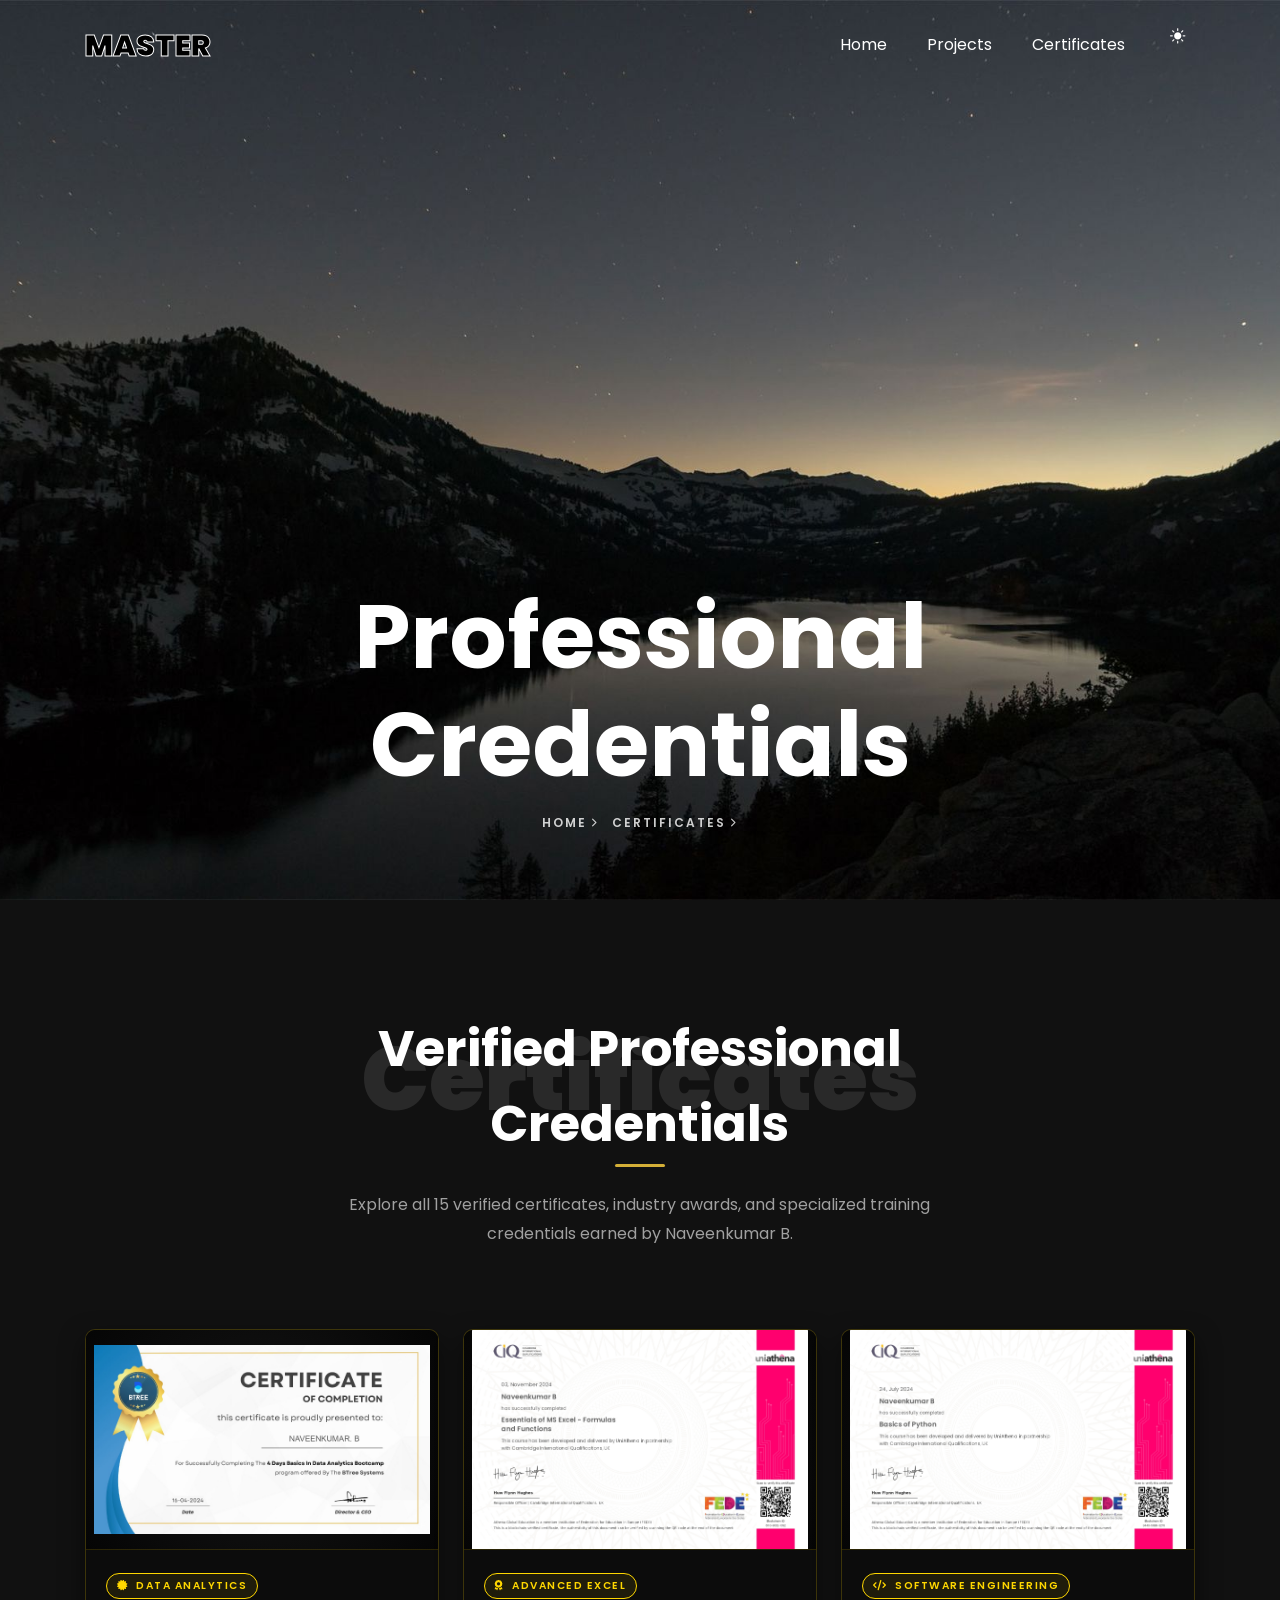
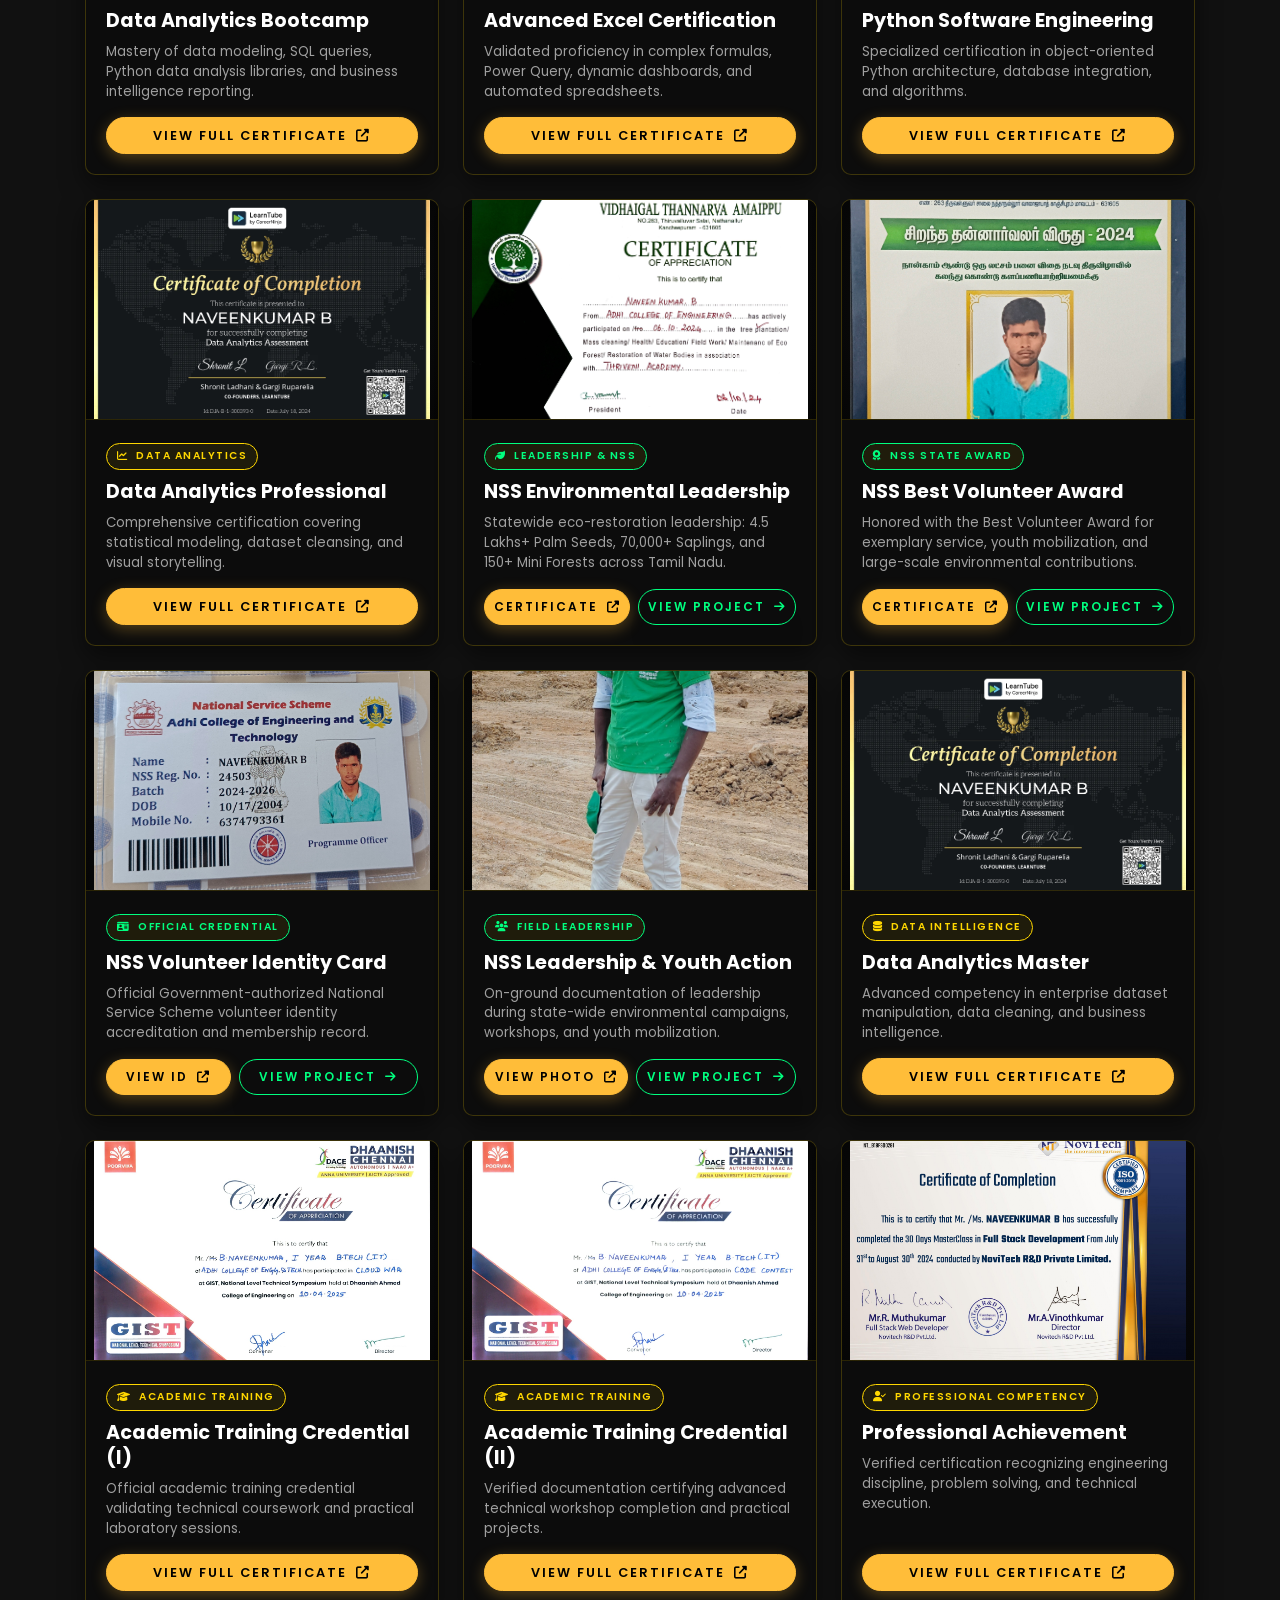
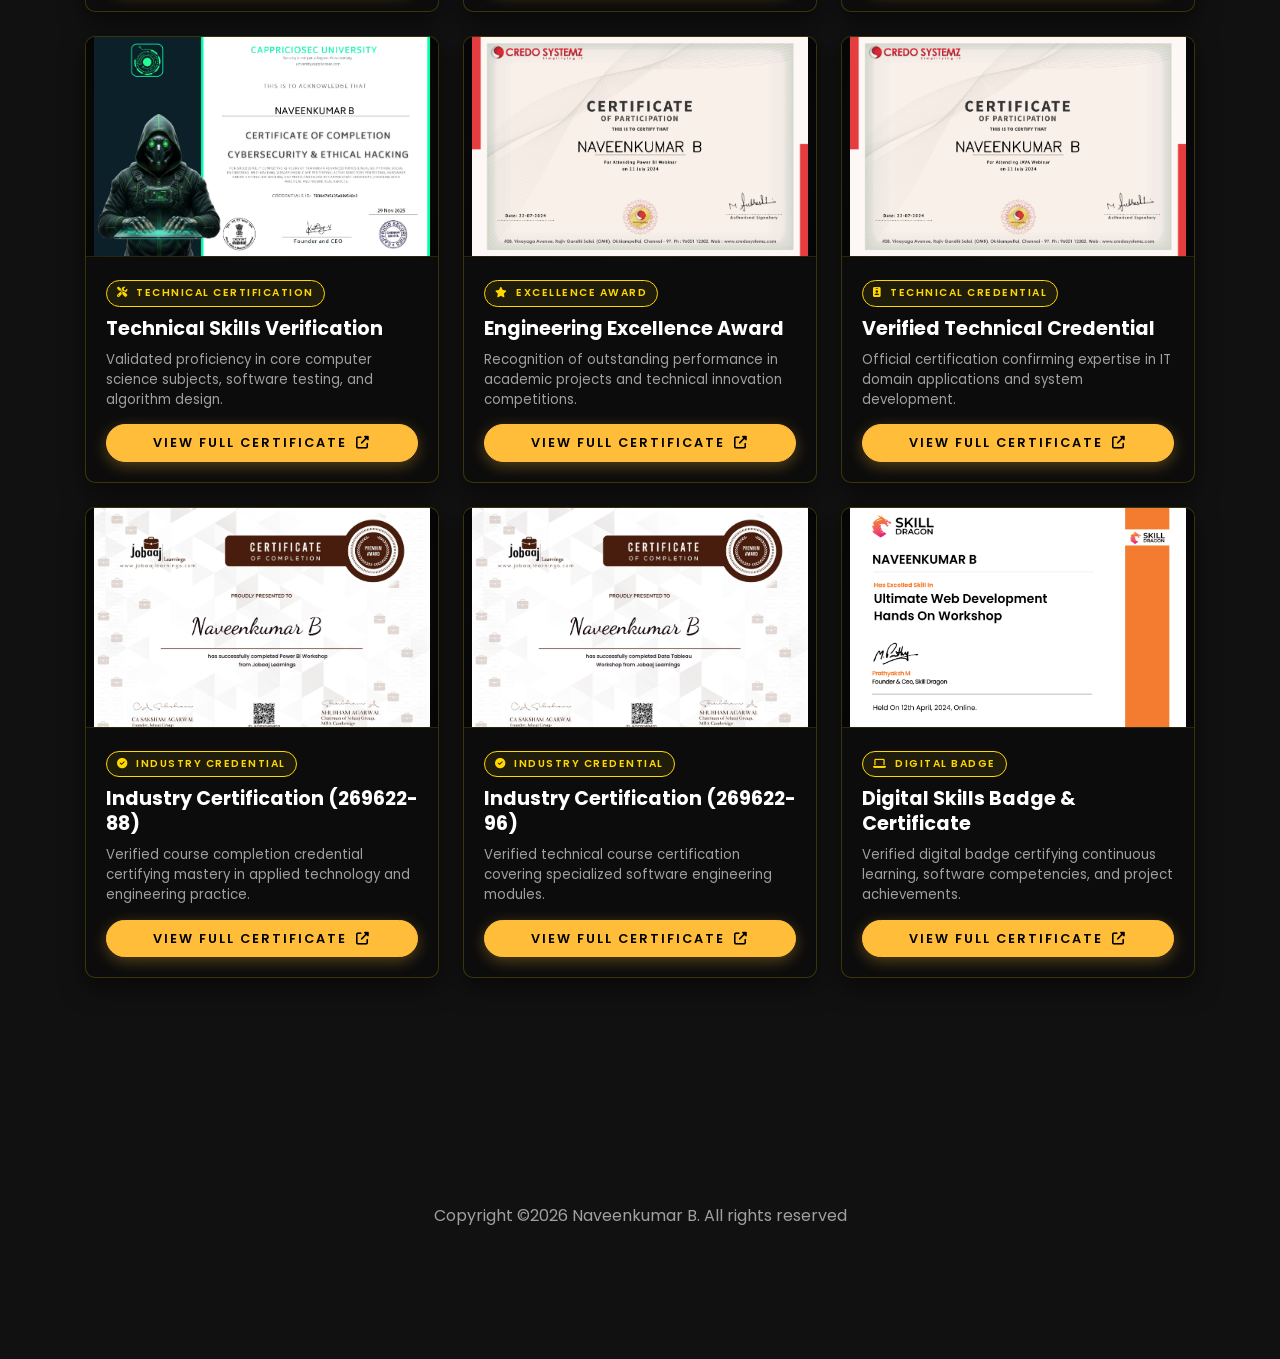
<file: certificates.html>
<!DOCTYPE html>
<html lang="en">

<head>
	<title>Certificates &amp; Credentials - Naveenkumar B</title>
	<meta charset="utf-8">
	<meta name="viewport" content="width=device-width, initial-scale=1, shrink-to-fit=no">
	<link href="https://fonts.googleapis.com/css?family=Poppins:100,200,300,400,500,600,700,800,900" rel="stylesheet">
	<link rel="stylesheet" href="css/open-iconic-bootstrap.min.css">
	<link rel="stylesheet" href="css/animate.css">
	<link rel="stylesheet" href="css/owl.carousel.min.css">
	<link rel="stylesheet" href="css/owl.theme.default.min.css">
	<link rel="stylesheet" href="css/magnific-popup.css">
	<link rel="stylesheet" href="css/aos.css">
	<link rel="stylesheet" href="css/ionicons.min.css">
	<link rel="stylesheet" href="css/flaticon.css">
	<link rel="stylesheet" href="css/icomoon.css">
	<link rel="stylesheet" href="css/style.css">
	<link rel="stylesheet" href="https://cdnjs.cloudflare.com/ajax/libs/font-awesome/6.5.1/css/all.min.css">

	<style>
		:root {
			--gold-accent: #FFD700;
		}
		.cert-gallery-grid {
			display: grid;
			grid-template-columns: repeat(3, 1fr);
			gap: 24px;
			margin-top: 30px;
		}
		@media (max-width: 1100px) { .cert-gallery-grid { grid-template-columns: repeat(2, 1fr); } }
		@media (max-width: 768px) { .cert-gallery-grid { grid-template-columns: 1fr; } }
		.cert-pro-card {
			background: rgba(12, 12, 12, 0.85);
			border: 1px solid rgba(255, 215, 0, 0.2);
			border-radius: 10px;
			overflow: hidden;
			backdrop-filter: blur(15px);
			transition: all 0.4s cubic-bezier(0.16, 1, 0.3, 1);
			display: flex;
			flex-direction: column;
			justify-content: space-between;
			box-shadow: 0 10px 25px rgba(0, 0, 0, 0.5);
		}
		.cert-pro-card:hover {
			border-color: rgba(255, 215, 0, 0.5);
			transform: translateY(-5px);
			box-shadow: 0 15px 35px rgba(0, 0, 0, 0.7), 0 0 20px rgba(255, 215, 0, 0.15);
		}
		.cert-img-container {
			position: relative;
			height: 220px;
			overflow: hidden;
			background: radial-gradient(circle at center, #151515 0%, #050505 100%);
			display: flex;
			align-items: center;
			justify-content: center;
			border-bottom: 1px solid rgba(255, 215, 0, 0.15);
			padding: 8px;
		}
		.cert-img-container img {
			max-width: 100%;
			max-height: 100%;
			width: auto;
			height: auto;
			object-fit: contain;
			transition: transform 0.5s ease;
		}
		.cert-pro-card:hover .cert-img-container img {
			transform: scale(1.04);
		}
		.cert-card-body {
			padding: 20px;
			display: flex;
			flex-direction: column;
			justify-content: space-between;
			flex-grow: 1;
		}
		.cert-cat-pill {
			display: inline-block;
			padding: 3px 10px;
			background: rgba(255, 215, 0, 0.08);
			border: 1px solid var(--gold-accent);
			color: var(--gold-accent);
			border-radius: 20px;
			font-size: 0.65rem;
			text-transform: uppercase;
			letter-spacing: 1.5px;
			margin-bottom: 10px;
			font-weight: 600;
		}
		.cert-card-title {
			font-size: 1.2rem;
			font-weight: 700;
			color: #FFF;
			margin-bottom: 8px;
			line-height: 1.3;
		}
		.cert-card-desc {
			color: #AAA;
			font-size: 0.83rem;
			line-height: 1.5;
			margin-bottom: 15px;
		}
	</style>
</head>

<body data-spy="scroll" data-target=".site-navbar-target" data-offset="300">

	<nav class="navbar navbar-expand-lg navbar-dark ftco_navbar ftco-navbar-light site-navbar-target" id="ftco-navbar">
		<div class="container">
			<a class="navbar-brand" href="index.html">MASTER</a>
			<button class="navbar-toggler js-fh5co-nav-toggle fh5co-nav-toggle" type="button" data-toggle="collapse"
				data-target="#ftco-nav" aria-controls="ftco-nav" aria-expanded="false" aria-label="Toggle navigation">
				<span class="oi oi-menu"></span> Menu
			</button>
			<div class="collapse navbar-collapse" id="ftco-nav">
				<ul class="navbar-nav nav ml-auto">
					<li class="nav-item"><a href="index.html#home-section" class="nav-link"><span>Home</span></a></li>
					<li class="nav-item"><a href="projects.html" class="nav-link"><span>Projects</span></a></li>
					<li class="nav-item active"><a href="#" class="nav-link"><span>Certificates</span></a></li>
					<li class="nav-item">
						<div class="theme-switch-wrapper">
							<button id="theme-toggle-btn" class="theme-switch-btn" title="Toggle Theme">
								<span id="theme-icon" class="ion-ios-sunny"></span>
							</button>
						</div>
					</li>
				</ul>
			</div>
		</div>
	</nav>

	<section class="hero-wrap js-fullheight" style="background-image: url('images/bg_1.jpg');"
		data-stellar-background-ratio="0.5">
		<div class="overlay"></div>
		<div class="container">
			<div class="row no-gutters slider-text js-fullheight align-items-end justify-content-center">
				<div class="col-md-9 ftco-animate pb-5 text-center">
					<h1 class="mb-3 bread">Professional Credentials</h1>
					<p class="breadcrumbs"><span class="mr-2"><a href="index.html">Home <i
									class="ion-ios-arrow-forward"></i></a></span> <span>Certificates <i
								class="ion-ios-arrow-forward"></i></span></p>
				</div>
			</div>
		</div>
	</section>

	<section class="ftco-section">
		<div class="container">
			<div class="row justify-content-center mb-5 pb-3">
				<div class="col-md-7 heading-section text-center ftco-animate">
					<h1 class="big big-2">Certificates</h1>
					<h2 class="mb-4">Verified Professional Credentials</h2>
					<p>Explore all 15 verified certificates, industry awards, and specialized training credentials earned by Naveenkumar B.</p>
				</div>
			</div>

			<div class="cert-gallery-grid ftco-animate">
				<!-- Certificate 01: Data Analytics Bootcamp -->
				<div class="cert-pro-card">
					<div class="cert-img-container">
						<a href="images/CERTIFICATES/Data Analytics Bootcamp Certificate_page-0001.jpg" class="image-popup">
							<img src="images/CERTIFICATES/Data Analytics Bootcamp Certificate_page-0001.jpg" alt="Data Analytics Bootcamp Certificate">
						</a>
					</div>
					<div class="cert-card-body">
						<div>
							<div class="cert-cat-pill"><i class="fas fa-certificate mr-1"></i> Data Analytics</div>
							<h3 class="cert-card-title">Data Analytics Bootcamp</h3>
							<p class="cert-card-desc">Mastery of data modeling, SQL queries, Python data analysis libraries, and business intelligence reporting.</p>
						</div>
						<a href="images/CERTIFICATES/Data Analytics Bootcamp Certificate_page-0001.jpg" target="_blank" class="btn btn-primary py-2 px-3 w-100" style="font-size: 0.8rem;">
							View Full Certificate <i class="fas fa-external-link-alt ml-1"></i>
						</a>
					</div>
				</div>

				<!-- Certificate 02: Advanced Excel -->
				<div class="cert-pro-card">
					<div class="cert-img-container">
						<a href="images/CERTIFICATES/NAVEENKUMAR_excel_page-0001.jpg" class="image-popup">
							<img src="images/CERTIFICATES/NAVEENKUMAR_excel_page-0001.jpg" alt="Advanced Excel Certification">
						</a>
					</div>
					<div class="cert-card-body">
						<div>
							<div class="cert-cat-pill"><i class="fas fa-award mr-1"></i> Advanced Excel</div>
							<h3 class="cert-card-title">Advanced Excel Certification</h3>
							<p class="cert-card-desc">Validated proficiency in complex formulas, Power Query, dynamic dashboards, and automated spreadsheets.</p>
						</div>
						<a href="images/CERTIFICATES/NAVEENKUMAR_excel_page-0001.jpg" target="_blank" class="btn btn-primary py-2 px-3 w-100" style="font-size: 0.8rem;">
							View Full Certificate <i class="fas fa-external-link-alt ml-1"></i>
						</a>
					</div>
				</div>

				<!-- Certificate 03: Python Software Engineering -->
				<div class="cert-pro-card">
					<div class="cert-img-container">
						<a href="images/CERTIFICATES/Naveenkumar_CR641_certificate_page-0001.jpg" class="image-popup">
							<img src="images/CERTIFICATES/Naveenkumar_CR641_certificate_page-0001.jpg" alt="Python Engineering Certificate">
						</a>
					</div>
					<div class="cert-card-body">
						<div>
							<div class="cert-cat-pill"><i class="fas fa-code mr-1"></i> Software Engineering</div>
							<h3 class="cert-card-title">Python Software Engineering</h3>
							<p class="cert-card-desc">Specialized certification in object-oriented Python architecture, database integration, and algorithms.</p>
						</div>
						<a href="images/CERTIFICATES/Naveenkumar_CR641_certificate_page-0001.jpg" target="_blank" class="btn btn-primary py-2 px-3 w-100" style="font-size: 0.8rem;">
							View Full Certificate <i class="fas fa-external-link-alt ml-1"></i>
						</a>
					</div>
				</div>

				<!-- Certificate 04: Data Analytics Professional -->
				<div class="cert-pro-card">
					<div class="cert-img-container">
						<a href="images/CERTIFICATES/NAVEENKUMAR-Data Analytics_Certificate_page-0001.jpg" class="image-popup">
							<img src="images/CERTIFICATES/NAVEENKUMAR-Data Analytics_Certificate_page-0001.jpg" alt="Data Analytics Professional">
						</a>
					</div>
					<div class="cert-card-body">
						<div>
							<div class="cert-cat-pill"><i class="fas fa-chart-line mr-1"></i> Data Analytics</div>
							<h3 class="cert-card-title">Data Analytics Professional</h3>
							<p class="cert-card-desc">Comprehensive certification covering statistical modeling, dataset cleansing, and visual storytelling.</p>
						</div>
						<a href="images/CERTIFICATES/NAVEENKUMAR-Data Analytics_Certificate_page-0001.jpg" target="_blank" class="btn btn-primary py-2 px-3 w-100" style="font-size: 0.8rem;">
							View Full Certificate <i class="fas fa-external-link-alt ml-1"></i>
						</a>
					</div>
				</div>

				<!-- Certificate 05: NSS Environmental Leadership -->
				<div class="cert-pro-card">
					<div class="cert-img-container">
						<a href="images/CERTIFICATES/NSS_PLANTING.jpg" class="image-popup" title="NSS Environmental Leadership Award">
							<img src="images/CERTIFICATES/NSS_PLANTING.jpg" alt="NSS Leadership Award">
						</a>
					</div>
					<div class="cert-card-body">
						<div>
							<div class="cert-cat-pill" style="border-color: #00FF7F; color: #00FF7F;"><i class="fas fa-leaf mr-1"></i> Leadership &amp; NSS</div>
							<h3 class="cert-card-title">NSS Environmental Leadership</h3>
							<p class="cert-card-desc">Statewide eco-restoration leadership: 4.5 Lakhs+ Palm Seeds, 70,000+ Saplings, and 150+ Mini Forests across Tamil Nadu.</p>
						</div>
						<div class="d-flex gap-2" style="gap: 8px;">
							<a href="images/CERTIFICATES/NSS_PLANTING.jpg" target="_blank" class="btn btn-primary py-2 px-2 flex-fill" style="font-size: 0.75rem;">
								Certificate <i class="fas fa-external-link-alt ml-1"></i>
							</a>
							<a href="project-nss.html" class="btn btn-outline py-2 px-2 flex-fill" style="font-size: 0.75rem; border-color: #00FF7F; color: #00FF7F;">
								View Project <i class="fas fa-arrow-right ml-1"></i>
							</a>
						</div>
					</div>
				</div>

				<!-- Certificate 05B: NSS Best Volunteer Award -->
				<div class="cert-pro-card">
					<div class="cert-img-container">
						<a href="images/CERTIFICATES/best_volenter_award.jpg" class="image-popup" title="NSS Best Volunteer Award">
							<img src="images/CERTIFICATES/best_volenter_award.jpg" alt="NSS Best Volunteer Award">
						</a>
					</div>
					<div class="cert-card-body">
						<div>
							<div class="cert-cat-pill" style="border-color: #00FF7F; color: #00FF7F;"><i class="fas fa-award mr-1"></i> NSS State Award</div>
							<h3 class="cert-card-title">NSS Best Volunteer Award</h3>
							<p class="cert-card-desc">Honored with the Best Volunteer Award for exemplary service, youth mobilization, and large-scale environmental contributions.</p>
						</div>
						<div class="d-flex gap-2" style="gap: 8px;">
							<a href="images/CERTIFICATES/best_volenter_award.jpg" target="_blank" class="btn btn-primary py-2 px-2 flex-fill" style="font-size: 0.75rem;">
								Certificate <i class="fas fa-external-link-alt ml-1"></i>
							</a>
							<a href="project-nss.html" class="btn btn-outline py-2 px-2 flex-fill" style="font-size: 0.75rem; border-color: #00FF7F; color: #00FF7F;">
								View Project <i class="fas fa-arrow-right ml-1"></i>
							</a>
						</div>
					</div>
				</div>

				<!-- Certificate 05C: Official NSS Volunteer ID Card -->
				<div class="cert-pro-card">
					<div class="cert-img-container">
						<a href="images/CERTIFICATES/nss_id_card.jpg" class="image-popup" title="Official NSS Volunteer Identity Card & Accreditation">
							<img src="images/CERTIFICATES/nss_id_card.jpg" alt="Official NSS Volunteer Identity Card">
						</a>
					</div>
					<div class="cert-card-body">
						<div>
							<div class="cert-cat-pill" style="border-color: #00FF7F; color: #00FF7F;"><i class="fas fa-id-card mr-1"></i> Official Credential</div>
							<h3 class="cert-card-title">NSS Volunteer Identity Card</h3>
							<p class="cert-card-desc">Official Government-authorized National Service Scheme volunteer identity accreditation and membership record.</p>
						</div>
						<div class="d-flex gap-2" style="gap: 8px;">
							<a href="images/CERTIFICATES/nss_id_card.jpg" target="_blank" class="btn btn-primary py-2 px-2 flex-fill" style="font-size: 0.75rem;">
								View ID <i class="fas fa-external-link-alt ml-1"></i>
							</a>
							<a href="project-nss.html" class="btn btn-outline py-2 px-2 flex-fill" style="font-size: 0.75rem; border-color: #00FF7F; color: #00FF7F;">
								View Project <i class="fas fa-arrow-right ml-1"></i>
							</a>
						</div>
					</div>
				</div>

				<!-- Certificate 05D: NSS Field Leadership Action -->
				<div class="cert-pro-card">
					<div class="cert-img-container">
						<a href="images/CERTIFICATES/nss_my_image.jpg" class="image-popup" title="NSS Field Leadership & Social Impact Action">
							<img src="images/CERTIFICATES/nss_my_image.jpg" alt="NSS Field Leadership in Action">
						</a>
					</div>
					<div class="cert-card-body">
						<div>
							<div class="cert-cat-pill" style="border-color: #00FF7F; color: #00FF7F;"><i class="fas fa-users mr-1"></i> Field Leadership</div>
							<h3 class="cert-card-title">NSS Leadership &amp; Youth Action</h3>
							<p class="cert-card-desc">On-ground documentation of leadership during state-wide environmental campaigns, workshops, and youth mobilization.</p>
						</div>
						<div class="d-flex gap-2" style="gap: 8px;">
							<a href="images/CERTIFICATES/nss_my_image.jpg" target="_blank" class="btn btn-primary py-2 px-2 flex-fill" style="font-size: 0.75rem;">
								View Photo <i class="fas fa-external-link-alt ml-1"></i>
							</a>
							<a href="project-nss.html" class="btn btn-outline py-2 px-2 flex-fill" style="font-size: 0.75rem; border-color: #00FF7F; color: #00FF7F;">
								View Project <i class="fas fa-arrow-right ml-1"></i>
							</a>
						</div>
					</div>
				</div>

				<!-- Certificate 06: Data Analytics Master -->
				<div class="cert-pro-card">
					<div class="cert-img-container">
						<a href="images/CERTIFICATES/Data Analytics_Certificate_page-0001.jpg" class="image-popup">
							<img src="images/CERTIFICATES/Data Analytics_Certificate_page-0001.jpg" alt="Data Analytics Master Certificate">
						</a>
					</div>
					<div class="cert-card-body">
						<div>
							<div class="cert-cat-pill"><i class="fas fa-database mr-1"></i> Data Intelligence</div>
							<h3 class="cert-card-title">Data Analytics Master</h3>
							<p class="cert-card-desc">Advanced competency in enterprise dataset manipulation, data cleaning, and business intelligence.</p>
						</div>
						<a href="images/CERTIFICATES/Data Analytics_Certificate_page-0001.jpg" target="_blank" class="btn btn-primary py-2 px-3 w-100" style="font-size: 0.8rem;">
							View Full Certificate <i class="fas fa-external-link-alt ml-1"></i>
						</a>
					</div>
				</div>

				<!-- Certificate 07: Academic Training Part 1 -->
				<div class="cert-pro-card">
					<div class="cert-img-container">
						<a href="images/CERTIFICATES/Adobe Scan 15-Apr-2025_page-0001.jpg" class="image-popup">
							<img src="images/CERTIFICATES/Adobe Scan 15-Apr-2025_page-0001.jpg" alt="Academic Training Certificate 1">
						</a>
					</div>
					<div class="cert-card-body">
						<div>
							<div class="cert-cat-pill"><i class="fas fa-graduation-cap mr-1"></i> Academic Training</div>
							<h3 class="cert-card-title">Academic Training Credential (I)</h3>
							<p class="cert-card-desc">Official academic training credential validating technical coursework and practical laboratory sessions.</p>
						</div>
						<a href="images/CERTIFICATES/Adobe Scan 15-Apr-2025_page-0001.jpg" target="_blank" class="btn btn-primary py-2 px-3 w-100" style="font-size: 0.8rem;">
							View Full Certificate <i class="fas fa-external-link-alt ml-1"></i>
						</a>
					</div>
				</div>

				<!-- Certificate 08: Academic Training Part 2 -->
				<div class="cert-pro-card">
					<div class="cert-img-container">
						<a href="images/CERTIFICATES/Adobe Scan 15-Apr-2025_page-0002.jpg" class="image-popup">
							<img src="images/CERTIFICATES/Adobe Scan 15-Apr-2025_page-0002.jpg" alt="Academic Training Certificate 2">
						</a>
					</div>
					<div class="cert-card-body">
						<div>
							<div class="cert-cat-pill"><i class="fas fa-graduation-cap mr-1"></i> Academic Training</div>
							<h3 class="cert-card-title">Academic Training Credential (II)</h3>
							<p class="cert-card-desc">Verified documentation certifying advanced technical workshop completion and practical projects.</p>
						</div>
						<a href="images/CERTIFICATES/Adobe Scan 15-Apr-2025_page-0002.jpg" target="_blank" class="btn btn-primary py-2 px-3 w-100" style="font-size: 0.8rem;">
							View Full Certificate <i class="fas fa-external-link-alt ml-1"></i>
						</a>
					</div>
				</div>

				<!-- Certificate 09: Professional Achievement -->
				<div class="cert-pro-card">
					<div class="cert-img-container">
						<a href="images/CERTIFICATES/NAVEENKUMAR B_page-0001.jpg" class="image-popup">
							<img src="images/CERTIFICATES/NAVEENKUMAR B_page-0001.jpg" alt="Professional Achievement Certificate">
						</a>
					</div>
					<div class="cert-card-body">
						<div>
							<div class="cert-cat-pill"><i class="fas fa-user-check mr-1"></i> Professional Competency</div>
							<h3 class="cert-card-title">Professional Achievement</h3>
							<p class="cert-card-desc">Verified certification recognizing engineering discipline, problem solving, and technical execution.</p>
						</div>
						<a href="images/CERTIFICATES/NAVEENKUMAR B_page-0001.jpg" target="_blank" class="btn btn-primary py-2 px-3 w-100" style="font-size: 0.8rem;">
							View Full Certificate <i class="fas fa-external-link-alt ml-1"></i>
						</a>
					</div>
				</div>

				<!-- Certificate 10: Technical Skills Verification -->
				<div class="cert-pro-card">
					<div class="cert-img-container">
						<a href="images/CERTIFICATES/NAVEENKUMAR-B_page-0001.jpg" class="image-popup">
							<img src="images/CERTIFICATES/NAVEENKUMAR-B_page-0001.jpg" alt="Technical Skills Certificate">
						</a>
					</div>
					<div class="cert-card-body">
						<div>
							<div class="cert-cat-pill"><i class="fas fa-tools mr-1"></i> Technical Certification</div>
							<h3 class="cert-card-title">Technical Skills Verification</h3>
							<p class="cert-card-desc">Validated proficiency in core computer science subjects, software testing, and algorithm design.</p>
						</div>
						<a href="images/CERTIFICATES/NAVEENKUMAR-B_page-0001.jpg" target="_blank" class="btn btn-primary py-2 px-3 w-100" style="font-size: 0.8rem;">
							View Full Certificate <i class="fas fa-external-link-alt ml-1"></i>
						</a>
					</div>
				</div>

				<!-- Certificate 11: Engineering Excellence -->
				<div class="cert-pro-card">
					<div class="cert-img-container">
						<a href="images/CERTIFICATES/NAVEENKUMAR B (1).jpg" class="image-popup">
							<img src="images/CERTIFICATES/NAVEENKUMAR B (1).jpg" alt="Engineering Excellence Credential">
						</a>
					</div>
					<div class="cert-card-body">
						<div>
							<div class="cert-cat-pill"><i class="fas fa-star mr-1"></i> Excellence Award</div>
							<h3 class="cert-card-title">Engineering Excellence Award</h3>
							<p class="cert-card-desc">Recognition of outstanding performance in academic projects and technical innovation competitions.</p>
						</div>
						<a href="images/CERTIFICATES/NAVEENKUMAR B (1).jpg" target="_blank" class="btn btn-primary py-2 px-3 w-100" style="font-size: 0.8rem;">
							View Full Certificate <i class="fas fa-external-link-alt ml-1"></i>
						</a>
					</div>
				</div>

				<!-- Certificate 12: Verified Technical Credential -->
				<div class="cert-pro-card">
					<div class="cert-img-container">
						<a href="images/CERTIFICATES/NAVEENKUMAR B.jpg" class="image-popup">
							<img src="images/CERTIFICATES/NAVEENKUMAR B.jpg" alt="Verified Technical Credential">
						</a>
					</div>
					<div class="cert-card-body">
						<div>
							<div class="cert-cat-pill"><i class="fas fa-id-badge mr-1"></i> Technical Credential</div>
							<h3 class="cert-card-title">Verified Technical Credential</h3>
							<p class="cert-card-desc">Official certification confirming expertise in IT domain applications and system development.</p>
						</div>
						<a href="images/CERTIFICATES/NAVEENKUMAR B.jpg" target="_blank" class="btn btn-primary py-2 px-3 w-100" style="font-size: 0.8rem;">
							View Full Certificate <i class="fas fa-external-link-alt ml-1"></i>
						</a>
					</div>
				</div>

				<!-- Certificate 13: Industry Certification 88 -->
				<div class="cert-pro-card">
					<div class="cert-img-container">
						<a href="images/CERTIFICATES/certificate-269622-88-0.jpeg" class="image-popup">
							<img src="images/CERTIFICATES/certificate-269622-88-0.jpeg" alt="Industry Certification 88">
						</a>
					</div>
					<div class="cert-card-body">
						<div>
							<div class="cert-cat-pill"><i class="fas fa-check-circle mr-1"></i> Industry Credential</div>
							<h3 class="cert-card-title">Industry Certification (269622-88)</h3>
							<p class="cert-card-desc">Verified course completion credential certifying mastery in applied technology and engineering practice.</p>
						</div>
						<a href="images/CERTIFICATES/certificate-269622-88-0.jpeg" target="_blank" class="btn btn-primary py-2 px-3 w-100" style="font-size: 0.8rem;">
							View Full Certificate <i class="fas fa-external-link-alt ml-1"></i>
						</a>
					</div>
				</div>

				<!-- Certificate 14: Industry Certification 96 -->
				<div class="cert-pro-card">
					<div class="cert-img-container">
						<a href="images/CERTIFICATES/certificate-269622-96-0.jpeg" class="image-popup">
							<img src="images/CERTIFICATES/certificate-269622-96-0.jpeg" alt="Industry Certification 96">
						</a>
					</div>
					<div class="cert-card-body">
						<div>
							<div class="cert-cat-pill"><i class="fas fa-check-circle mr-1"></i> Industry Credential</div>
							<h3 class="cert-card-title">Industry Certification (269622-96)</h3>
							<p class="cert-card-desc">Verified technical course certification covering specialized software engineering modules.</p>
						</div>
						<a href="images/CERTIFICATES/certificate-269622-96-0.jpeg" target="_blank" class="btn btn-primary py-2 px-3 w-100" style="font-size: 0.8rem;">
							View Full Certificate <i class="fas fa-external-link-alt ml-1"></i>
						</a>
					</div>
				</div>

				<!-- Certificate 15: Digital Skills Badge & Certificate -->
				<div class="cert-pro-card">
					<div class="cert-img-container">
						<a href="images/CERTIFICATES/NAVEENKUMAR_B.png" class="image-popup">
							<img src="images/CERTIFICATES/NAVEENKUMAR_B.png" alt="Digital Badge Certificate">
						</a>
					</div>
					<div class="cert-card-body">
						<div>
							<div class="cert-cat-pill"><i class="fas fa-laptop mr-1"></i> Digital Badge</div>
							<h3 class="cert-card-title">Digital Skills Badge &amp; Certificate</h3>
							<p class="cert-card-desc">Verified digital badge certifying continuous learning, software competencies, and project achievements.</p>
						</div>
						<a href="images/CERTIFICATES/NAVEENKUMAR_B.png" target="_blank" class="btn btn-primary py-2 px-3 w-100" style="font-size: 0.8rem;">
							View Full Certificate <i class="fas fa-external-link-alt ml-1"></i>
						</a>
					</div>
				</div>
			</div>
		</div>
	</section>

	<footer class="ftco-footer ftco-section">
		<div class="container">
			<div class="row">
				<div class="col-md-12 text-center">
					<p>Copyright &copy;<script>document.write(new Date().getFullYear());</script> Naveenkumar B. All rights reserved</p>
				</div>
			</div>
		</div>
	</footer>

	<div id="ftco-loader" class="show fullscreen"><svg class="circular" width="48px" height="48px">
			<circle class="path-bg" cx="24" cy="24" r="22" fill="none" stroke-width="4" stroke="#eeeeee" />
			<circle class="path" cx="24" cy="24" r="22" fill="none" stroke-width="4" stroke-miterlimit="10"
				stroke="#F96D00" />
		</svg></div>

	<script src="js/jquery.min.js"></script>
	<script src="js/jquery-migrate-3.0.1.min.js"></script>
	<script src="js/popper.min.js"></script>
	<script src="js/bootstrap.min.js"></script>
	<script src="js/jquery.easing.1.3.js"></script>
	<script src="js/jquery.waypoints.min.js"></script>
	<script src="js/jquery.stellar.min.js"></script>
	<script src="js/owl.carousel.min.js"></script>
	<script src="js/jquery.magnific-popup.min.js"></script>
	<script src="js/aos.js"></script>
	<script src="js/jquery.animateNumber.min.js"></script>
	<script src="js/scrollax.min.js"></script>
	<script src="js/theme-toggle.js"></script>
	<script src="js/main.js"></script>

</body>

</html>
</file>
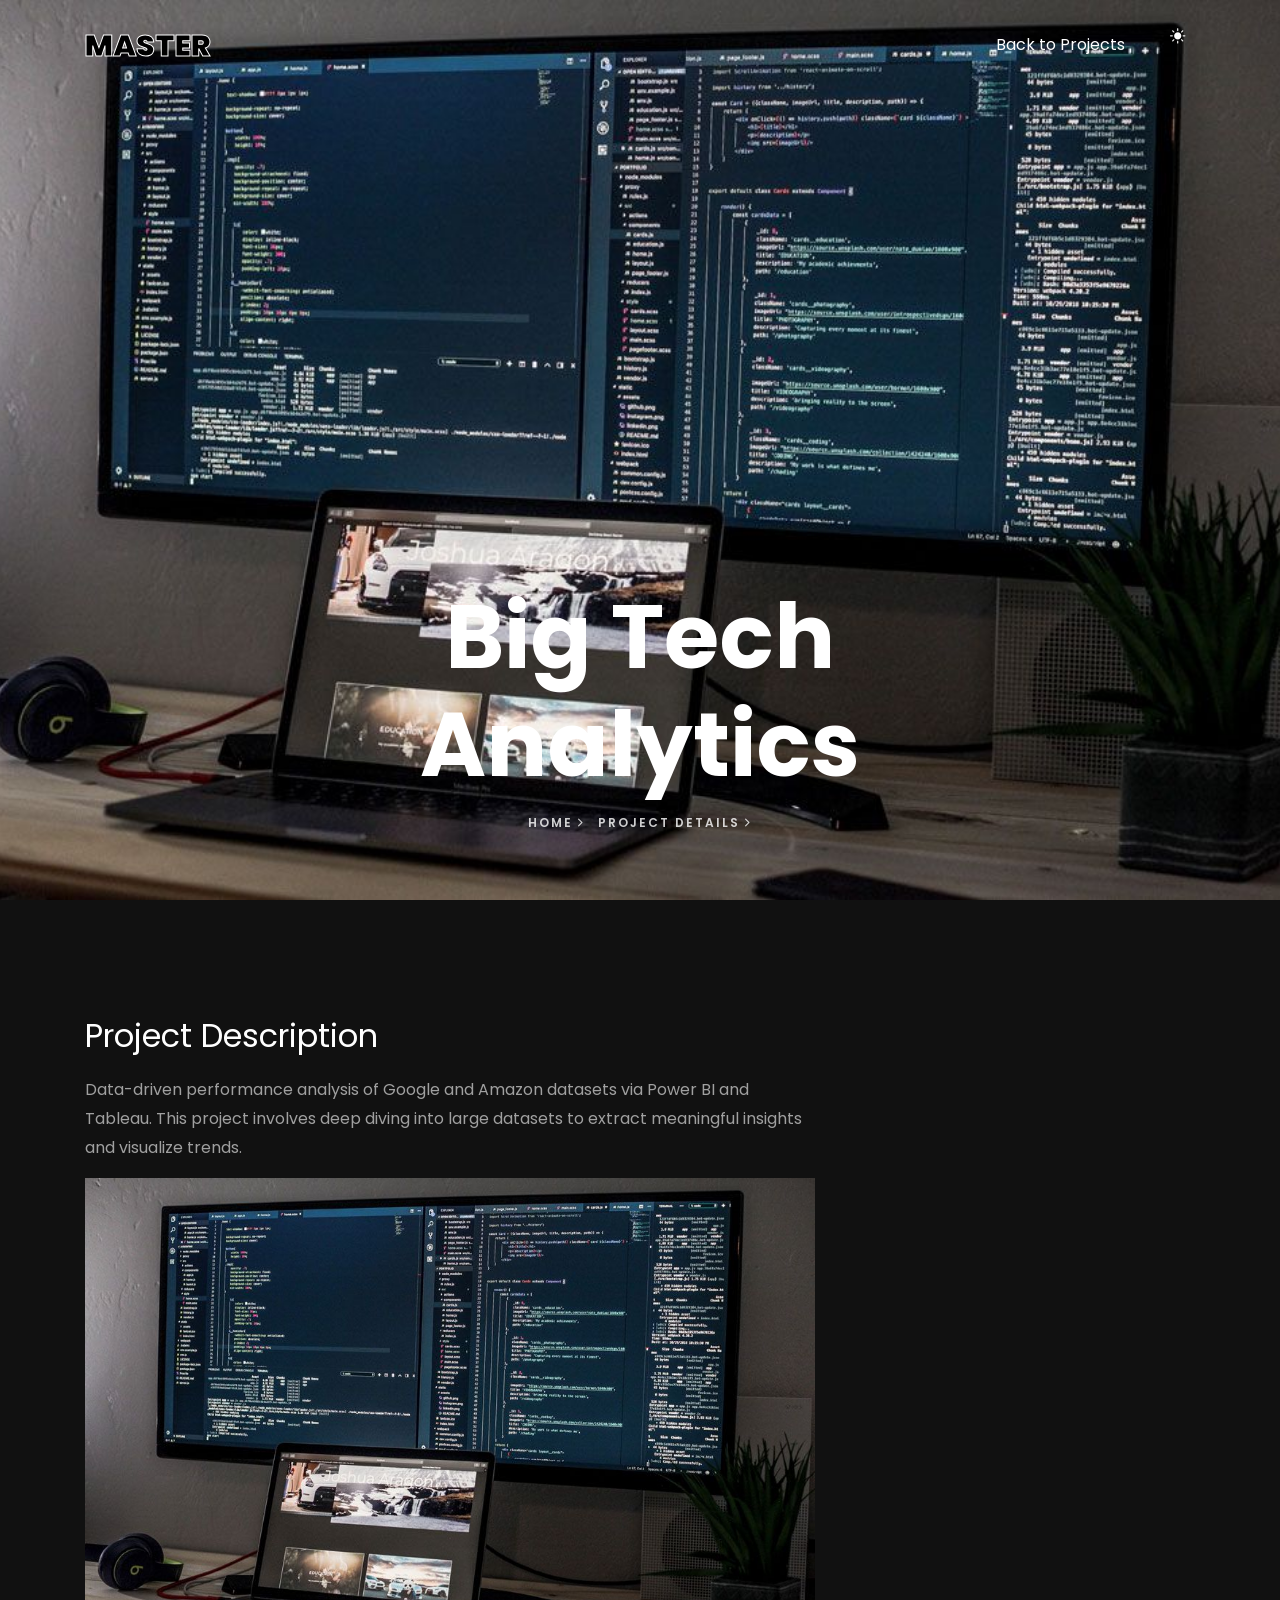
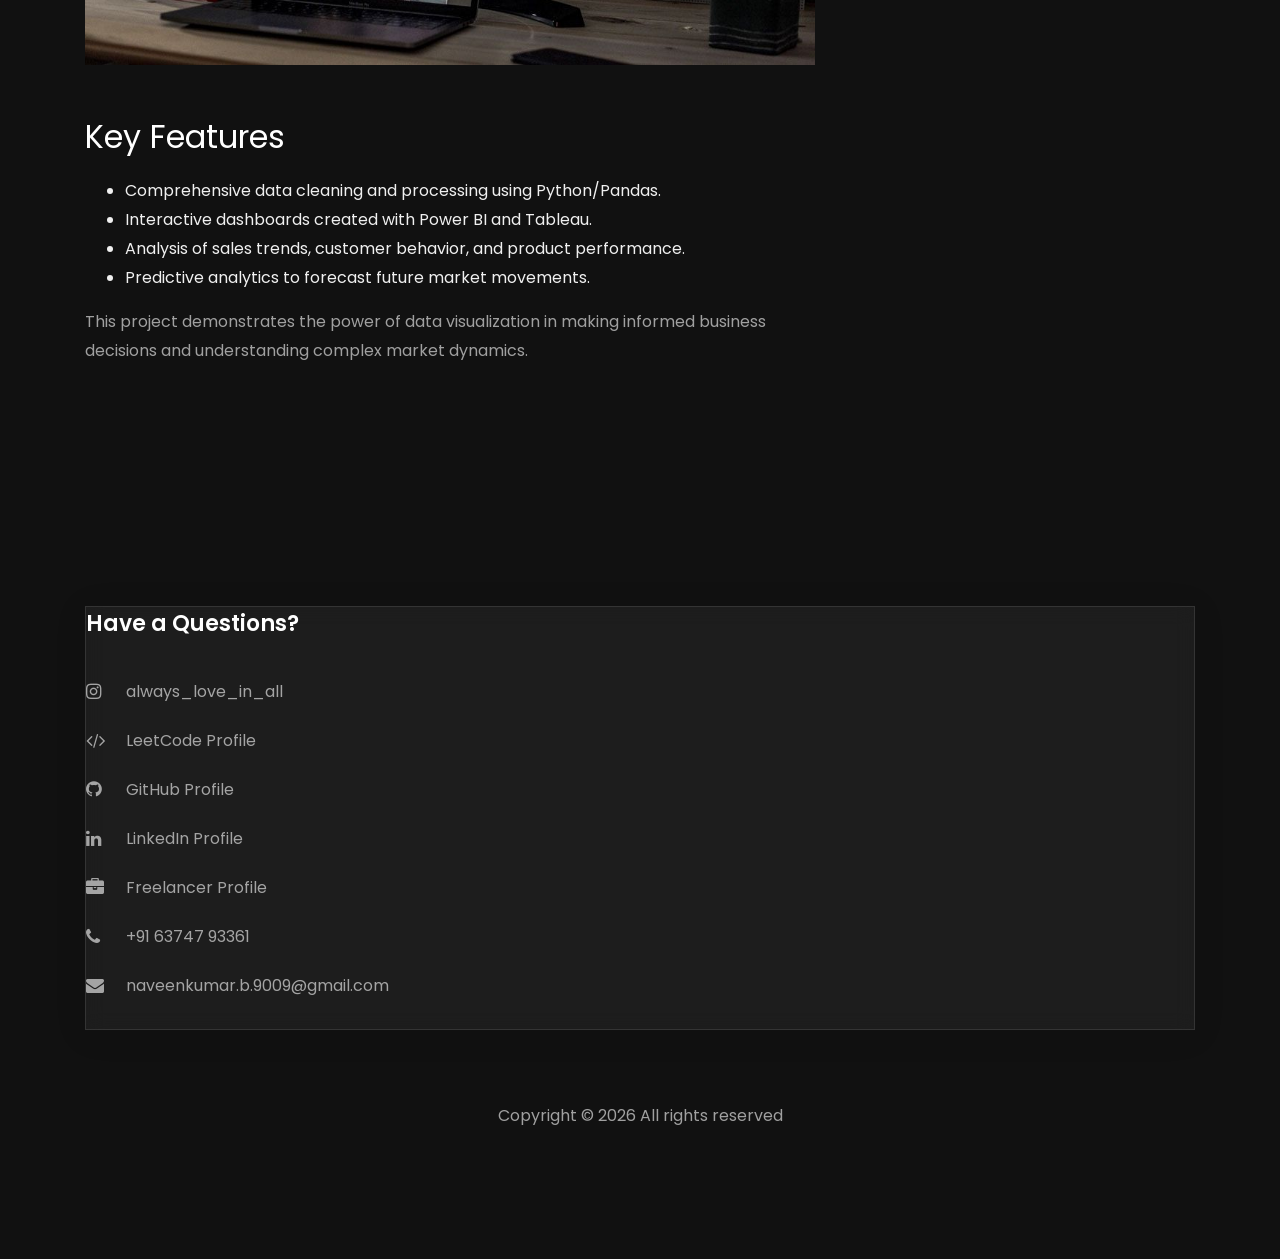
<file: project-analytics.html>
<!DOCTYPE html>
<html lang="en">

<head>
    <title>Big Tech Analytics - Project Details</title>
    <meta charset="utf-8">
    <meta name="viewport" content="width=device-width, initial-scale=1, shrink-to-fit=no">
    <link href="https://fonts.googleapis.com/css?family=Poppins:100,200,300,400,500,600,700,800,900" rel="stylesheet">
    <link rel="stylesheet" href="css/open-iconic-bootstrap.min.css">
    <link rel="stylesheet" href="css/animate.css">
    <link rel="stylesheet" href="css/owl.carousel.min.css">
    <link rel="stylesheet" href="css/owl.theme.default.min.css">
    <link rel="stylesheet" href="css/magnific-popup.css">
    <link rel="stylesheet" href="css/aos.css">
    <link rel="stylesheet" href="css/ionicons.min.css">
    <link rel="stylesheet" href="css/flaticon.css">
    <link rel="stylesheet" href="css/icomoon.css">
    <link rel="stylesheet" href="css/style.css">
</head>

<body data-spy="scroll" data-target=".site-navbar-target" data-offset="300">

    <nav class="navbar navbar-expand-lg navbar-dark ftco_navbar ftco-navbar-light site-navbar-target" id="ftco-navbar">
        <div class="container">
            <a class="navbar-brand" href="index.html">master</a>
            <button class="navbar-toggler js-fh5co-nav-toggle fh5co-nav-toggle" type="button" data-toggle="collapse"
                data-target="#ftco-nav" aria-controls="ftco-nav" aria-expanded="false" aria-label="Toggle navigation">
                <span class="oi oi-menu"></span> Menu
            </button>
            <div class="collapse navbar-collapse" id="ftco-nav">
                <ul class="navbar-nav nav ml-auto">
                    <li class="nav-item"><a href="index.html#projects-section" class="nav-link"><span>Back to
                                Projects</span></a></li>
                    <li class="nav-item">
                        <div class="theme-switch-wrapper">
                            <button id="theme-toggle-btn" class="theme-switch-btn" title="Toggle Theme">
                                <span id="theme-icon" class="ion-ios-sunny"></span>
                            </button>
                        </div>
                    </li>
                </ul>
            </div>
        </div>
    </nav>

    <section class="hero-wrap js-fullheight" style="background-image: url('images/image_1.jpg');"
        data-stellar-background-ratio="0.5">
        <div class="overlay"></div>
        <div class="container">
            <div class="row no-gutters slider-text js-fullheight align-items-end justify-content-center">
                <div class="col-md-9 ftco-animate pb-5 text-center">
                    <h1 class="mb-3 bread">Big Tech Analytics</h1>
                    <p class="breadcrumbs"><span class="mr-2"><a href="index.html">Home <i
                                    class="ion-ios-arrow-forward"></i></a></span> <span>Project Details <i
                                class="ion-ios-arrow-forward"></i></span></p>
                </div>
            </div>
        </div>
    </section>

    <section class="ftco-section">
        <div class="container">
            <div class="row">
                <div class="col-lg-8 ftco-animate">
                    <h2 class="mb-3">Project Description</h2>
                    <p>Data-driven performance analysis of Google and Amazon datasets via Power BI and Tableau. This
                        project involves deep diving into large datasets to extract meaningful insights and visualize
                        trends.</p>

                    <p>
                        <img src="images/image_1.jpg" alt="" class="img-fluid">
                    </p>

                    <h2 class="mb-3 mt-5">Key Features</h2>
                    <ul>
                        <li>Comprehensive data cleaning and processing using Python/Pandas.</li>
                        <li>Interactive dashboards created with Power BI and Tableau.</li>
                        <li>Analysis of sales trends, customer behavior, and product performance.</li>
                        <li>Predictive analytics to forecast future market movements.</li>
                    </ul>

                    <p>This project demonstrates the power of data visualization in making informed business decisions
                        and understanding complex market dynamics.</p>
                </div>
            </div>
        </div>
    </section>

    <footer class="ftco-footer ftco-section">
        <div class="container">
            <div class="row mb-5">
                <div class="col-md">
                    <div class="ftco-footer-widget mb-4">
                        <h2 class="ftco-heading-2">Have a Questions?</h2>
                        <div class="block-23 mb-3">
							<ul>
								<li><a href="https://www.instagram.com/always_love_in_all/?utm_source=qr&r=nametag" target="_blank"><span class="icon icon-instagram"></span><span class="text">always_love_in_all</span></a></li>
								<li><a href="https://leetcode.com/u/NAVEENKUMAR_SB/" target="_blank"><span class="icon icon-code"></span><span class="text">LeetCode Profile</span></a></li>
								<li><a href="https://github.com/SB-NAVEENKUMAR?tab=repositories" target="_blank"><span class="icon icon-github"></span><span class="text">GitHub Profile</span></a></li>
								<li><a href="https://www.linkedin.com/in/naveenkumar-sb-716315305?utm_source=share&utm_campaign=share_via&utm_content=profile&utm_medium=android_app" target="_blank"><span class="icon icon-linkedin"></span><span class="text">LinkedIn Profile</span></a></li>
								<li><a href="https://www.freelancer.com/u/naveenkumarb9009?sb=t" target="_blank"><span class="icon icon-briefcase"></span><span class="text">Freelancer Profile</span></a></li>
								<li><a href="#"><span class="icon icon-phone"></span><span class="text">+91 63747 93361</span></a></li>
								<li><a href="mailto:naveenkumar.b.9009@gmail.com"><span class="icon icon-envelope"></span><span class="text">naveenkumar.b.9009@gmail.com</span></a></li>
							</ul>
						</div>
                    </div>
                </div>
            </div>
            <div class="row">
                <div class="col-md-12 text-center">
                    <p>Copyright &copy;
                        <script>document.write(new Date().getFullYear());</script> All rights reserved
                    </p>
                </div>
            </div>
        </div>
    </footer>

    <div id="ftco-loader" class="show fullscreen"><svg class="circular" width="48px" height="48px">
            <circle class="path-bg" cx="24" cy="24" r="22" fill="none" stroke-width="4" stroke="#eeeeee" />
            <circle class="path" cx="24" cy="24" r="22" fill="none" stroke-width="4" stroke-miterlimit="10"
                stroke="#F96D00" />
        </svg></div>

    <script src="js/jquery.min.js"></script>
    <script src="js/jquery-migrate-3.0.1.min.js"></script>
    <script src="js/popper.min.js"></script>
    <script src="js/bootstrap.min.js"></script>
    <script src="js/jquery.easing.1.3.js"></script>
    <script src="js/jquery.waypoints.min.js"></script>
    <script src="js/jquery.stellar.min.js"></script>
    <script src="js/owl.carousel.min.js"></script>
    <script src="js/jquery.magnific-popup.min.js"></script>
    <script src="js/aos.js"></script>
    <script src="js/jquery.animateNumber.min.js"></script>
    <script src="js/scrollax.min.js"></script>
    <script src="js/theme-toggle.js"></script>
	<script src="js/main.js"></script>

</body>

</html>
</file>
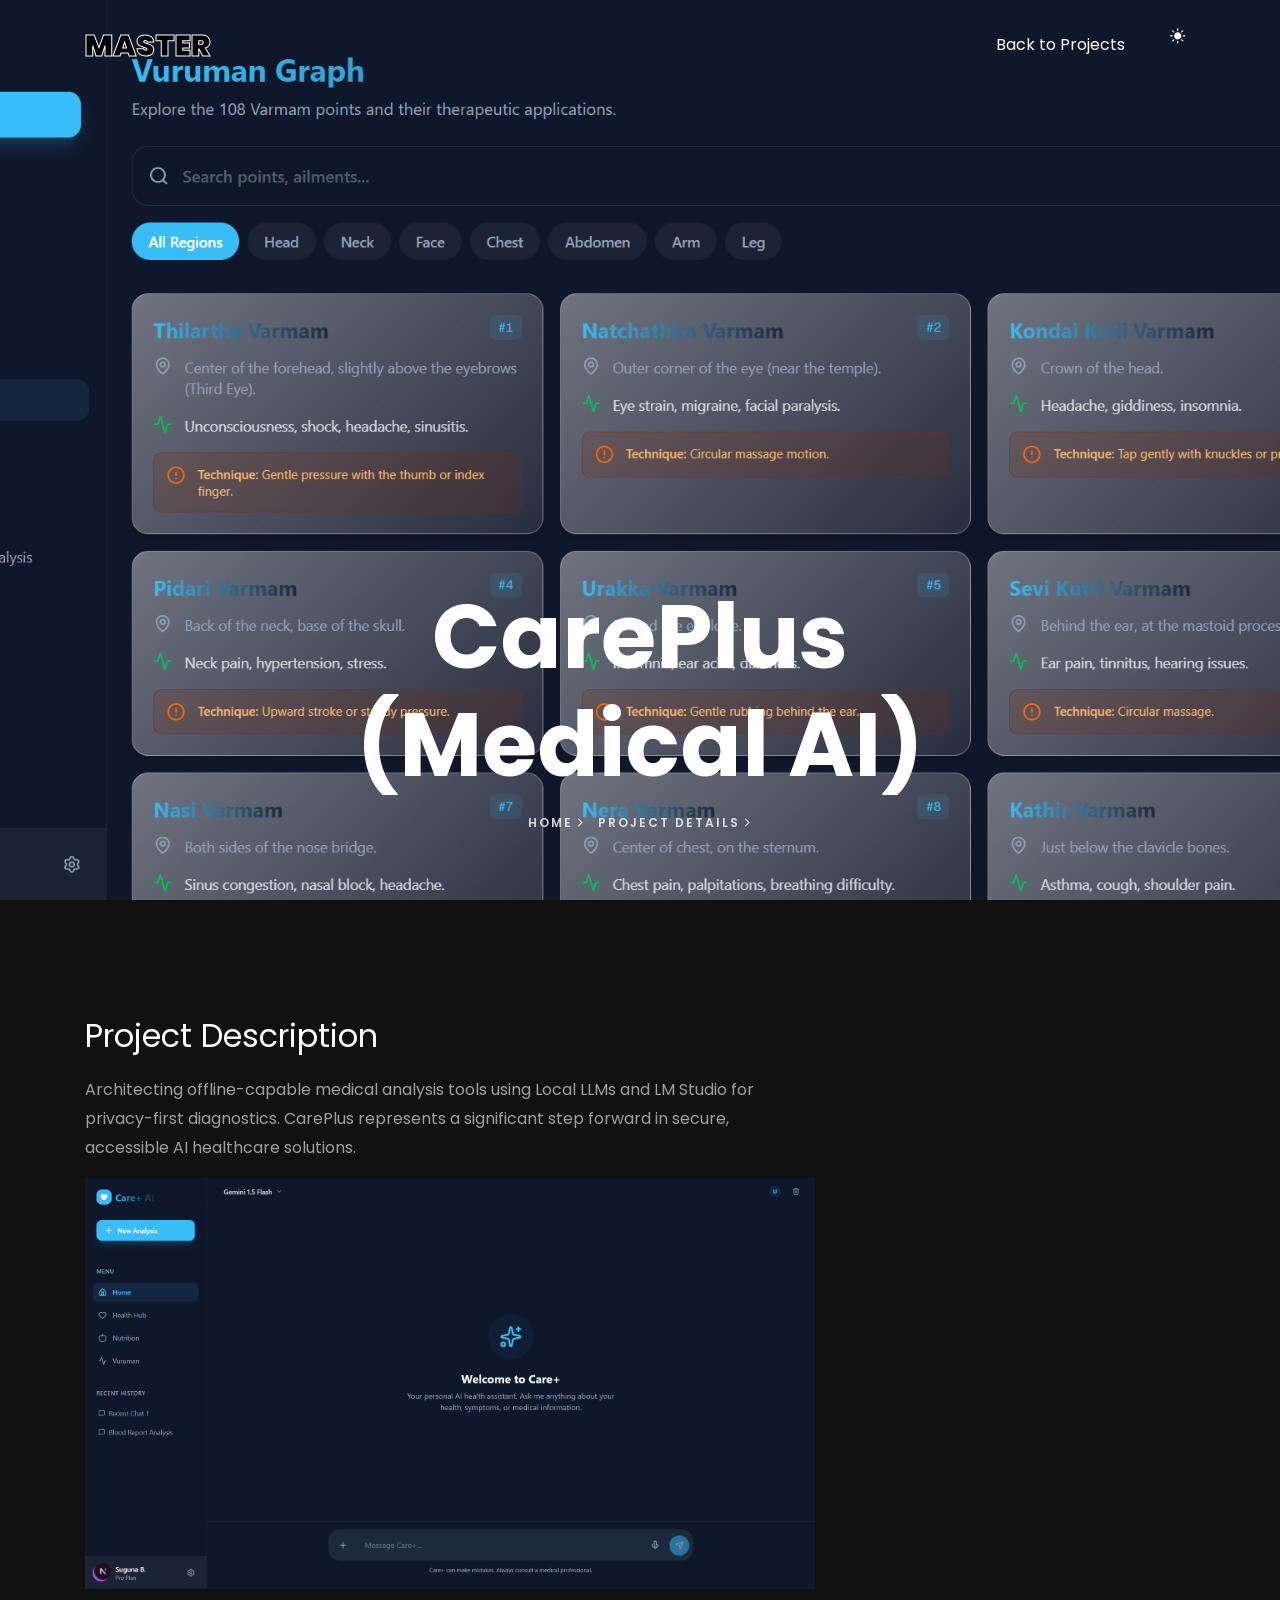
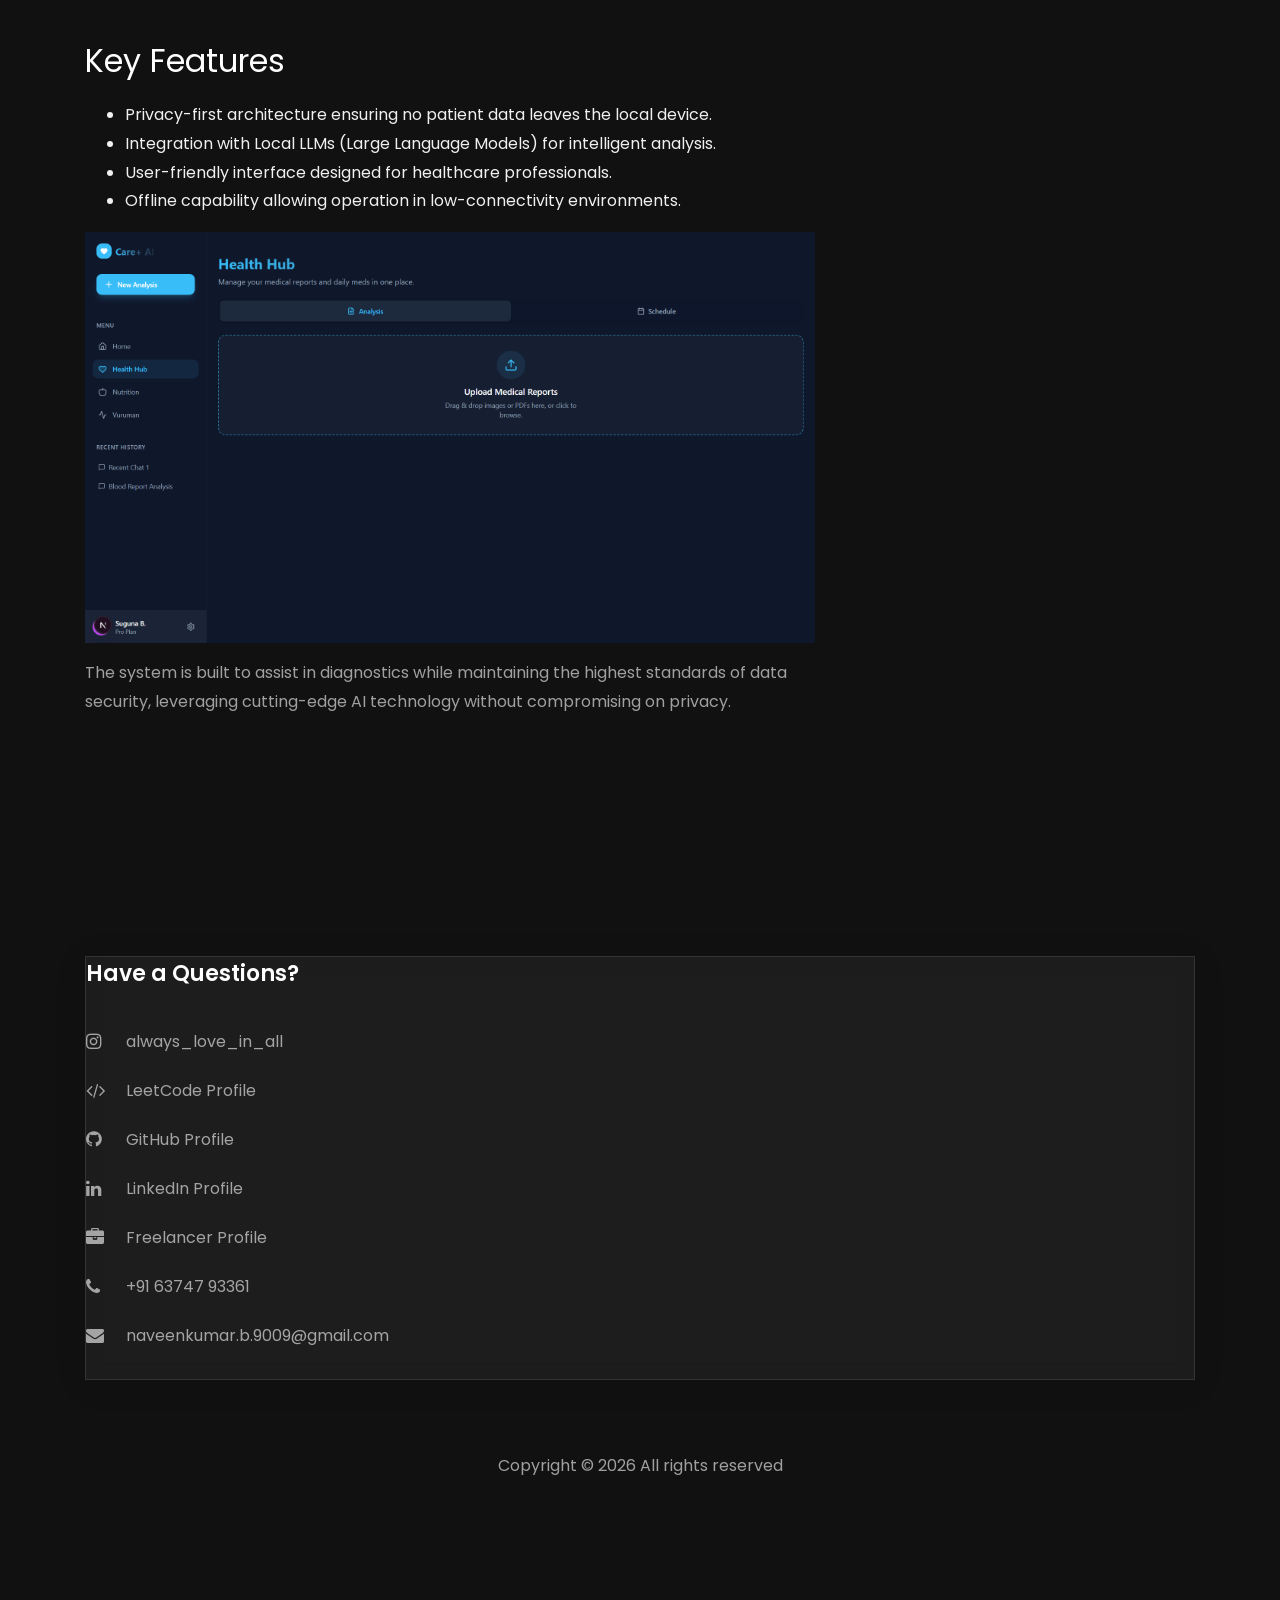
<file: project-careplus.html>
<!DOCTYPE html>
<html lang="en">

<head>
    <title>CarePlus - Project Details</title>
    <meta charset="utf-8">
    <meta name="viewport" content="width=device-width, initial-scale=1, shrink-to-fit=no">
    <link href="https://fonts.googleapis.com/css?family=Poppins:100,200,300,400,500,600,700,800,900" rel="stylesheet">
    <link rel="stylesheet" href="css/open-iconic-bootstrap.min.css">
    <link rel="stylesheet" href="css/animate.css">
    <link rel="stylesheet" href="css/owl.carousel.min.css">
    <link rel="stylesheet" href="css/owl.theme.default.min.css">
    <link rel="stylesheet" href="css/magnific-popup.css">
    <link rel="stylesheet" href="css/aos.css">
    <link rel="stylesheet" href="css/ionicons.min.css">
    <link rel="stylesheet" href="css/flaticon.css">
    <link rel="stylesheet" href="css/icomoon.css">
    <link rel="stylesheet" href="css/style.css">
</head>

<body data-spy="scroll" data-target=".site-navbar-target" data-offset="300">

    <nav class="navbar navbar-expand-lg navbar-dark ftco_navbar ftco-navbar-light site-navbar-target" id="ftco-navbar">
        <div class="container">
            <a class="navbar-brand" href="index.html">master</a>
            <button class="navbar-toggler js-fh5co-nav-toggle fh5co-nav-toggle" type="button" data-toggle="collapse"
                data-target="#ftco-nav" aria-controls="ftco-nav" aria-expanded="false" aria-label="Toggle navigation">
                <span class="oi oi-menu"></span> Menu
            </button>
            <div class="collapse navbar-collapse" id="ftco-nav">
                <ul class="navbar-nav nav ml-auto">
                    <li class="nav-item"><a href="index.html#projects-section" class="nav-link"><span>Back to
                                Projects</span></a></li>
                    <li class="nav-item">
                        <div class="theme-switch-wrapper">
                            <button id="theme-toggle-btn" class="theme-switch-btn" title="Toggle Theme">
                                <span id="theme-icon" class="ion-ios-sunny"></span>
                            </button>
                        </div>
                    </li>
                </ul>
            </div>
        </div>
    </nav>

    <section class="hero-wrap js-fullheight" style="background-image: url('images/VISUAL MANAGEMENT/CARE+/Screenshot (112).png');"
        data-stellar-background-ratio="0.5">
        <div class="overlay"></div>
        <div class="container">
            <div class="row no-gutters slider-text js-fullheight align-items-end justify-content-center">
                <div class="col-md-9 ftco-animate pb-5 text-center">
                    <h1 class="mb-3 bread">CarePlus (Medical AI)</h1>
                    <p class="breadcrumbs"><span class="mr-2"><a href="index.html">Home <i
                                    class="ion-ios-arrow-forward"></i></a></span> <span>Project Details <i
                                class="ion-ios-arrow-forward"></i></span></p>
                </div>
            </div>
        </div>
    </section>

    <section class="ftco-section">
        <div class="container">
            <div class="row">
                <div class="col-lg-8 ftco-animate">
                    <h2 class="mb-3">Project Description</h2>
                    <p>Architecting offline-capable medical analysis tools using Local LLMs and LM Studio for
                        privacy-first diagnostics. CarePlus represents a significant step forward in secure, accessible
                        AI healthcare solutions.</p>

                    <p>
                        <img src="images/VISUAL MANAGEMENT/CARE+/Screenshot (109).png" alt="" class="img-fluid">
                    </p>

                    <h2 class="mb-3 mt-5">Key Features</h2>
                    <ul>
                        <li>Privacy-first architecture ensuring no patient data leaves the local device.</li>
                        <li>Integration with Local LLMs (Large Language Models) for intelligent analysis.</li>
                        <li>User-friendly interface designed for healthcare professionals.</li>
                        <li>Offline capability allowing operation in low-connectivity environments.</li>
                    </ul>

                    <p>
                        <img src="images/VISUAL MANAGEMENT/CARE+/Screenshot (110).png" alt="" class="img-fluid">
                    </p>

                    <p>The system is built to assist in diagnostics while maintaining the highest standards of data
                        security, leveraging cutting-edge AI technology without compromising on privacy.</p>
                </div>
            </div>
        </div>
    </section>

    <footer class="ftco-footer ftco-section">
        <div class="container">
            <div class="row mb-5">
                <div class="col-md">
                    <div class="ftco-footer-widget mb-4">
                        <h2 class="ftco-heading-2">Have a Questions?</h2>
                        <div class="block-23 mb-3">
							<ul>
								<li><a href="https://www.instagram.com/always_love_in_all/?utm_source=qr&r=nametag" target="_blank"><span class="icon icon-instagram"></span><span class="text">always_love_in_all</span></a></li>
								<li><a href="https://leetcode.com/u/NAVEENKUMAR_SB/" target="_blank"><span class="icon icon-code"></span><span class="text">LeetCode Profile</span></a></li>
								<li><a href="https://github.com/SB-NAVEENKUMAR?tab=repositories" target="_blank"><span class="icon icon-github"></span><span class="text">GitHub Profile</span></a></li>
								<li><a href="https://www.linkedin.com/in/naveenkumar-sb-716315305?utm_source=share&utm_campaign=share_via&utm_content=profile&utm_medium=android_app" target="_blank"><span class="icon icon-linkedin"></span><span class="text">LinkedIn Profile</span></a></li>
								<li><a href="https://www.freelancer.com/u/naveenkumarb9009?sb=t" target="_blank"><span class="icon icon-briefcase"></span><span class="text">Freelancer Profile</span></a></li>
								<li><a href="#"><span class="icon icon-phone"></span><span class="text">+91 63747 93361</span></a></li>
								<li><a href="mailto:naveenkumar.b.9009@gmail.com"><span class="icon icon-envelope"></span><span class="text">naveenkumar.b.9009@gmail.com</span></a></li>
							</ul>
						</div>
                    </div>
                </div>
            </div>
            <div class="row">
                <div class="col-md-12 text-center">
                    <p>Copyright &copy;
                        <script>document.write(new Date().getFullYear());</script> All rights reserved
                    </p>
                </div>
            </div>
        </div>
    </footer>

    <div id="ftco-loader" class="show fullscreen"><svg class="circular" width="48px" height="48px">
            <circle class="path-bg" cx="24" cy="24" r="22" fill="none" stroke-width="4" stroke="#eeeeee" />
            <circle class="path" cx="24" cy="24" r="22" fill="none" stroke-width="4" stroke-miterlimit="10"
                stroke="#F96D00" />
        </svg></div>

    <script src="js/jquery.min.js"></script>
    <script src="js/jquery-migrate-3.0.1.min.js"></script>
    <script src="js/popper.min.js"></script>
    <script src="js/bootstrap.min.js"></script>
    <script src="js/jquery.easing.1.3.js"></script>
    <script src="js/jquery.waypoints.min.js"></script>
    <script src="js/jquery.stellar.min.js"></script>
    <script src="js/owl.carousel.min.js"></script>
    <script src="js/jquery.magnific-popup.min.js"></script>
    <script src="js/aos.js"></script>
    <script src="js/jquery.animateNumber.min.js"></script>
    <script src="js/scrollax.min.js"></script>
    <script src="js/theme-toggle.js"></script>
	<script src="js/main.js"></script>

</body>

</html>
</file>
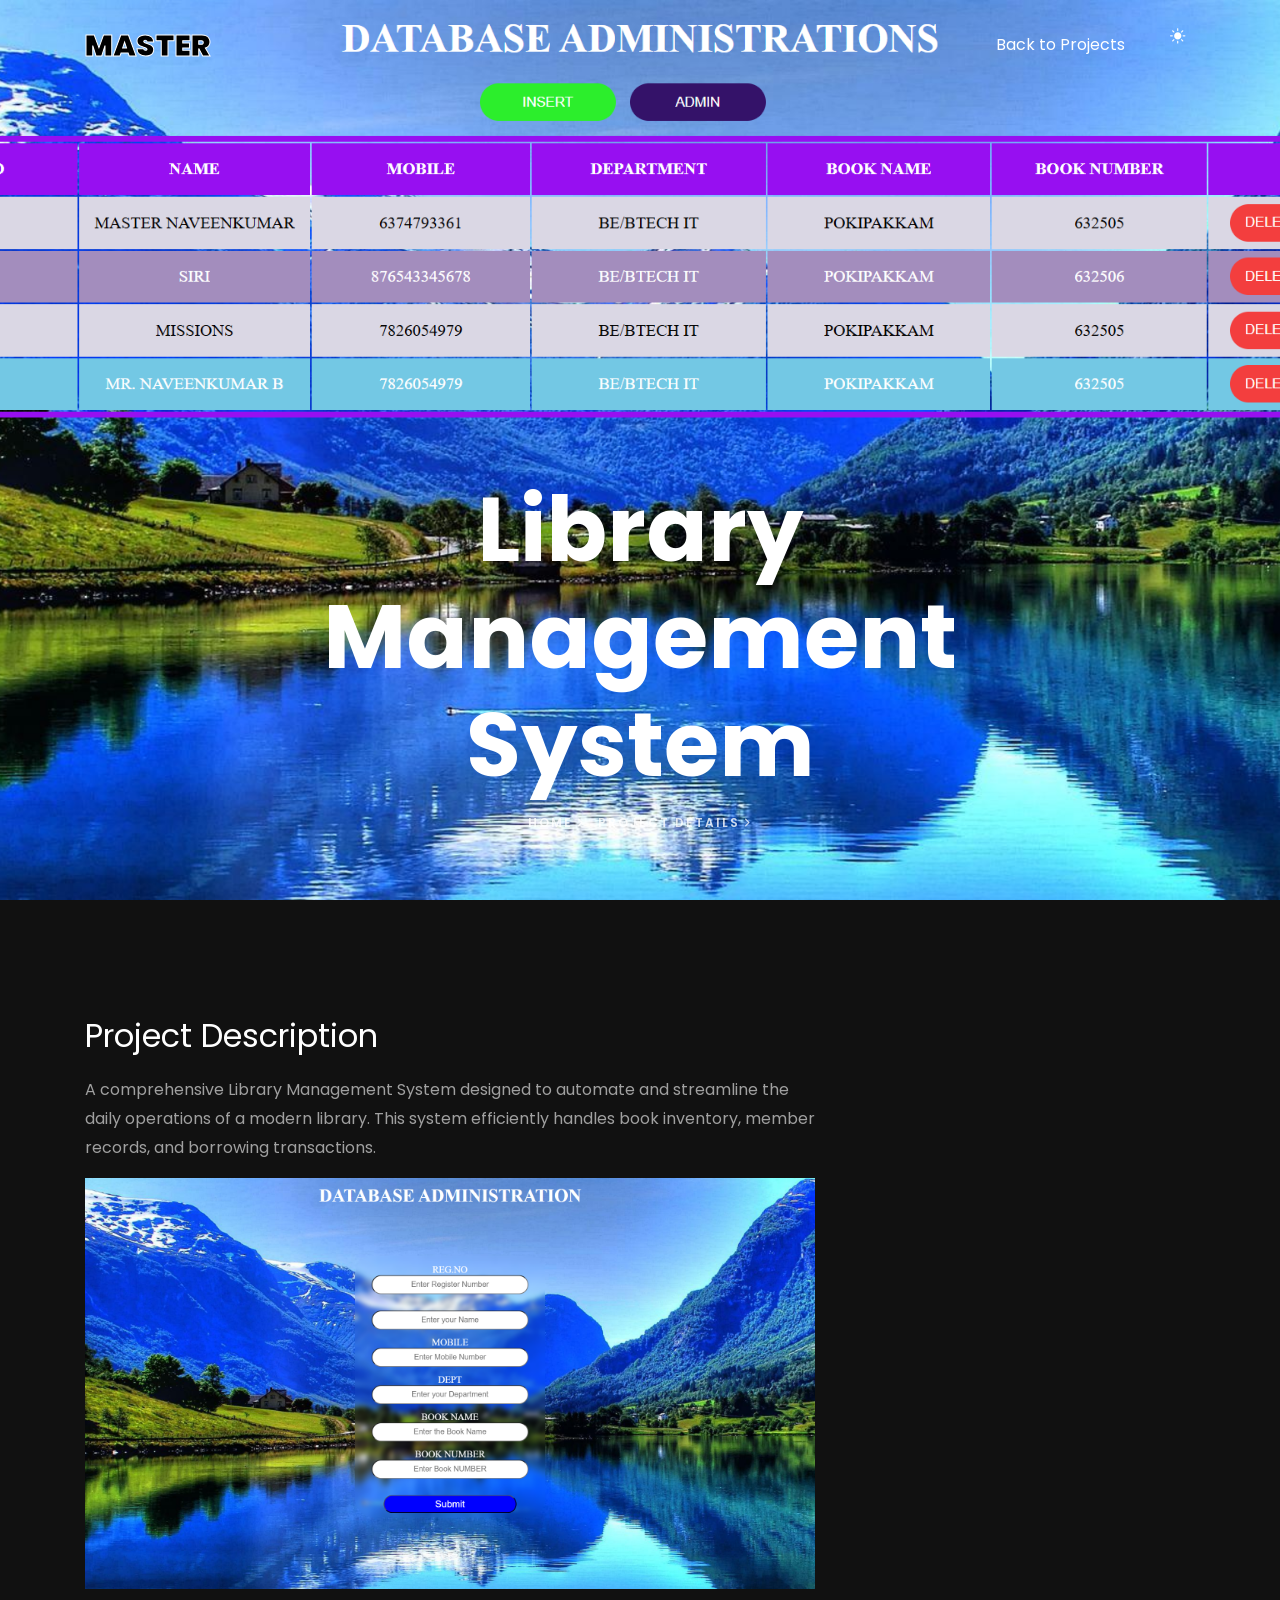
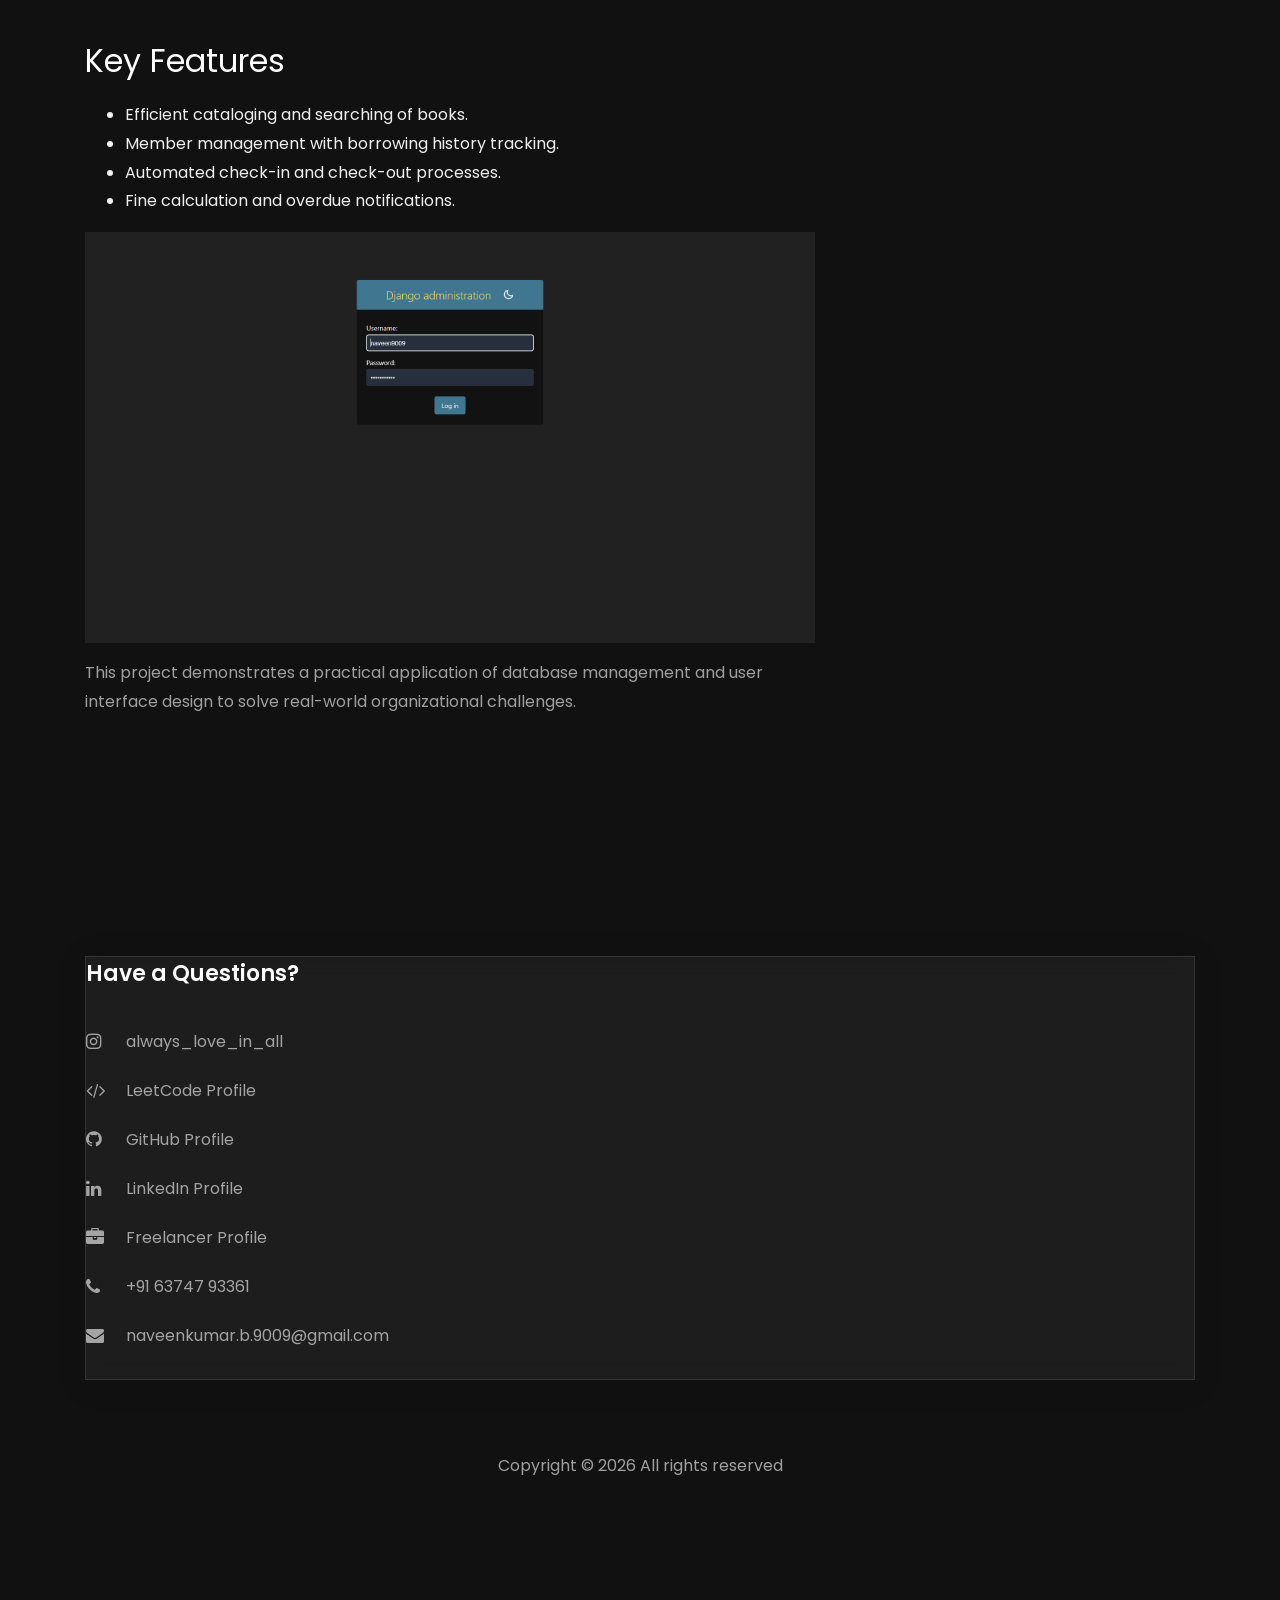
<file: project-library.html>
<!DOCTYPE html>
<html lang="en">

<head>
    <title>Library Management - Project Details</title>
    <meta charset="utf-8">
    <meta name="viewport" content="width=device-width, initial-scale=1, shrink-to-fit=no">
    <link href="https://fonts.googleapis.com/css?family=Poppins:100,200,300,400,500,600,700,800,900" rel="stylesheet">
    <link rel="stylesheet" href="css/open-iconic-bootstrap.min.css">
    <link rel="stylesheet" href="css/animate.css">
    <link rel="stylesheet" href="css/owl.carousel.min.css">
    <link rel="stylesheet" href="css/owl.theme.default.min.css">
    <link rel="stylesheet" href="css/magnific-popup.css">
    <link rel="stylesheet" href="css/aos.css">
    <link rel="stylesheet" href="css/ionicons.min.css">
    <link rel="stylesheet" href="css/flaticon.css">
    <link rel="stylesheet" href="css/icomoon.css">
    <link rel="stylesheet" href="css/style.css">
</head>

<body data-spy="scroll" data-target=".site-navbar-target" data-offset="300">

    <nav class="navbar navbar-expand-lg navbar-dark ftco_navbar ftco-navbar-light site-navbar-target" id="ftco-navbar">
        <div class="container">
            <a class="navbar-brand" href="index.html">master</a>
            <button class="navbar-toggler js-fh5co-nav-toggle fh5co-nav-toggle" type="button" data-toggle="collapse"
                data-target="#ftco-nav" aria-controls="ftco-nav" aria-expanded="false" aria-label="Toggle navigation">
                <span class="oi oi-menu"></span> Menu
            </button>
            <div class="collapse navbar-collapse" id="ftco-nav">
                <ul class="navbar-nav nav ml-auto">
                    <li class="nav-item"><a href="index.html#projects-section" class="nav-link"><span>Back to
                                Projects</span></a></li>
                    <li class="nav-item">
                        <div class="theme-switch-wrapper">
                            <button id="theme-toggle-btn" class="theme-switch-btn" title="Toggle Theme">
                                <span id="theme-icon" class="ion-ios-sunny"></span>
                            </button>
                        </div>
                    </li>
                </ul>
            </div>
        </div>
    </nav>

    <section class="hero-wrap js-fullheight"
        style="background-image: url('images/VISUAL MANAGEMENT/LIBRARY_MANAGEMENT/Screenshot (125).png');"
        data-stellar-background-ratio="0.5">
        <div class="overlay"></div>
        <div class="container">
            <div class="row no-gutters slider-text js-fullheight align-items-end justify-content-center">
                <div class="col-md-9 ftco-animate pb-5 text-center">
                    <h1 class="mb-3 bread">Library Management System</h1>
                    <p class="breadcrumbs"><span class="mr-2"><a href="index.html">Home <i
                                    class="ion-ios-arrow-forward"></i></a></span> <span>Project Details <i
                                class="ion-ios-arrow-forward"></i></span></p>
                </div>
            </div>
        </div>
    </section>

    <section class="ftco-section">
        <div class="container">
            <div class="row">
                <div class="col-lg-8 ftco-animate">
                    <h2 class="mb-3">Project Description</h2>
                    <p>A comprehensive Library Management System designed to automate and streamline the daily
                        operations of a modern library. This system efficiently handles book inventory, member records,
                        and borrowing transactions.</p>

                    <p>
                        <img src="images/VISUAL MANAGEMENT/LIBRARY_MANAGEMENT/Screenshot (127).png" alt=""
                            class="img-fluid">
                    </p>

                    <h2 class="mb-3 mt-5">Key Features</h2>
                    <ul>
                        <li>Efficient cataloging and searching of books.</li>
                        <li>Member management with borrowing history tracking.</li>
                        <li>Automated check-in and check-out processes.</li>
                        <li>Fine calculation and overdue notifications.</li>
                    </ul>

                    <p>
                        <img src="images/VISUAL MANAGEMENT/LIBRARY_MANAGEMENT/Screenshot (126).png" alt=""
                            class="img-fluid">
                    </p>

                    <p>This project demonstrates a practical application of database management and user interface
                        design to solve real-world organizational challenges.</p>
                </div>
            </div>
        </div>
    </section>

    <footer class="ftco-footer ftco-section">
        <div class="container">
            <div class="row mb-5">
                <div class="col-md">
                    <div class="ftco-footer-widget mb-4">
                        <h2 class="ftco-heading-2">Have a Questions?</h2>
                        <div class="block-23 mb-3">
							<ul>
								<li><a href="https://www.instagram.com/always_love_in_all/?utm_source=qr&r=nametag" target="_blank"><span class="icon icon-instagram"></span><span class="text">always_love_in_all</span></a></li>
								<li><a href="https://leetcode.com/u/NAVEENKUMAR_SB/" target="_blank"><span class="icon icon-code"></span><span class="text">LeetCode Profile</span></a></li>
								<li><a href="https://github.com/SB-NAVEENKUMAR?tab=repositories" target="_blank"><span class="icon icon-github"></span><span class="text">GitHub Profile</span></a></li>
								<li><a href="https://www.linkedin.com/in/naveenkumar-sb-716315305?utm_source=share&utm_campaign=share_via&utm_content=profile&utm_medium=android_app" target="_blank"><span class="icon icon-linkedin"></span><span class="text">LinkedIn Profile</span></a></li>
								<li><a href="https://www.freelancer.com/u/naveenkumarb9009?sb=t" target="_blank"><span class="icon icon-briefcase"></span><span class="text">Freelancer Profile</span></a></li>
								<li><a href="#"><span class="icon icon-phone"></span><span class="text">+91 63747 93361</span></a></li>
								<li><a href="mailto:naveenkumar.b.9009@gmail.com"><span class="icon icon-envelope"></span><span class="text">naveenkumar.b.9009@gmail.com</span></a></li>
							</ul>
						</div>
                    </div>
                </div>
            </div>
            <div class="row">
                <div class="col-md-12 text-center">
                    <p>Copyright &copy;
                        <script>document.write(new Date().getFullYear());</script> All rights reserved
                    </p>
                </div>
            </div>
        </div>
    </footer>

    <div id="ftco-loader" class="show fullscreen"><svg class="circular" width="48px" height="48px">
            <circle class="path-bg" cx="24" cy="24" r="22" fill="none" stroke-width="4" stroke="#eeeeee" />
            <circle class="path" cx="24" cy="24" r="22" fill="none" stroke-width="4" stroke-miterlimit="10"
                stroke="#F96D00" />
        </svg></div>

    <script src="js/jquery.min.js"></script>
    <script src="js/jquery-migrate-3.0.1.min.js"></script>
    <script src="js/popper.min.js"></script>
    <script src="js/bootstrap.min.js"></script>
    <script src="js/jquery.easing.1.3.js"></script>
    <script src="js/jquery.waypoints.min.js"></script>
    <script src="js/jquery.stellar.min.js"></script>
    <script src="js/owl.carousel.min.js"></script>
    <script src="js/jquery.magnific-popup.min.js"></script>
    <script src="js/aos.js"></script>
    <script src="js/jquery.animateNumber.min.js"></script>
    <script src="js/scrollax.min.js"></script>
    <script src="js/theme-toggle.js"></script>
	<script src="js/main.js"></script>

</body>

</html>
</file>
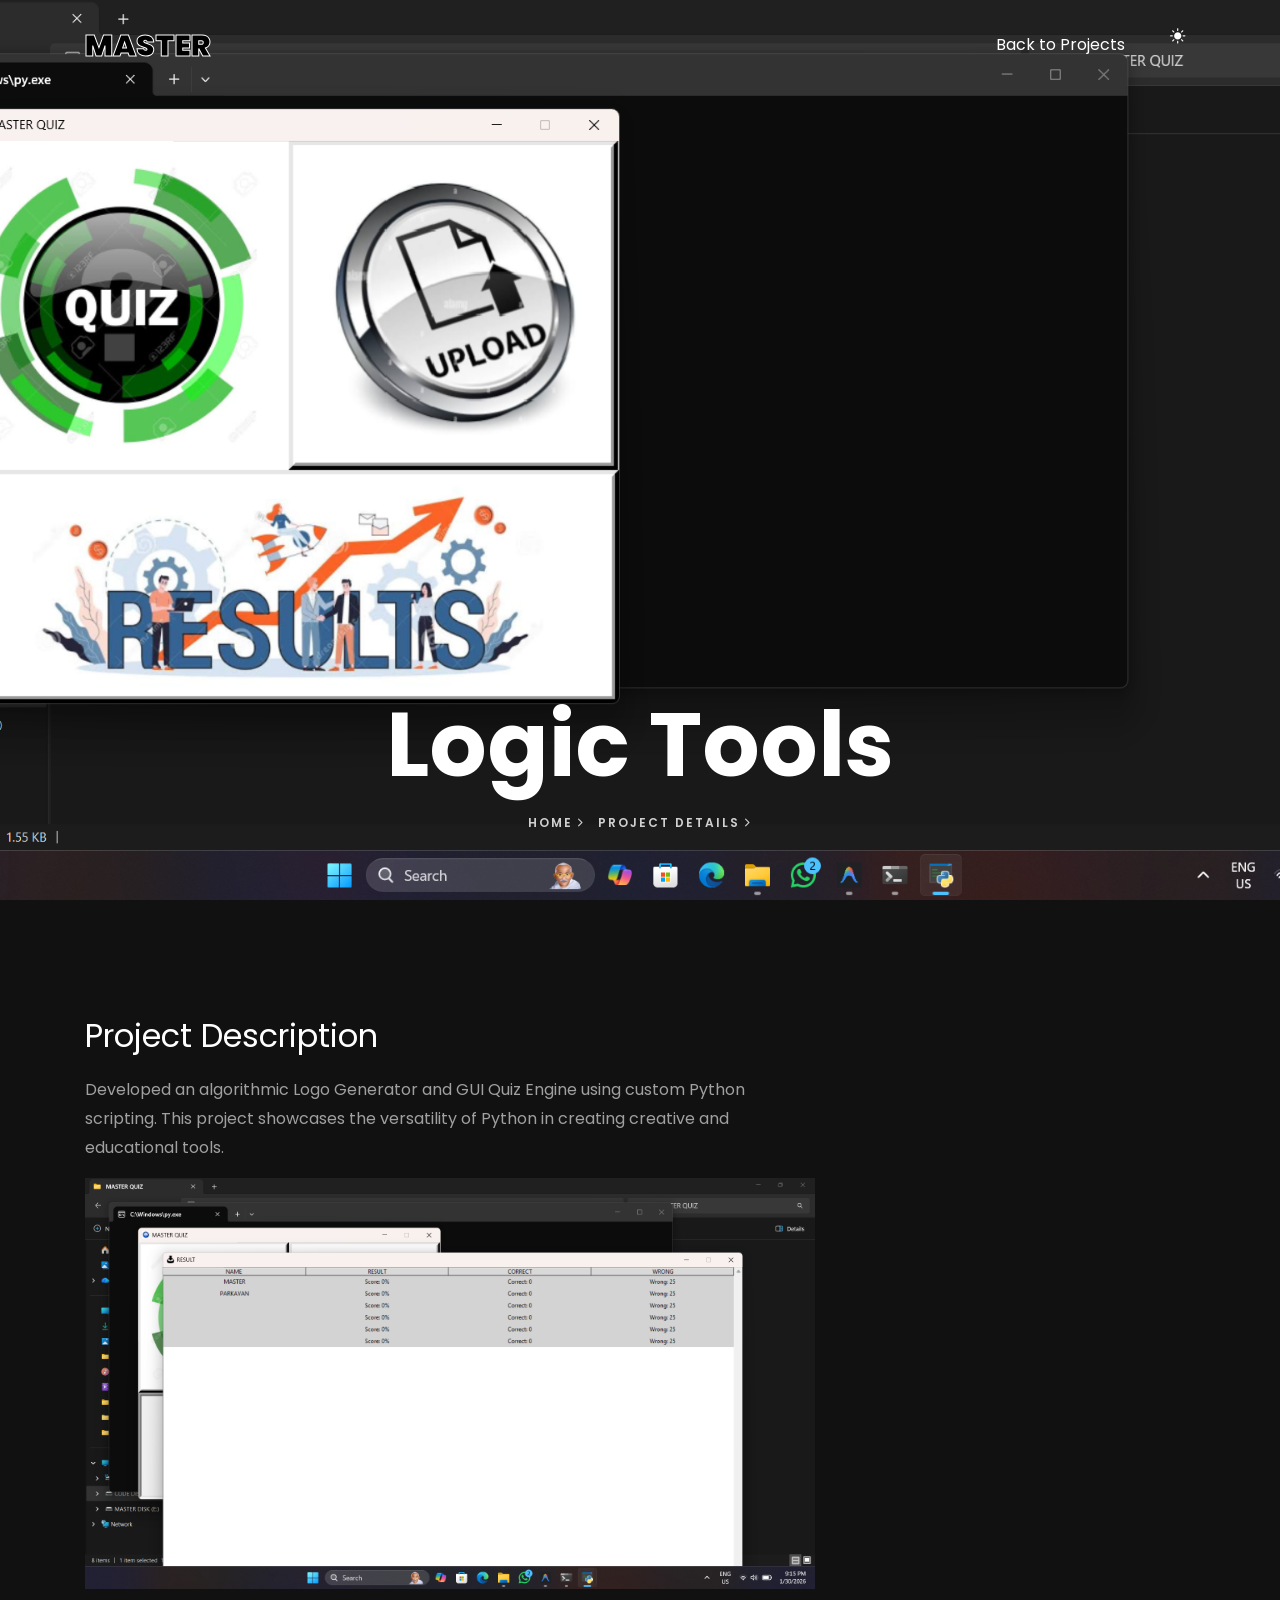
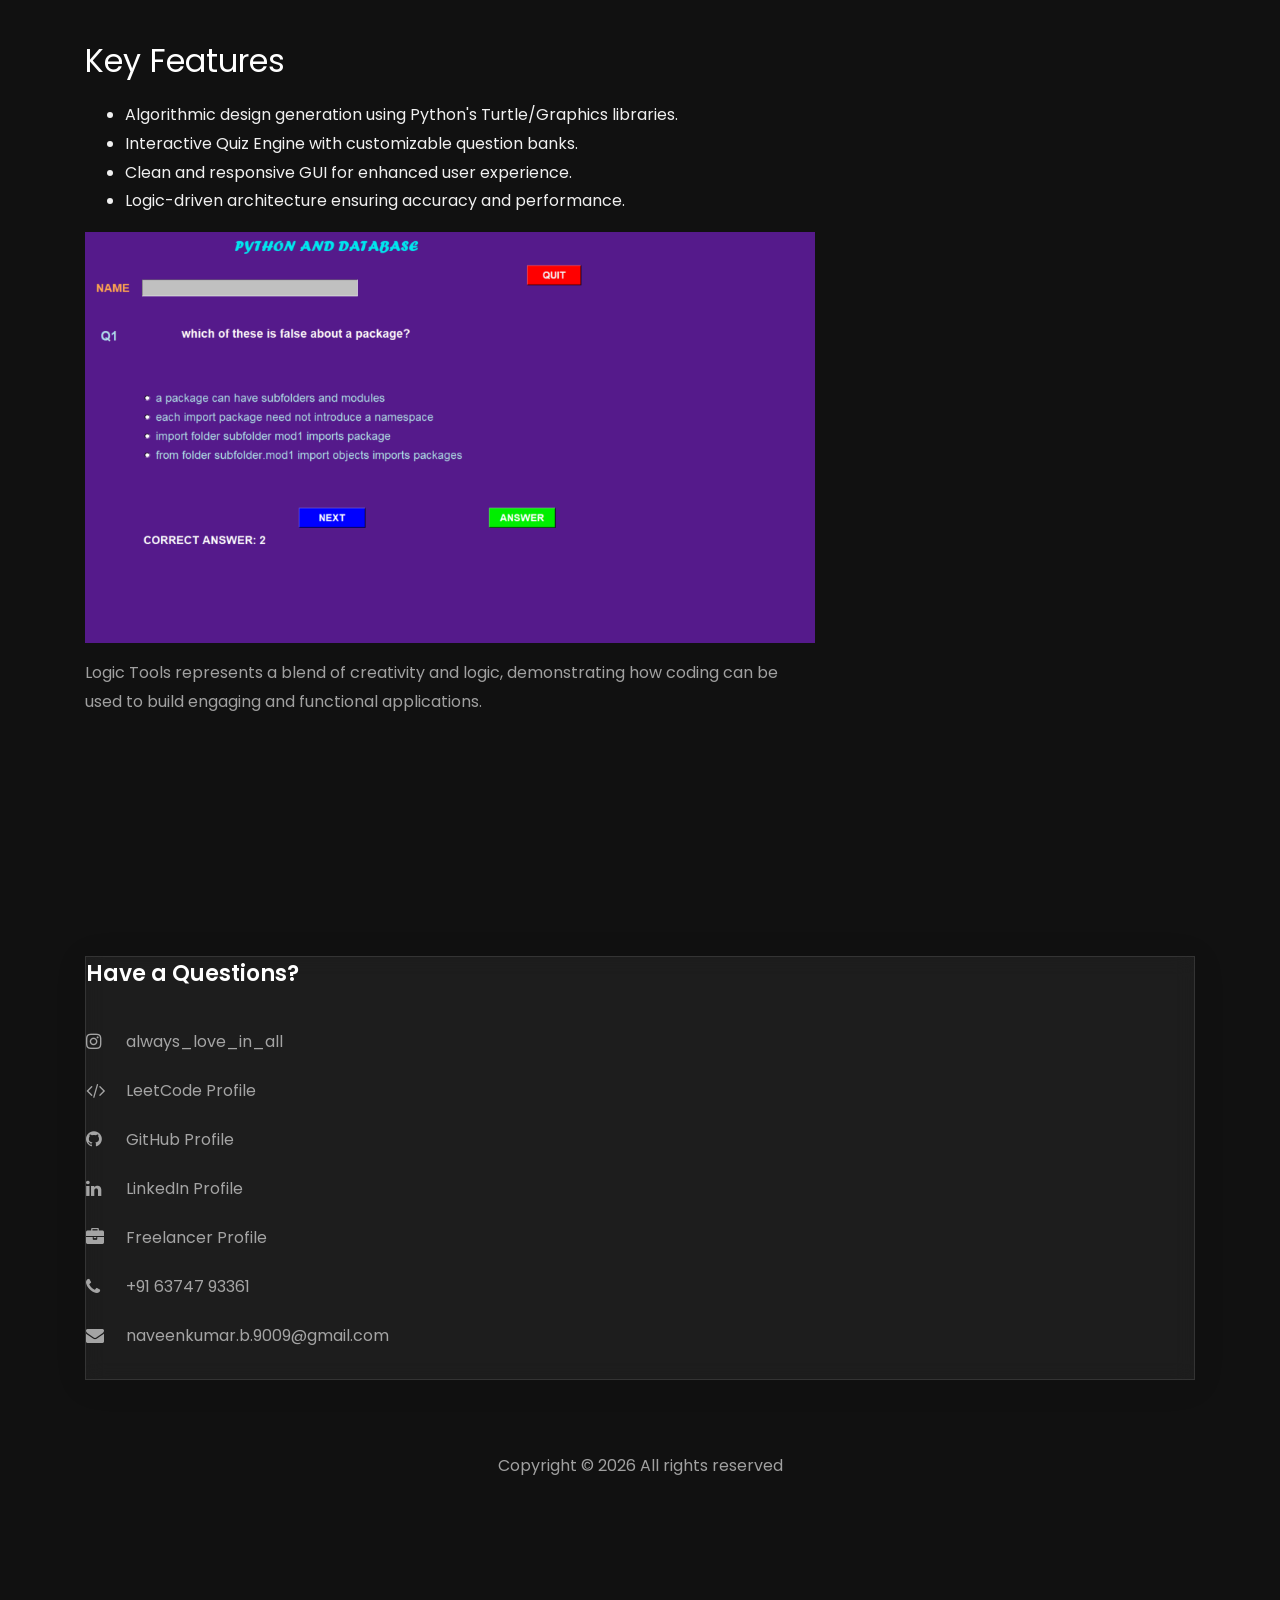
<file: project-logic.html>
<!DOCTYPE html>
<html lang="en">

<head>
    <title>Logic Tools - Project Details</title>
    <meta charset="utf-8">
    <meta name="viewport" content="width=device-width, initial-scale=1, shrink-to-fit=no">
    <link href="https://fonts.googleapis.com/css?family=Poppins:100,200,300,400,500,600,700,800,900" rel="stylesheet">
    <link rel="stylesheet" href="css/open-iconic-bootstrap.min.css">
    <link rel="stylesheet" href="css/animate.css">
    <link rel="stylesheet" href="css/owl.carousel.min.css">
    <link rel="stylesheet" href="css/owl.theme.default.min.css">
    <link rel="stylesheet" href="css/magnific-popup.css">
    <link rel="stylesheet" href="css/aos.css">
    <link rel="stylesheet" href="css/ionicons.min.css">
    <link rel="stylesheet" href="css/flaticon.css">
    <link rel="stylesheet" href="css/icomoon.css">
    <link rel="stylesheet" href="css/style.css">
</head>

<body data-spy="scroll" data-target=".site-navbar-target" data-offset="300">

    <nav class="navbar navbar-expand-lg navbar-dark ftco_navbar ftco-navbar-light site-navbar-target" id="ftco-navbar">
        <div class="container">
            <a class="navbar-brand" href="index.html">master</a>
            <button class="navbar-toggler js-fh5co-nav-toggle fh5co-nav-toggle" type="button" data-toggle="collapse"
                data-target="#ftco-nav" aria-controls="ftco-nav" aria-expanded="false" aria-label="Toggle navigation">
                <span class="oi oi-menu"></span> Menu
            </button>
            <div class="collapse navbar-collapse" id="ftco-nav">
                <ul class="navbar-nav nav ml-auto">
                    <li class="nav-item"><a href="index.html#projects-section" class="nav-link"><span>Back to
                                Projects</span></a></li>
                    <li class="nav-item">
                        <div class="theme-switch-wrapper">
                            <button id="theme-toggle-btn" class="theme-switch-btn" title="Toggle Theme">
                                <span id="theme-icon" class="ion-ios-sunny"></span>
                            </button>
                        </div>
                    </li>
                </ul>
            </div>
        </div>
    </nav>

    <section class="hero-wrap js-fullheight" style="background-image: url('images/VISUAL MANAGEMENT/MASTER_QUIZ/Screenshot (120).png');"
        data-stellar-background-ratio="0.5">
        <div class="overlay"></div>
        <div class="container">
            <div class="row no-gutters slider-text js-fullheight align-items-end justify-content-center">
                <div class="col-md-9 ftco-animate pb-5 text-center">
                    <h1 class="mb-3 bread">Logic Tools</h1>
                    <p class="breadcrumbs"><span class="mr-2"><a href="index.html">Home <i
                                    class="ion-ios-arrow-forward"></i></a></span> <span>Project Details <i
                                class="ion-ios-arrow-forward"></i></span></p>
                </div>
            </div>
        </div>
    </section>

    <section class="ftco-section">
        <div class="container">
            <div class="row">
                <div class="col-lg-8 ftco-animate">
                    <h2 class="mb-3">Project Description</h2>
                    <p>Developed an algorithmic Logo Generator and GUI Quiz Engine using custom Python scripting. This
                        project showcases the versatility of Python in creating creative and educational tools.</p>

                    <p>
                        <img src="images/VISUAL MANAGEMENT/MASTER_QUIZ/Screenshot (121).png" alt="" class="img-fluid">
                    </p>

                    <h2 class="mb-3 mt-5">Key Features</h2>
                    <ul>
                        <li>Algorithmic design generation using Python's Turtle/Graphics libraries.</li>
                        <li>Interactive Quiz Engine with customizable question banks.</li>
                        <li>Clean and responsive GUI for enhanced user experience.</li>
                        <li>Logic-driven architecture ensuring accuracy and performance.</li>
                    </ul>

                    <p>
                        <img src="images/VISUAL MANAGEMENT/MASTER_QUIZ/Screenshot (124).png" alt="" class="img-fluid">
                    </p>

                    <p>Logic Tools represents a blend of creativity and logic, demonstrating how coding can be used to
                        build engaging and functional applications.</p>
                </div>
            </div>
        </div>
    </section>

    <footer class="ftco-footer ftco-section">
        <div class="container">
            <div class="row mb-5">
                <div class="col-md">
                    <div class="ftco-footer-widget mb-4">
                        <h2 class="ftco-heading-2">Have a Questions?</h2>
                        <div class="block-23 mb-3">
							<ul>
								<li><a href="https://www.instagram.com/always_love_in_all/?utm_source=qr&r=nametag" target="_blank"><span class="icon icon-instagram"></span><span class="text">always_love_in_all</span></a></li>
								<li><a href="https://leetcode.com/u/NAVEENKUMAR_SB/" target="_blank"><span class="icon icon-code"></span><span class="text">LeetCode Profile</span></a></li>
								<li><a href="https://github.com/SB-NAVEENKUMAR?tab=repositories" target="_blank"><span class="icon icon-github"></span><span class="text">GitHub Profile</span></a></li>
								<li><a href="https://www.linkedin.com/in/naveenkumar-sb-716315305?utm_source=share&utm_campaign=share_via&utm_content=profile&utm_medium=android_app" target="_blank"><span class="icon icon-linkedin"></span><span class="text">LinkedIn Profile</span></a></li>
								<li><a href="https://www.freelancer.com/u/naveenkumarb9009?sb=t" target="_blank"><span class="icon icon-briefcase"></span><span class="text">Freelancer Profile</span></a></li>
								<li><a href="#"><span class="icon icon-phone"></span><span class="text">+91 63747 93361</span></a></li>
								<li><a href="mailto:naveenkumar.b.9009@gmail.com"><span class="icon icon-envelope"></span><span class="text">naveenkumar.b.9009@gmail.com</span></a></li>
							</ul>
						</div>
                    </div>
                </div>
            </div>
            <div class="row">
                <div class="col-md-12 text-center">
                    <p>Copyright &copy;
                        <script>document.write(new Date().getFullYear());</script> All rights reserved
                    </p>
                </div>
            </div>
        </div>
    </footer>

    <div id="ftco-loader" class="show fullscreen"><svg class="circular" width="48px" height="48px">
            <circle class="path-bg" cx="24" cy="24" r="22" fill="none" stroke-width="4" stroke="#eeeeee" />
            <circle class="path" cx="24" cy="24" r="22" fill="none" stroke-width="4" stroke-miterlimit="10"
                stroke="#F96D00" />
        </svg></div>

    <script src="js/jquery.min.js"></script>
    <script src="js/jquery-migrate-3.0.1.min.js"></script>
    <script src="js/popper.min.js"></script>
    <script src="js/bootstrap.min.js"></script>
    <script src="js/jquery.easing.1.3.js"></script>
    <script src="js/jquery.waypoints.min.js"></script>
    <script src="js/jquery.stellar.min.js"></script>
    <script src="js/owl.carousel.min.js"></script>
    <script src="js/jquery.magnific-popup.min.js"></script>
    <script src="js/aos.js"></script>
    <script src="js/jquery.animateNumber.min.js"></script>
    <script src="js/scrollax.min.js"></script>
    <script src="js/theme-toggle.js"></script>
	<script src="js/main.js"></script>

</body>

</html>
</file>
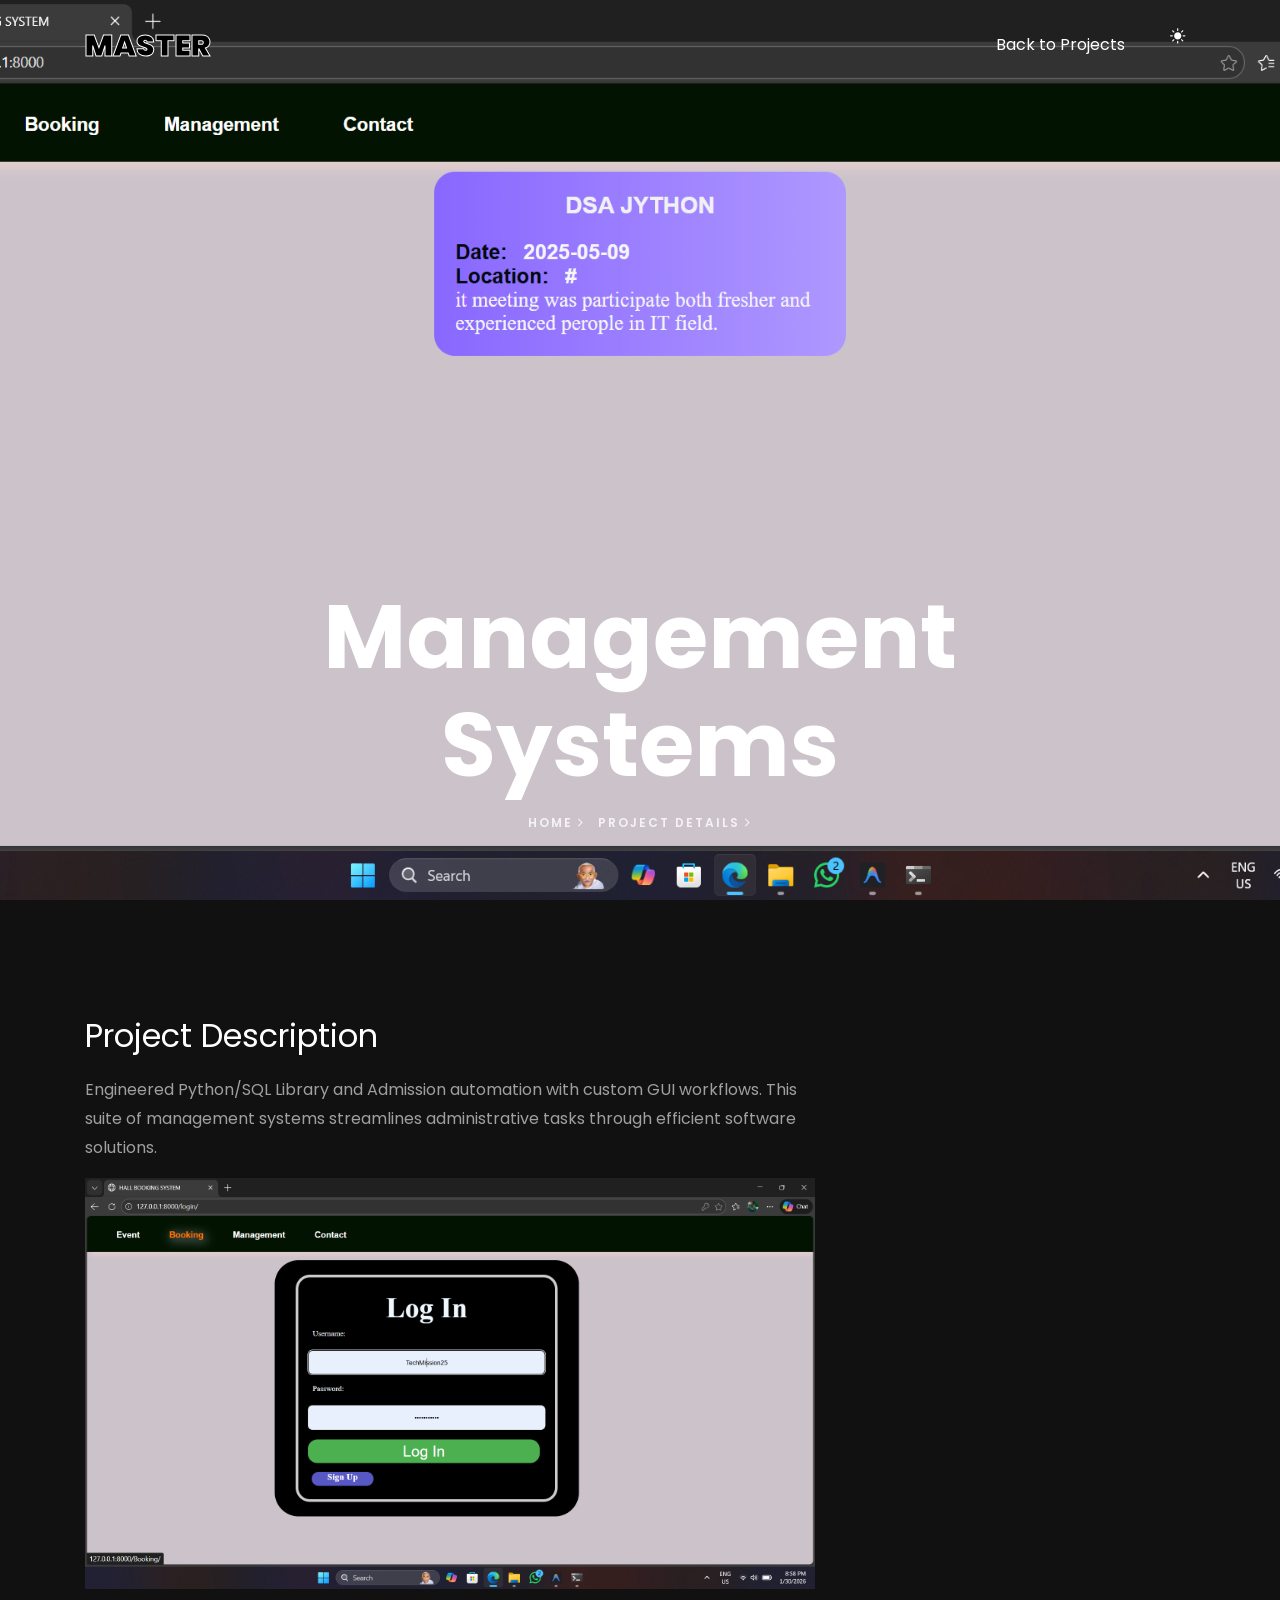
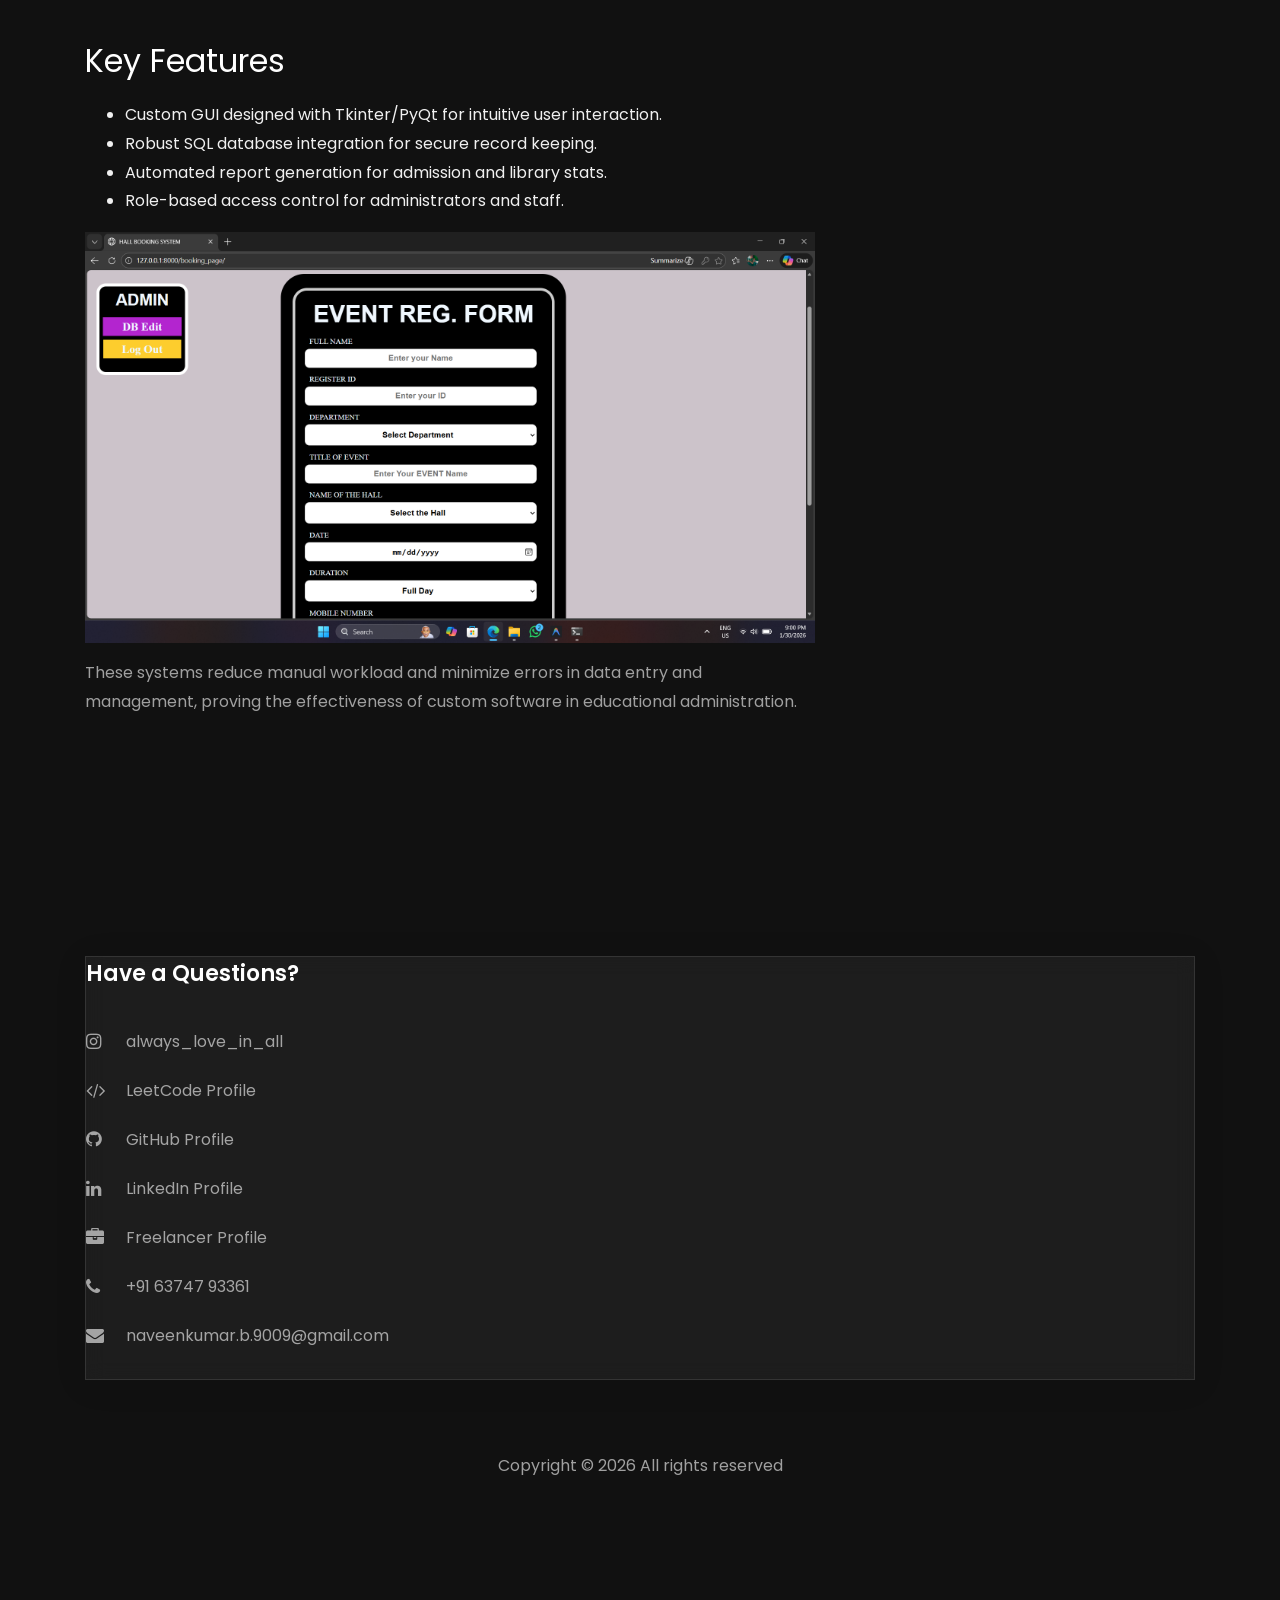
<file: project-management.html>
<!DOCTYPE html>
<html lang="en">

<head>
    <title>Management Systems - Project Details</title>
    <meta charset="utf-8">
    <meta name="viewport" content="width=device-width, initial-scale=1, shrink-to-fit=no">
    <link href="https://fonts.googleapis.com/css?family=Poppins:100,200,300,400,500,600,700,800,900" rel="stylesheet">
    <link rel="stylesheet" href="css/open-iconic-bootstrap.min.css">
    <link rel="stylesheet" href="css/animate.css">
    <link rel="stylesheet" href="css/owl.carousel.min.css">
    <link rel="stylesheet" href="css/owl.theme.default.min.css">
    <link rel="stylesheet" href="css/magnific-popup.css">
    <link rel="stylesheet" href="css/aos.css">
    <link rel="stylesheet" href="css/ionicons.min.css">
    <link rel="stylesheet" href="css/flaticon.css">
    <link rel="stylesheet" href="css/icomoon.css">
    <link rel="stylesheet" href="css/style.css">
</head>

<body data-spy="scroll" data-target=".site-navbar-target" data-offset="300">

    <nav class="navbar navbar-expand-lg navbar-dark ftco_navbar ftco-navbar-light site-navbar-target" id="ftco-navbar">
        <div class="container">
            <a class="navbar-brand" href="index.html">master</a>
            <button class="navbar-toggler js-fh5co-nav-toggle fh5co-nav-toggle" type="button" data-toggle="collapse"
                data-target="#ftco-nav" aria-controls="ftco-nav" aria-expanded="false" aria-label="Toggle navigation">
                <span class="oi oi-menu"></span> Menu
            </button>
            <div class="collapse navbar-collapse" id="ftco-nav">
                <ul class="navbar-nav nav ml-auto">
                    <li class="nav-item"><a href="index.html#projects-section" class="nav-link"><span>Back to
                                Projects</span></a></li>
                    <li class="nav-item">
                        <div class="theme-switch-wrapper">
                            <button id="theme-toggle-btn" class="theme-switch-btn" title="Toggle Theme">
                                <span id="theme-icon" class="ion-ios-sunny"></span>
                            </button>
                        </div>
                    </li>
                </ul>
            </div>
        </div>
    </nav>

    <section class="hero-wrap js-fullheight"
        style="background-image: url('images/VISUAL MANAGEMENT/HALL_BOOKING_SYSTEM/Screenshot (115).png');"
        data-stellar-background-ratio="0.5">
        <div class="overlay"></div>
        <div class="container">
            <div class="row no-gutters slider-text js-fullheight align-items-end justify-content-center">
                <div class="col-md-9 ftco-animate pb-5 text-center">
                    <h1 class="mb-3 bread">Management Systems</h1>
                    <p class="breadcrumbs"><span class="mr-2"><a href="index.html">Home <i
                                    class="ion-ios-arrow-forward"></i></a></span> <span>Project Details <i
                                class="ion-ios-arrow-forward"></i></span></p>
                </div>
            </div>
        </div>
    </section>

    <section class="ftco-section">
        <div class="container">
            <div class="row">
                <div class="col-lg-8 ftco-animate">
                    <h2 class="mb-3">Project Description</h2>
                    <p>Engineered Python/SQL Library and Admission automation with custom GUI workflows. This suite of
                        management systems streamlines administrative tasks through efficient software solutions.</p>

                    <p>
                        <img src="images/VISUAL MANAGEMENT/HALL_BOOKING_SYSTEM/Screenshot (116).png" alt="" class="img-fluid">
                    </p>

                    <h2 class="mb-3 mt-5">Key Features</h2>
                    <ul>
                        <li>Custom GUI designed with Tkinter/PyQt for intuitive user interaction.</li>
                        <li>Robust SQL database integration for secure record keeping.</li>
                        <li>Automated report generation for admission and library stats.</li>
                        <li>Role-based access control for administrators and staff.</li>
                    </ul>

                    <p>
                        <img src="images/VISUAL MANAGEMENT/HALL_BOOKING_SYSTEM/Screenshot (119).png" alt="" class="img-fluid">
                    </p>

                    <p>These systems reduce manual workload and minimize errors in data entry and management, proving
                        the effectiveness of custom software in educational administration.</p>
                </div>
            </div>
        </div>
    </section>

    <footer class="ftco-footer ftco-section">
        <div class="container">
            <div class="row mb-5">
                <div class="col-md">
                    <div class="ftco-footer-widget mb-4">
                        <h2 class="ftco-heading-2">Have a Questions?</h2>
                        <div class="block-23 mb-3">
							<ul>
								<li><a href="https://www.instagram.com/always_love_in_all/?utm_source=qr&r=nametag" target="_blank"><span class="icon icon-instagram"></span><span class="text">always_love_in_all</span></a></li>
								<li><a href="https://leetcode.com/u/NAVEENKUMAR_SB/" target="_blank"><span class="icon icon-code"></span><span class="text">LeetCode Profile</span></a></li>
								<li><a href="https://github.com/SB-NAVEENKUMAR?tab=repositories" target="_blank"><span class="icon icon-github"></span><span class="text">GitHub Profile</span></a></li>
								<li><a href="https://www.linkedin.com/in/naveenkumar-sb-716315305?utm_source=share&utm_campaign=share_via&utm_content=profile&utm_medium=android_app" target="_blank"><span class="icon icon-linkedin"></span><span class="text">LinkedIn Profile</span></a></li>
								<li><a href="https://www.freelancer.com/u/naveenkumarb9009?sb=t" target="_blank"><span class="icon icon-briefcase"></span><span class="text">Freelancer Profile</span></a></li>
								<li><a href="#"><span class="icon icon-phone"></span><span class="text">+91 63747 93361</span></a></li>
								<li><a href="mailto:naveenkumar.b.9009@gmail.com"><span class="icon icon-envelope"></span><span class="text">naveenkumar.b.9009@gmail.com</span></a></li>
							</ul>
						</div>
                    </div>
                </div>
            </div>
            <div class="row">
                <div class="col-md-12 text-center">
                    <p>Copyright &copy;
                        <script>document.write(new Date().getFullYear());</script> All rights reserved
                    </p>
                </div>
            </div>
        </div>
    </footer>

    <div id="ftco-loader" class="show fullscreen"><svg class="circular" width="48px" height="48px">
            <circle class="path-bg" cx="24" cy="24" r="22" fill="none" stroke-width="4" stroke="#eeeeee" />
            <circle class="path" cx="24" cy="24" r="22" fill="none" stroke-width="4" stroke-miterlimit="10"
                stroke="#F96D00" />
        </svg></div>

    <script src="js/jquery.min.js"></script>
    <script src="js/jquery-migrate-3.0.1.min.js"></script>
    <script src="js/popper.min.js"></script>
    <script src="js/bootstrap.min.js"></script>
    <script src="js/jquery.easing.1.3.js"></script>
    <script src="js/jquery.waypoints.min.js"></script>
    <script src="js/jquery.stellar.min.js"></script>
    <script src="js/owl.carousel.min.js"></script>
    <script src="js/jquery.magnific-popup.min.js"></script>
    <script src="js/aos.js"></script>
    <script src="js/jquery.animateNumber.min.js"></script>
    <script src="js/scrollax.min.js"></script>
    <script src="js/theme-toggle.js"></script>
	<script src="js/main.js"></script>

</body>

</html>
</file>
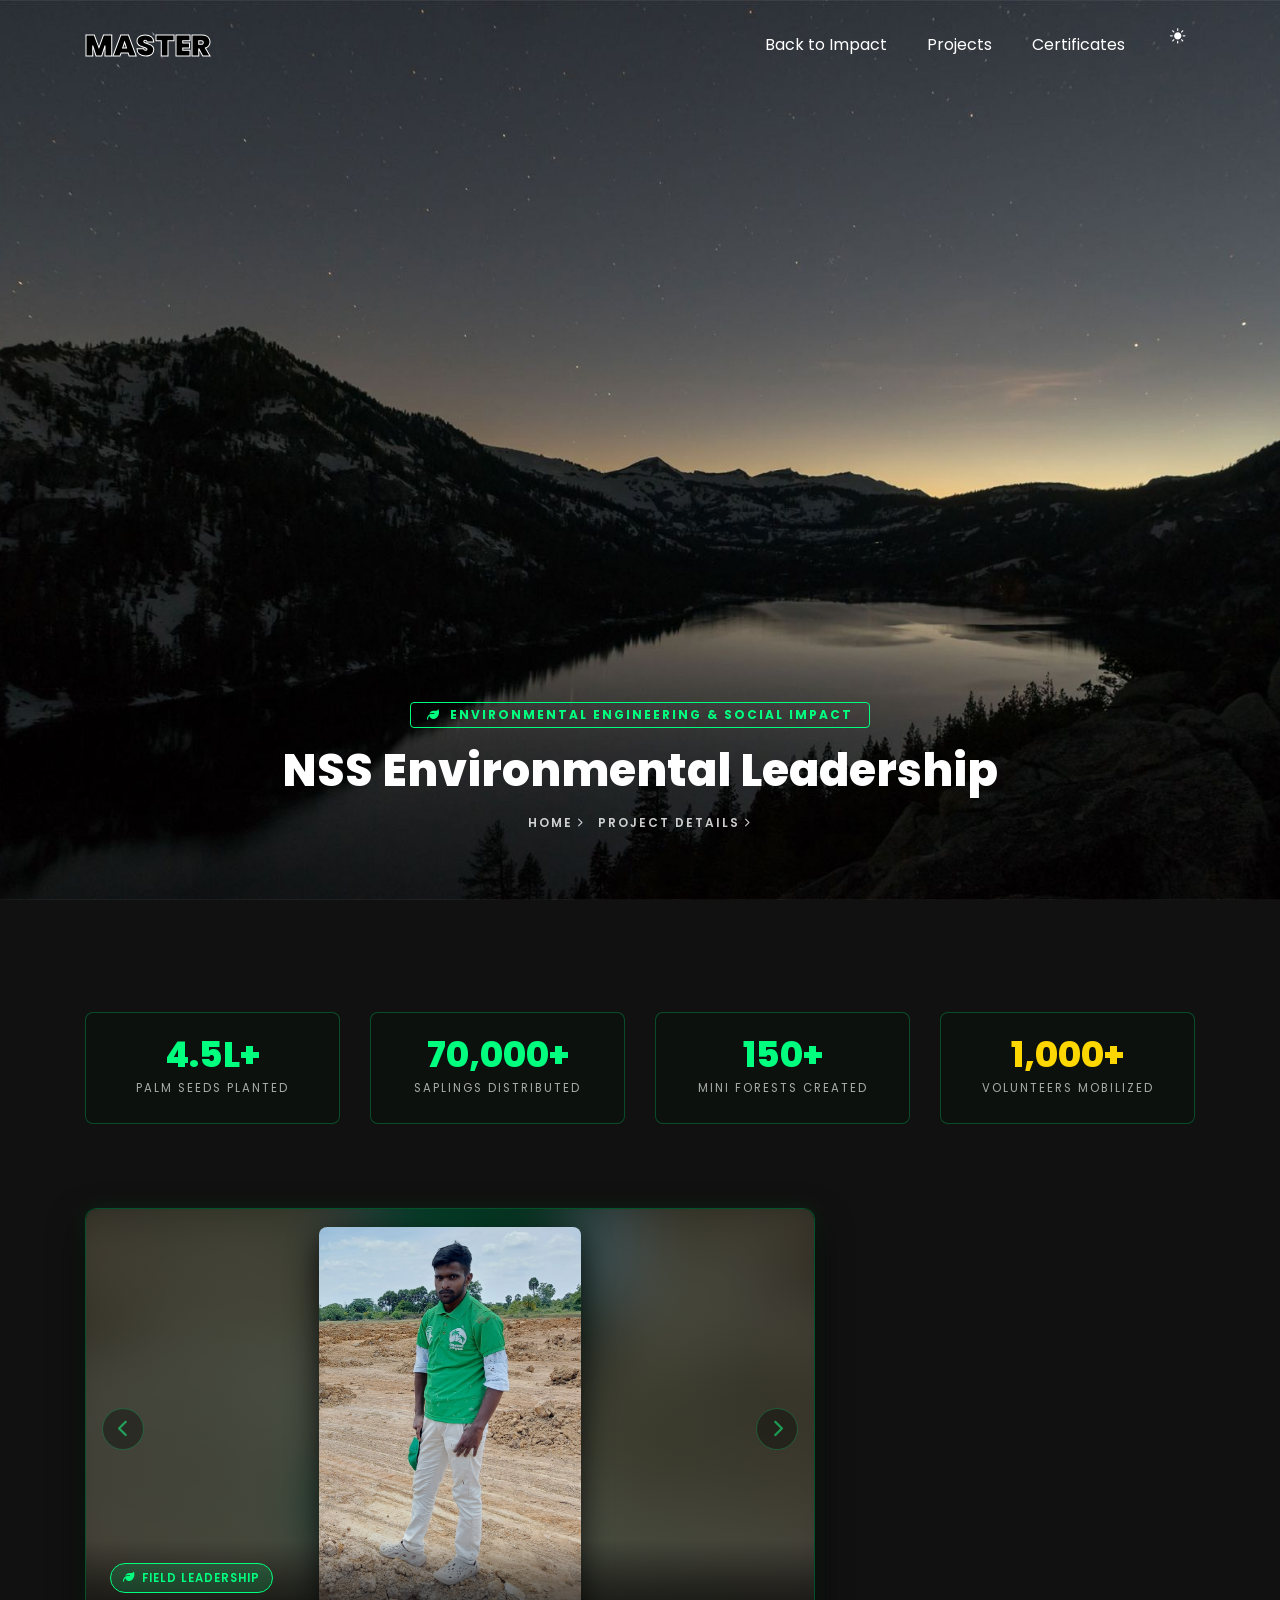
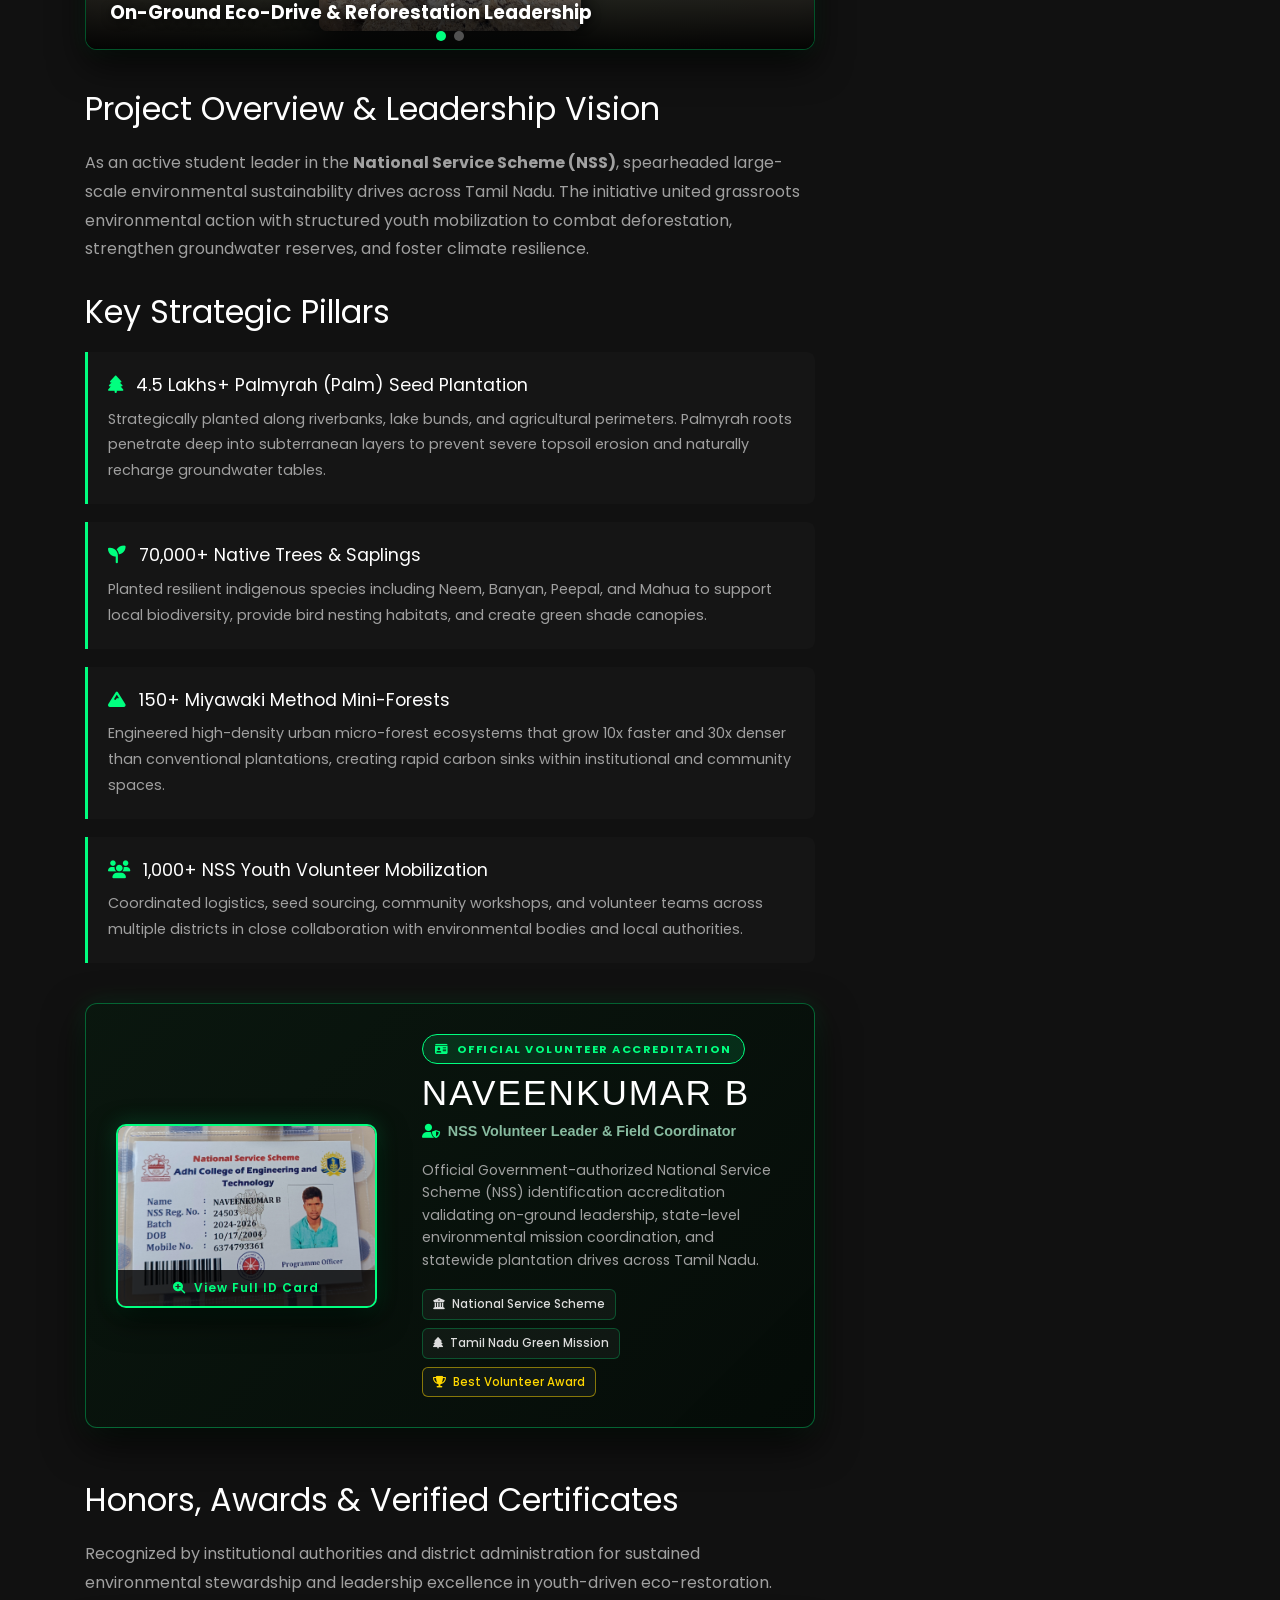
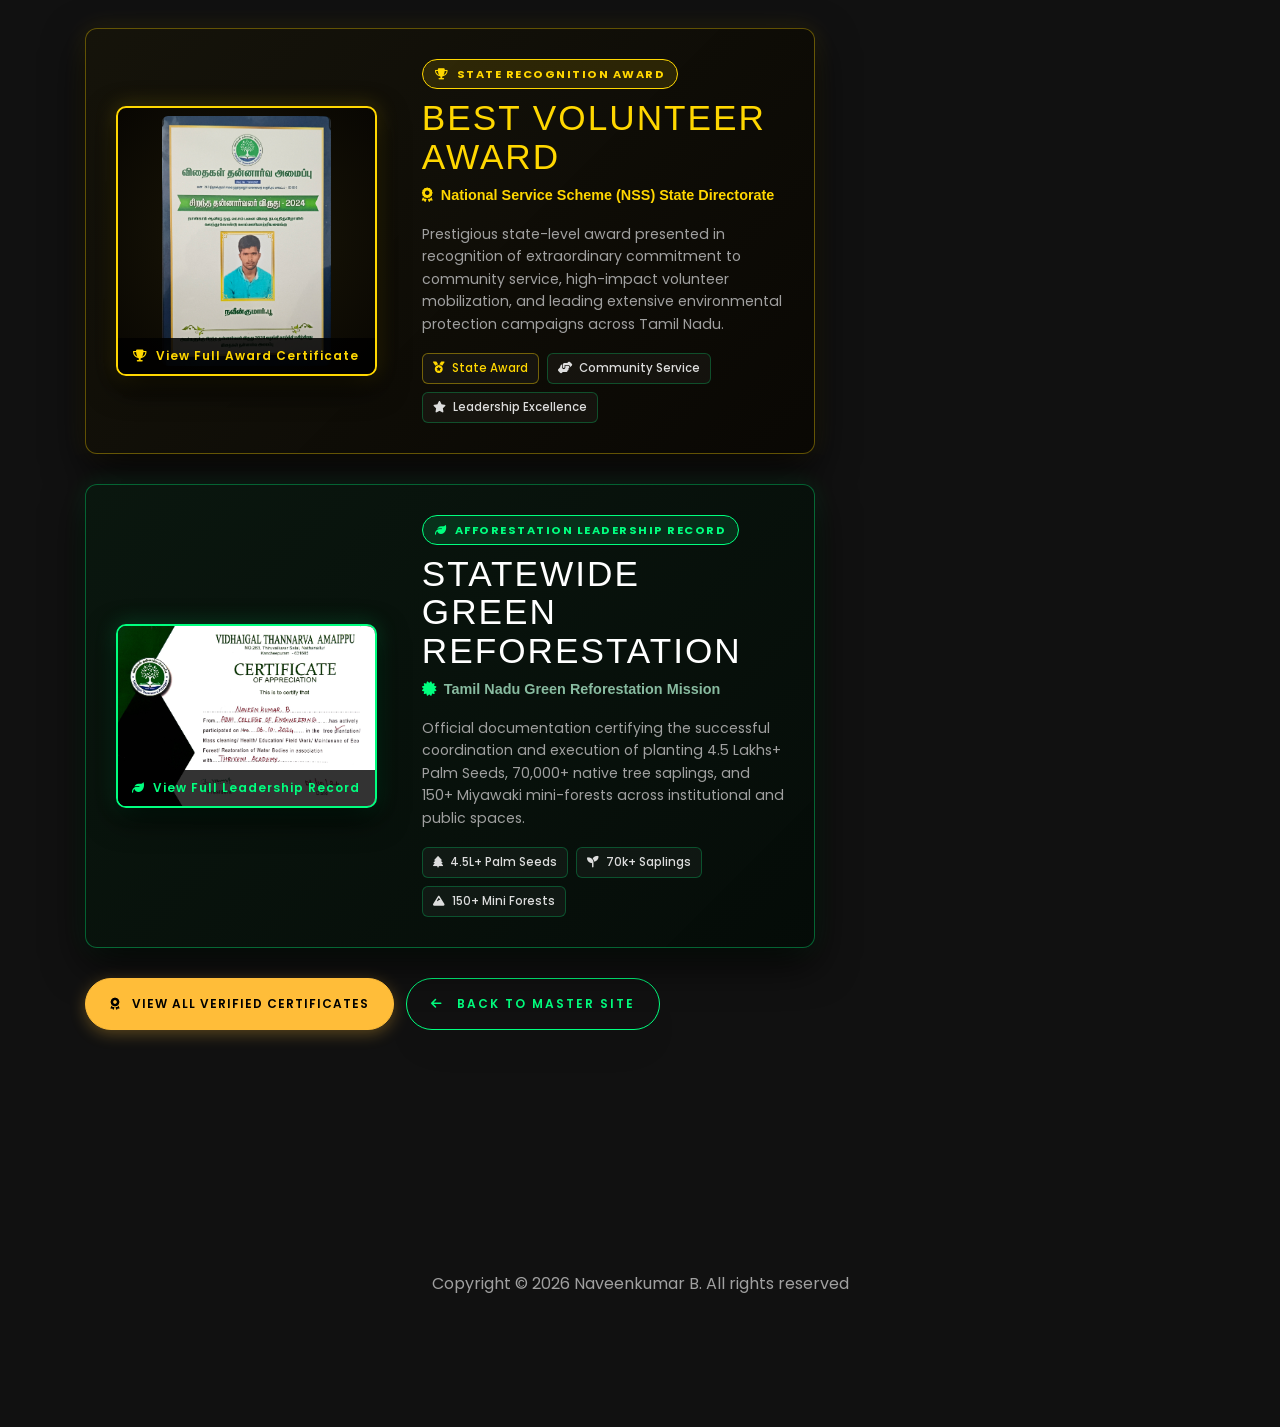
<file: project-nss.html>
<!DOCTYPE html>
<html lang="en">

<head>
    <title>NSS Environmental Leadership - Project Details</title>
    <meta charset="utf-8">
    <meta name="viewport" content="width=device-width, initial-scale=1, shrink-to-fit=no">
    <link href="https://fonts.googleapis.com/css?family=Poppins:100,200,300,400,500,600,700,800,900" rel="stylesheet">
    <link rel="stylesheet" href="css/open-iconic-bootstrap.min.css">
    <link rel="stylesheet" href="css/animate.css">
    <link rel="stylesheet" href="css/owl.carousel.min.css">
    <link rel="stylesheet" href="css/owl.theme.default.min.css">
    <link rel="stylesheet" href="css/magnific-popup.css">
    <link rel="stylesheet" href="css/aos.css">
    <link rel="stylesheet" href="css/ionicons.min.css">
    <link rel="stylesheet" href="css/flaticon.css">
    <link rel="stylesheet" href="css/icomoon.css">
    <link rel="stylesheet" href="css/style.css">
    <link rel="stylesheet" href="https://cdnjs.cloudflare.com/ajax/libs/font-awesome/6.5.1/css/all.min.css">

    <style>
        :root {
            --gold-accent: #FFD700;
            --emerald-green: #00FF7F;
        }
        .nss-detail-hero {
            position: relative;
            background: linear-gradient(135deg, rgba(8, 20, 12, 0.92), rgba(5, 10, 8, 0.97));
        }
        .nss-metric-card {
            background: rgba(12, 18, 14, 0.85);
            border: 1px solid rgba(0, 255, 127, 0.25);
            padding: 24px 20px;
            border-radius: 8px;
            text-align: center;
            backdrop-filter: blur(10px);
            transition: all 0.3s ease;
        }
        .nss-metric-card:hover {
            border-color: var(--emerald-green);
            transform: translateY(-4px);
            box-shadow: 0 10px 25px rgba(0, 255, 127, 0.15);
        }
        .nss-metric-num {
            font-size: 2.2rem;
            font-weight: 800;
            color: var(--emerald-green);
            line-height: 1;
            margin-bottom: 6px;
        }
        .nss-metric-label {
            font-size: 0.72rem;
            color: #AAA;
            text-transform: uppercase;
            letter-spacing: 2px;
        }
        .nss-pillar-box {
            padding: 20px;
            background: rgba(255, 255, 255, 0.02);
            border-left: 3px solid var(--emerald-green);
            border-radius: 0 8px 8px 0;
            margin-bottom: 18px;
        }
        .nss-cert-grid {
            display: grid;
            grid-template-columns: repeat(2, 1fr);
            gap: 20px;
            margin: 25px 0 35px;
        }
        @media (max-width: 768px) { .nss-cert-grid { grid-template-columns: 1fr; } }
        .nss-cert-card {
            background: rgba(12, 20, 15, 0.85);
            border: 1px solid rgba(0, 255, 127, 0.25);
            border-radius: 10px;
            overflow: hidden;
            backdrop-filter: blur(10px);
            transition: all 0.3s ease;
            box-shadow: 0 10px 25px rgba(0, 0, 0, 0.6);
        }
        .nss-cert-card:hover {
            border-color: var(--emerald-green);
            transform: translateY(-4px);
            box-shadow: 0 15px 35px rgba(0, 255, 127, 0.2);
        }
        .nss-cert-thumb {
            position: relative;
            height: 210px;
            overflow: hidden;
            background: radial-gradient(circle at center, #0a1f12 0%, #030805 100%);
            display: flex;
            align-items: center;
            justify-content: center;
            border-bottom: 1px solid rgba(0, 255, 127, 0.15);
            padding: 8px;
        }
        .nss-cert-thumb img {
            max-width: 100%;
            max-height: 100%;
            width: auto;
            height: auto;
            object-fit: contain;
            transition: transform 0.4s ease;
        }
        .nss-cert-card:hover .nss-cert-thumb img {
            transform: scale(1.03);
        }
        .nss-cert-info {
            padding: 16px;
        }
        .nss-cert-badge {
            display: inline-block;
            padding: 3px 10px;
            background: rgba(0, 255, 127, 0.08);
            border: 1px solid var(--emerald-green);
            color: var(--emerald-green);
            border-radius: 20px;
            font-size: 0.65rem;
            text-transform: uppercase;
            letter-spacing: 1.5px;
            margin-bottom: 8px;
            font-weight: 600;
        }
        .nss-cert-title {
            font-size: 1.05rem;
            font-weight: 700;
            color: #FFF;
            margin-bottom: 6px;
            line-height: 1.3;
        }
        .nss-cert-desc {
            color: #AAA;
            font-size: 0.8rem;
            line-height: 1.45;
            margin-bottom: 0;
        }

        /* NSS Field Action Mini Slider */
        .nss-mini-slider-container {
            margin: 20px 0 35px;
            border-radius: 12px;
            overflow: hidden;
            border: 1px solid rgba(0, 255, 127, 0.3);
            box-shadow: 0 15px 35px rgba(0, 0, 0, 0.7), 0 0 20px rgba(0, 255, 127, 0.1);
            background: #030805;
            position: relative;
        }
        .nss-slider-item {
            position: relative;
            height: 440px;
            display: flex;
            align-items: center;
            justify-content: center;
            background: radial-gradient(circle at center, #0a1f12 0%, #030805 100%);
            overflow: hidden;
        }
        @media (max-width: 768px) {
            .nss-slider-item { height: 350px; }
        }
        @media (max-width: 576px) {
            .nss-slider-item { height: 270px; }
        }
        .nss-slider-bg-blur {
            position: absolute;
            top: 0;
            left: 0;
            width: 100%;
            height: 100%;
            object-fit: cover;
            filter: blur(28px);
            opacity: 0.35;
            transform: scale(1.15);
            pointer-events: none;
        }
        .nss-slider-item .nss-slider-main-img {
            max-width: 96%;
            max-height: 92%;
            width: auto;
            height: auto;
            object-fit: contain;
            position: relative;
            z-index: 1;
            border-radius: 8px;
            box-shadow: 0 10px 30px rgba(0, 0, 0, 0.75);
            transition: transform 0.4s ease;
        }
        .nss-slider-item:hover .nss-slider-main-img {
            transform: scale(1.02);
        }
        .nss-slider-caption {
            position: absolute;
            bottom: 0;
            left: 0;
            right: 0;
            padding: 22px 24px;
            background: linear-gradient(to top, rgba(0, 0, 0, 0.92) 0%, rgba(0, 0, 0, 0.45) 60%, transparent 100%);
            display: flex;
            justify-content: space-between;
            align-items: flex-end;
            z-index: 2;
        }
        .nss-slider-badge {
            display: inline-flex;
            align-items: center;
            gap: 6px;
            padding: 4px 12px;
            background: rgba(0, 255, 127, 0.15);
            border: 1px solid var(--emerald-green);
            color: var(--emerald-green);
            border-radius: 20px;
            font-size: 0.72rem;
            font-weight: 600;
            letter-spacing: 1px;
            text-transform: uppercase;
            margin-bottom: 6px;
        }
        .nss-slider-title {
            color: #FFF;
            font-size: 1.15rem;
            font-weight: 700;
            margin: 0;
            text-shadow: 0 2px 10px rgba(0, 0, 0, 0.8);
        }
        .nss-slider-nav-btn {
            position: absolute;
            top: 50%;
            transform: translateY(-50%);
            width: 42px;
            height: 42px;
            border-radius: 50%;
            background: rgba(0, 0, 0, 0.7);
            border: 1px solid rgba(0, 255, 127, 0.45);
            color: #00FF7F !important;
            display: flex;
            align-items: center;
            justify-content: center;
            cursor: pointer;
            z-index: 5;
            transition: all 0.3s ease;
            font-size: 1.1rem;
            text-decoration: none !important;
        }
        .nss-slider-nav-btn:hover {
            background: var(--emerald-green);
            color: #000 !important;
            box-shadow: 0 0 18px rgba(0, 255, 127, 0.7);
        }
        .nss-slider-prev { left: 16px; }
        .nss-slider-next { right: 16px; }

        /* Light Theme Overrides */
        body.light-theme .nss-metric-card {
            background: #ffffff;
            border-color: rgba(0, 200, 100, 0.3);
            box-shadow: 0 8px 20px rgba(0, 0, 0, 0.06);
        }
        body.light-theme .nss-metric-card:hover {
            border-color: #00a854;
            box-shadow: 0 12px 25px rgba(0, 255, 127, 0.2);
        }
        body.light-theme .nss-metric-num {
            color: #008744;
        }
        body.light-theme .nss-metric-label {
            color: #555;
        }
        body.light-theme .nss-pillar-box {
            background: rgba(0, 0, 0, 0.03);
            border-left-color: #00a854;
        }
        body.light-theme .nss-pillar-box h4 {
            color: #111 !important;
        }
        body.light-theme .nss-pillar-box p {
            color: #444 !important;
        }
        body.light-theme .nss-cert-card {
            background: #ffffff;
            border-color: rgba(0, 200, 100, 0.3);
            box-shadow: 0 8px 20px rgba(0, 0, 0, 0.06);
        }
        body.light-theme .nss-cert-card:hover {
            border-color: #00a854;
            box-shadow: 0 12px 25px rgba(0, 255, 127, 0.2);
        }
        body.light-theme .nss-cert-title {
            color: #111 !important;
        }
        body.light-theme .nss-cert-desc {
            color: #555 !important;
        }
        body.light-theme .nss-cert-badge {
            color: #008744;
            border-color: #00a854;
            background: rgba(0, 255, 127, 0.1);
        }
        /* Dedicated NSS ID Card Section */
        .nss-id-showcase-box {
            background: linear-gradient(135deg, rgba(10, 24, 15, 0.9), rgba(5, 12, 8, 0.95));
            border: 1px solid rgba(0, 255, 127, 0.35);
            border-radius: 12px;
            padding: 30px;
            margin: 40px 0 30px;
            box-shadow: 0 15px 40px rgba(0, 0, 0, 0.8), 0 0 25px rgba(0, 255, 127, 0.12);
            backdrop-filter: blur(15px);
            position: relative;
            overflow: hidden;
        }
        .nss-id-card-frame {
            position: relative;
            border-radius: 10px;
            overflow: hidden;
            border: 2px solid var(--emerald-green);
            background: #000;
            box-shadow: 0 10px 30px rgba(0, 0, 0, 0.9), 0 0 20px rgba(0, 255, 127, 0.25);
            transition: all 0.4s ease;
        }
        .nss-id-card-frame:hover {
            transform: translateY(-4px) scale(1.02);
            box-shadow: 0 15px 40px rgba(0, 255, 127, 0.35);
        }
        .nss-id-card-frame img {
            width: 100%;
            height: auto;
            max-height: 280px;
            object-fit: contain;
            display: block;
            margin: 0 auto;
        }
        .nss-id-zoom-overlay {
            position: absolute;
            bottom: 0;
            left: 0;
            right: 0;
            background: rgba(0, 0, 0, 0.8);
            color: var(--emerald-green);
            font-size: 0.75rem;
            font-weight: 600;
            padding: 7px;
            text-align: center;
            letter-spacing: 1px;
        }
        .nss-id-info-content {
            padding-left: 15px;
        }
        @media (max-width: 768px) {
            .nss-id-info-content { padding-left: 0; margin-top: 15px; }
        }
        .nss-id-verified-badge {
            display: inline-block;
            background: rgba(0, 255, 127, 0.12);
            border: 1px solid var(--emerald-green);
            color: var(--emerald-green);
            font-size: 0.7rem;
            font-weight: 700;
            letter-spacing: 1.5px;
            text-transform: uppercase;
            padding: 4px 12px;
            border-radius: 20px;
            margin-bottom: 10px;
        }
        .nss-id-name {
            font-family: 'Bebas Neue', sans-serif !important;
            font-size: 2.2rem !important;
            color: #FFF !important;
            letter-spacing: 2px;
            line-height: 1.1;
            margin-bottom: 6px;
        }
        .nss-id-designation {
            color: #88BBA0;
            font-size: 0.9rem;
            font-weight: 600;
            margin-bottom: 14px;
            font-family: 'Space Grotesk', sans-serif;
        }
        .nss-id-meta-desc {
            color: #AAA;
            font-size: 0.88rem;
            line-height: 1.6;
            margin-bottom: 18px;
        }
        .nss-id-tags {
            display: flex;
            flex-wrap: wrap;
            gap: 8px;
        }
        .nss-id-tag {
            background: rgba(255, 255, 255, 0.04);
            border: 1px solid rgba(0, 255, 127, 0.25);
            color: #DDD;
            font-size: 0.72rem;
            padding: 4px 10px;
            border-radius: 6px;
            font-weight: 500;
        }

        /* Dedicated Award & Certificate Showcase Box */
        .nss-award-showcase-box {
            background: linear-gradient(135deg, rgba(22, 20, 10, 0.92), rgba(10, 8, 4, 0.96));
            border: 1px solid rgba(255, 215, 0, 0.35);
            border-radius: 12px;
            padding: 30px;
            margin: 30px 0;
            box-shadow: 0 15px 40px rgba(0, 0, 0, 0.8), 0 0 25px rgba(255, 215, 0, 0.12);
            backdrop-filter: blur(15px);
            position: relative;
            overflow: hidden;
        }
        .nss-award-card-frame {
            position: relative;
            border-radius: 10px;
            overflow: hidden;
            border: 2px solid var(--gold-accent);
            background: radial-gradient(circle at center, #1c1808 0%, #080602 100%);
            box-shadow: 0 10px 30px rgba(0, 0, 0, 0.9), 0 0 20px rgba(255, 215, 0, 0.25);
            transition: all 0.4s ease;
            padding: 8px;
            display: flex;
            align-items: center;
            justify-content: center;
            min-height: 220px;
        }
        .nss-award-card-frame:hover {
            transform: translateY(-4px) scale(1.02);
            box-shadow: 0 15px 40px rgba(255, 215, 0, 0.35);
        }
        .nss-award-card-frame img {
            max-width: 100%;
            max-height: 250px;
            width: auto;
            height: auto;
            object-fit: contain;
            display: block;
            margin: 0 auto;
            border-radius: 6px;
        }
        .nss-award-badge-pill {
            display: inline-block;
            background: rgba(255, 215, 0, 0.12);
            border: 1px solid var(--gold-accent);
            color: var(--gold-accent);
            font-size: 0.7rem;
            font-weight: 700;
            letter-spacing: 1.5px;
            text-transform: uppercase;
            padding: 4px 12px;
            border-radius: 20px;
            margin-bottom: 10px;
        }

        /* Light Theme Overrides for ID card & Award sections */
        body.light-theme .nss-id-showcase-box {
            background: #ffffff;
            border-color: rgba(0, 200, 100, 0.35);
            box-shadow: 0 10px 30px rgba(0, 0, 0, 0.08);
        }
        body.light-theme .nss-id-name {
            color: #111 !important;
        }
        body.light-theme .nss-id-designation {
            color: #007a3d !important;
        }
        body.light-theme .nss-id-meta-desc {
            color: #444 !important;
        }
        body.light-theme .nss-id-tag {
            background: rgba(0, 0, 0, 0.04);
            border-color: rgba(0, 200, 100, 0.3);
            color: #333;
        }
        body.light-theme .nss-award-showcase-box {
            background: #ffffff;
            border-color: rgba(212, 175, 55, 0.4);
            box-shadow: 0 10px 30px rgba(0, 0, 0, 0.08);
        }
        body.light-theme .nss-award-card-frame {
            background: #fcf9f0;
            border-color: #d4af37;
        }
    </style>
</head>

<body data-spy="scroll" data-target=".site-navbar-target" data-offset="300">

    <nav class="navbar navbar-expand-lg navbar-dark ftco_navbar ftco-navbar-light site-navbar-target" id="ftco-navbar">
        <div class="container">
            <a class="navbar-brand" href="index.html">master</a>
            <button class="navbar-toggler js-fh5co-nav-toggle fh5co-nav-toggle" type="button" data-toggle="collapse"
                data-target="#ftco-nav" aria-controls="ftco-nav" aria-expanded="false" aria-label="Toggle navigation">
                <span class="oi oi-menu"></span> Menu
            </button>
            <div class="collapse navbar-collapse" id="ftco-nav">
                <ul class="navbar-nav nav ml-auto">
                    <li class="nav-item"><a href="index.html#impact-section" class="nav-link"><span>Back to Impact</span></a></li>
                    <li class="nav-item"><a href="index.html#projects-section" class="nav-link"><span>Projects</span></a></li>
                    <li class="nav-item"><a href="certificates.html" class="nav-link"><span>Certificates</span></a></li>
                    <li class="nav-item">
                        <div class="theme-switch-wrapper">
                            <button id="theme-toggle-btn" class="theme-switch-btn" title="Toggle Theme">
                                <span id="theme-icon" class="ion-ios-sunny"></span>
                            </button>
                        </div>
                    </li>
                </ul>
            </div>
        </div>
    </nav>

    <section class="hero-wrap js-fullheight nss-detail-hero" style="background-image: url('images/bg_1.jpg'); background-size: cover; background-position: center;"
        data-stellar-background-ratio="0.5">
        <div class="overlay" style="background: rgba(4, 12, 6, 0.85);"></div>
        <div class="container">
            <div class="row no-gutters slider-text js-fullheight align-items-end justify-content-center">
                <div class="col-md-9 ftco-animate pb-5 text-center">
                    <span class="badge mb-3" style="border: 1px solid var(--emerald-green); color: var(--emerald-green); padding: 6px 16px; letter-spacing: 2px; text-transform: uppercase; font-size: 0.75rem;">
                        <i class="fas fa-leaf mr-1"></i> Environmental Engineering &amp; Social Impact
                    </span>
                    <h1 class="mb-3 bread" style="font-size: 2.8rem; font-weight: 800; color: #FFF;">NSS Environmental Leadership</h1>
                    <p class="breadcrumbs"><span class="mr-2"><a href="index.html">Home <i
                                    class="ion-ios-arrow-forward"></i></a></span> <span>Project Details <i
                                class="ion-ios-arrow-forward"></i></span></p>
                </div>
            </div>
        </div>
    </section>

    <section class="ftco-section">
        <div class="container">
            <!-- 4 Metrics Overview Row -->
            <div class="row mb-5">
                <div class="col-md-3 col-6 mb-3 ftco-animate">
                    <div class="nss-metric-card">
                        <div class="nss-metric-num">4.5L+</div>
                        <div class="nss-metric-label">Palm Seeds Planted</div>
                    </div>
                </div>
                <div class="col-md-3 col-6 mb-3 ftco-animate">
                    <div class="nss-metric-card">
                        <div class="nss-metric-num">70,000+</div>
                        <div class="nss-metric-label">Saplings Distributed</div>
                    </div>
                </div>
                <div class="col-md-3 col-6 mb-3 ftco-animate">
                    <div class="nss-metric-card">
                        <div class="nss-metric-num">150+</div>
                        <div class="nss-metric-label">Mini Forests Created</div>
                    </div>
                </div>
                <div class="col-md-3 col-6 mb-3 ftco-animate">
                    <div class="nss-metric-card">
                        <div class="nss-metric-num" style="color: var(--gold-accent);">1,000+</div>
                        <div class="nss-metric-label">Volunteers Mobilized</div>
                    </div>
                </div>
            </div>

            <div class="row">
                <div class="col-lg-8 ftco-animate">
                    <!-- NSS Field Leadership Mini Slideshow -->
                    <div class="nss-mini-slider-container" id="nssMiniSlider">
                        <div id="nssCarousel" class="carousel slide" data-ride="carousel" data-interval="4000">
                            <!-- Indicators -->
                            <ol class="carousel-indicators" style="bottom: 8px; margin-bottom: 0;">
                                <li data-target="#nssCarousel" data-slide-to="0" class="active" style="width: 10px; height: 10px; border-radius: 50%; background-color: var(--emerald-green); border: none; margin: 0 4px;"></li>
                                <li data-target="#nssCarousel" data-slide-to="1" style="width: 10px; height: 10px; border-radius: 50%; background-color: rgba(255,255,255,0.6); border: none; margin: 0 4px;"></li>
                            </ol>

                            <!-- Slides -->
                            <div class="carousel-inner">
                                <div class="carousel-item active">
                                    <div class="nss-slider-item">
                                        <img src="images/CERTIFICATES/nss_my_image.jpg" alt="" class="nss-slider-bg-blur">
                                        <a href="images/CERTIFICATES/nss_my_image.jpg" class="image-popup d-flex align-items-center justify-content-center w-100 h-100 position-relative" style="z-index: 1;" title="NSS Field Leadership &amp; Palm Seed Sowing Drive - Naveenkumar B">
                                            <img src="images/CERTIFICATES/nss_my_image.jpg" alt="NSS Field Leadership - Naveenkumar B" class="nss-slider-main-img">
                                        </a>
                                        <div class="nss-slider-caption">
                                            <div>
                                                <div class="nss-slider-badge"><i class="fas fa-leaf"></i> Field Leadership</div>
                                                <h3 class="nss-slider-title">On-Ground Eco-Drive &amp; Reforestation Leadership</h3>
                                            </div>
                                        </div>
                                    </div>
                                </div>
                                <div class="carousel-item">
                                    <div class="nss-slider-item">
                                        <img src="images/CERTIFICATES/IMG_20241116_133956_135@722438711.jpg" alt="" class="nss-slider-bg-blur">
                                        <a href="images/CERTIFICATES/IMG_20241116_133956_135@722438711.jpg" class="image-popup d-flex align-items-center justify-content-center w-100 h-100 position-relative" style="z-index: 1;" title="NSS Youth Mobilization &amp; Environmental Stewardship Campaign - Naveenkumar B">
                                            <img src="images/CERTIFICATES/IMG_20241116_133956_135@722438711.jpg" alt="NSS Youth Mobilization &amp; Environmental Stewardship" class="nss-slider-main-img">
                                        </a>
                                        <div class="nss-slider-caption">
                                            <div>
                                                <div class="nss-slider-badge"><i class="fas fa-users"></i> Youth Action</div>
                                                <h3 class="nss-slider-title">Statewide Volunteer Mobilization &amp; Plantation</h3>
                                            </div>
                                        </div>
                                    </div>
                                </div>
                            </div>

                            <!-- Navigation Controls -->
                            <a class="carousel-control-prev nss-slider-nav-btn nss-slider-prev" href="#nssCarousel" role="button" data-slide="prev">
                                <span class="fas fa-chevron-left" aria-hidden="true"></span>
                                <span class="sr-only">Previous</span>
                            </a>
                            <a class="carousel-control-next nss-slider-nav-btn nss-slider-next" href="#nssCarousel" role="button" data-slide="next">
                                <span class="fas fa-chevron-right" aria-hidden="true"></span>
                                <span class="sr-only">Next</span>
                            </a>
                        </div>
                    </div>

                    <h2 class="mb-3">Project Overview &amp; Leadership Vision</h2>
                    <p>
                        As an active student leader in the <strong>National Service Scheme (NSS)</strong>, spearheaded large-scale environmental sustainability drives across Tamil Nadu. The initiative united grassroots environmental action with structured youth mobilization to combat deforestation, strengthen groundwater reserves, and foster climate resilience.
                    </p>

                    <h2 class="mb-3 mt-4">Key Strategic Pillars</h2>
                    
                    <div class="nss-pillar-box">
                        <h4 style="color: #FFF; font-size: 1.1rem;"><i class="fas fa-tree mr-2" style="color: var(--emerald-green);"></i> 4.5 Lakhs+ Palmyrah (Palm) Seed Plantation</h4>
                        <p style="margin: 0; color: #AAA; font-size: 0.9rem;">
                            Strategically planted along riverbanks, lake bunds, and agricultural perimeters. Palmyrah roots penetrate deep into subterranean layers to prevent severe topsoil erosion and naturally recharge groundwater tables.
                        </p>
                    </div>

                    <div class="nss-pillar-box">
                        <h4 style="color: #FFF; font-size: 1.1rem;"><i class="fas fa-seedling mr-2" style="color: var(--emerald-green);"></i> 70,000+ Native Trees &amp; Saplings</h4>
                        <p style="margin: 0; color: #AAA; font-size: 0.9rem;">
                            Planted resilient indigenous species including Neem, Banyan, Peepal, and Mahua to support local biodiversity, provide bird nesting habitats, and create green shade canopies.
                        </p>
                    </div>

                    <div class="nss-pillar-box">
                        <h4 style="color: #FFF; font-size: 1.1rem;"><i class="fas fa-mountain mr-2" style="color: var(--emerald-green);"></i> 150+ Miyawaki Method Mini-Forests</h4>
                        <p style="margin: 0; color: #AAA; font-size: 0.9rem;">
                            Engineered high-density urban micro-forest ecosystems that grow 10x faster and 30x denser than conventional plantations, creating rapid carbon sinks within institutional and community spaces.
                        </p>
                    </div>

                    <div class="nss-pillar-box">
                        <h4 style="color: #FFF; font-size: 1.1rem;"><i class="fas fa-users mr-2" style="color: var(--emerald-green);"></i> 1,000+ NSS Youth Volunteer Mobilization</h4>
                        <p style="margin: 0; color: #AAA; font-size: 0.9rem;">
                            Coordinated logistics, seed sourcing, community workshops, and volunteer teams across multiple districts in close collaboration with environmental bodies and local authorities.
                        </p>
                    </div>

                    <!-- Dedicated NSS Volunteer ID Card Section -->
                    <div class="nss-id-showcase-box">
                        <div class="row align-items-center">
                            <div class="col-md-5 text-center mb-4 mb-md-0">
                                <div class="nss-id-card-frame">
                                    <a href="images/CERTIFICATES/nss_id_card.jpg" class="image-popup" title="Official NSS Volunteer Identity Card - NAVEENKUMAR B">
                                        <img src="images/CERTIFICATES/nss_id_card.jpg" alt="Official NSS Volunteer ID Card - NAVEENKUMAR B" class="img-fluid">
                                        <div class="nss-id-zoom-overlay">
                                            <i class="fas fa-search-plus mr-1"></i> View Full ID Card
                                        </div>
                                    </a>
                                </div>
                            </div>
                            <div class="col-md-7">
                                <div class="nss-id-info-content">
                                    <span class="nss-id-verified-badge"><i class="fas fa-id-card mr-1"></i> Official Volunteer Accreditation</span>
                                    <h3 class="nss-id-name">NAVEENKUMAR B</h3>
                                    <div class="nss-id-designation"><i class="fas fa-user-shield mr-1" style="color: var(--emerald-green);"></i> NSS Volunteer Leader &amp; Field Coordinator</div>
                                    <p class="nss-id-meta-desc">
                                        Official Government-authorized National Service Scheme (NSS) identification accreditation validating on-ground leadership, state-level environmental mission coordination, and statewide plantation drives across Tamil Nadu.
                                    </p>
                                    <div class="nss-id-tags">
                                        <span class="nss-id-tag"><i class="fas fa-university mr-1"></i> National Service Scheme</span>
                                        <span class="nss-id-tag"><i class="fas fa-tree mr-1"></i> Tamil Nadu Green Mission</span>
                                        <span class="nss-id-tag" style="border-color: rgba(255, 215, 0, 0.5); color: #FFD700;"><i class="fas fa-trophy mr-1"></i> Best Volunteer Award</span>
                                    </div>
                                </div>
                            </div>
                        </div>
                    </div>

                    <h2 class="mb-3 mt-5">Honors, Awards &amp; Verified Certificates</h2>
                    <p>
                        Recognized by institutional authorities and district administration for sustained environmental stewardship and leadership excellence in youth-driven eco-restoration.
                    </p>

                    <!-- Award Showcase 1: Best Volunteer Award -->
                    <div class="nss-award-showcase-box">
                        <div class="row align-items-center">
                            <div class="col-md-5 text-center mb-4 mb-md-0">
                                <div class="nss-award-card-frame">
                                    <a href="images/CERTIFICATES/best_volenter_award.jpg" class="image-popup d-block w-100" title="NSS Best Volunteer Award - NAVEENKUMAR B">
                                        <img src="images/CERTIFICATES/best_volenter_award.jpg" alt="NSS Best Volunteer Award">
                                        <div class="nss-id-zoom-overlay" style="background: rgba(0,0,0,0.85); color: #FFD700;">
                                            <i class="fas fa-trophy mr-1"></i> View Full Award Certificate
                                        </div>
                                    </a>
                                </div>
                            </div>
                            <div class="col-md-7">
                                <div class="nss-id-info-content">
                                    <span class="nss-award-badge-pill"><i class="fas fa-trophy mr-1"></i> State Recognition Award</span>
                                    <h3 class="nss-id-name" style="color: #FFD700 !important;">BEST VOLUNTEER AWARD</h3>
                                    <div class="nss-id-designation" style="color: #FFD700;"><i class="fas fa-award mr-1"></i> National Service Scheme (NSS) State Directorate</div>
                                    <p class="nss-id-meta-desc">
                                        Prestigious state-level award presented in recognition of extraordinary commitment to community service, high-impact volunteer mobilization, and leading extensive environmental protection campaigns across Tamil Nadu.
                                    </p>
                                    <div class="nss-id-tags">
                                        <span class="nss-id-tag" style="border-color: rgba(255,215,0,0.4); color: #FFD700;"><i class="fas fa-medal mr-1"></i> State Award</span>
                                        <span class="nss-id-tag"><i class="fas fa-hands-helping mr-1"></i> Community Service</span>
                                        <span class="nss-id-tag"><i class="fas fa-star mr-1"></i> Leadership Excellence</span>
                                    </div>
                                </div>
                            </div>
                        </div>
                    </div>

                    <!-- Award Showcase 2: Statewide Afforestation Leadership Record -->
                    <div class="nss-id-showcase-box" style="margin-top: 25px;">
                        <div class="row align-items-center">
                            <div class="col-md-5 text-center mb-4 mb-md-0">
                                <div class="nss-id-card-frame" style="border-color: var(--emerald-green); background: radial-gradient(circle at center, #0a1f12 0%, #030805 100%);">
                                    <a href="images/CERTIFICATES/NSS_PLANTING.jpg" class="image-popup d-block w-100" title="Statewide Palm Seed Reforestation Record - NAVEENKUMAR B">
                                        <img src="images/CERTIFICATES/NSS_PLANTING.jpg" alt="Statewide Palm Seed Reforestation Record">
                                        <div class="nss-id-zoom-overlay">
                                            <i class="fas fa-leaf mr-1"></i> View Full Leadership Record
                                        </div>
                                    </a>
                                </div>
                            </div>
                            <div class="col-md-7">
                                <div class="nss-id-info-content">
                                    <span class="nss-id-verified-badge"><i class="fas fa-leaf mr-1"></i> Afforestation Leadership Record</span>
                                    <h3 class="nss-id-name">STATEWIDE GREEN REFORESTATION</h3>
                                    <div class="nss-id-designation"><i class="fas fa-certificate mr-1" style="color: var(--emerald-green);"></i> Tamil Nadu Green Reforestation Mission</div>
                                    <p class="nss-id-meta-desc">
                                        Official documentation certifying the successful coordination and execution of planting 4.5 Lakhs+ Palm Seeds, 70,000+ native tree saplings, and 150+ Miyawaki mini-forests across institutional and public spaces.
                                    </p>
                                    <div class="nss-id-tags">
                                        <span class="nss-id-tag"><i class="fas fa-tree mr-1"></i> 4.5L+ Palm Seeds</span>
                                        <span class="nss-id-tag"><i class="fas fa-seedling mr-1"></i> 70k+ Saplings</span>
                                        <span class="nss-id-tag"><i class="fas fa-mountain mr-1"></i> 150+ Mini Forests</span>
                                    </div>
                                </div>
                            </div>
                        </div>
                    </div>

                    <p class="mt-4">
                        <a href="certificates.html" class="btn btn-primary py-3 px-4 mr-2" style="font-weight: 600; letter-spacing: 1px;">
                            <i class="fas fa-award mr-2"></i> View All Verified Certificates
                        </a>
                        <a href="index.html#impact-section" class="btn btn-outline py-3 px-4" style="border: 1px solid var(--emerald-green); color: var(--emerald-green); font-weight: 600;">
                            <i class="fas fa-arrow-left mr-2"></i> Back to Master Site
                        </a>
                    </p>
                </div>
            </div>
        </div>
    </section>

    <footer class="ftco-footer ftco-section">
        <div class="container">
            <div class="row">
                <div class="col-md-12 text-center">
                    <p>Copyright &copy;
                        <script>document.write(new Date().getFullYear());</script> Naveenkumar B. All rights reserved
                    </p>
                </div>
            </div>
        </div>
    </footer>

    <div id="ftco-loader" class="show fullscreen"><svg class="circular" width="48px" height="48px">
            <circle class="path-bg" cx="24" cy="24" r="22" fill="none" stroke-width="4" stroke="#eeeeee" />
            <circle class="path" cx="24" cy="24" r="22" fill="none" stroke-width="4" stroke-miterlimit="10"
                stroke="#F96D00" />
        </svg></div>

    <script src="js/jquery.min.js"></script>
    <script src="js/jquery-migrate-3.0.1.min.js"></script>
    <script src="js/popper.min.js"></script>
    <script src="js/bootstrap.min.js"></script>
    <script src="js/jquery.easing.1.3.js"></script>
    <script src="js/jquery.waypoints.min.js"></script>
    <script src="js/jquery.stellar.min.js"></script>
    <script src="js/owl.carousel.min.js"></script>
    <script src="js/jquery.magnific-popup.min.js"></script>
    <script src="js/aos.js"></script>
    <script src="js/jquery.animateNumber.min.js"></script>
    <script src="js/scrollax.min.js"></script>
    <script src="js/theme-toggle.js"></script>
	<script src="js/main.js"></script>
    <script>
        $(document).ready(function(){
            $('#nssCarousel').carousel({
                interval: 4000,
                pause: 'hover',
                wrap: true
            });
            if ($('.image-popup').length > 0) {
                $('.image-popup').magnificPopup({
                    type: 'image',
                    closeOnContentClick: true,
                    closeBtnInside: false,
                    fixedContentPos: true,
                    mainClass: 'mfp-no-margins mfp-with-zoom',
                    gallery: {
                        enabled: true,
                        navigateByImgClick: true,
                        preload: [0,1]
                    },
                    image: {
                        verticalFit: true
                    },
                    zoom: {
                        enabled: true,
                        duration: 300
                    }
                });
            }
        });
    </script>
</body>

</html>
</file>
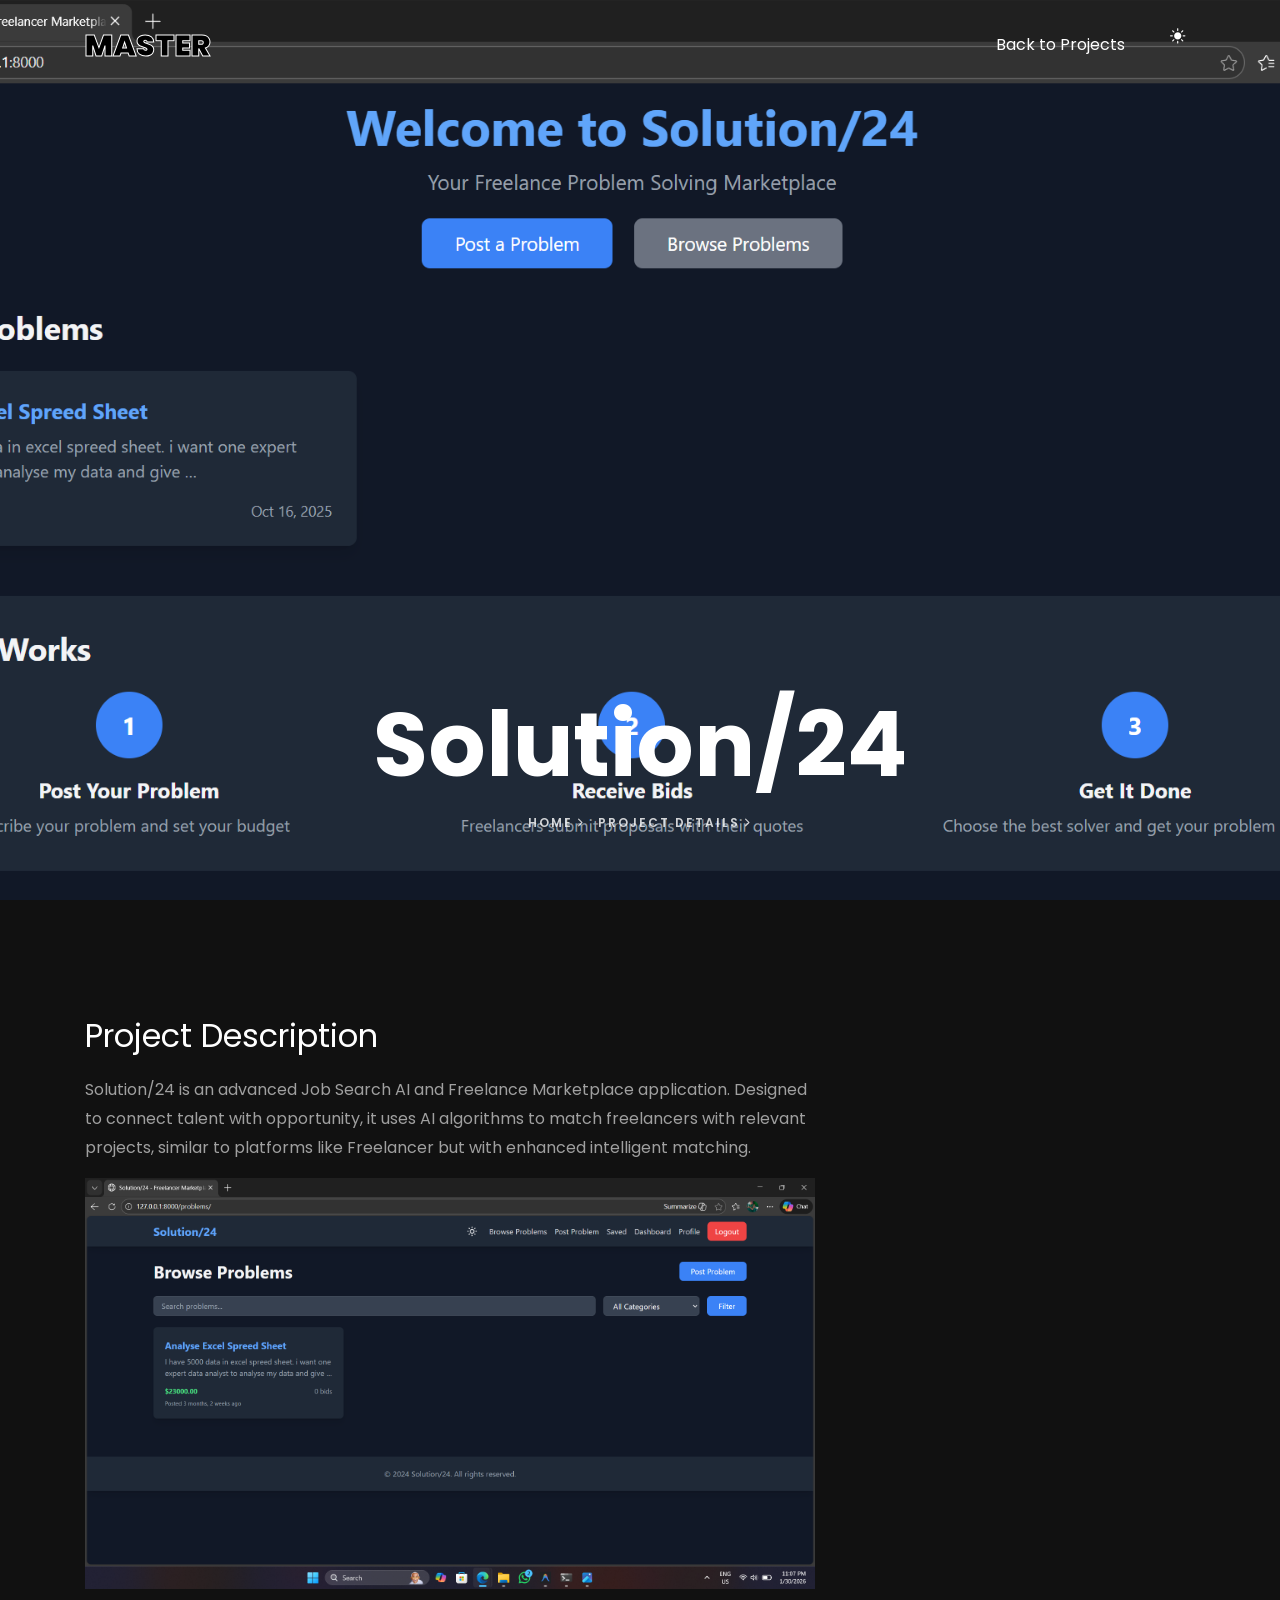
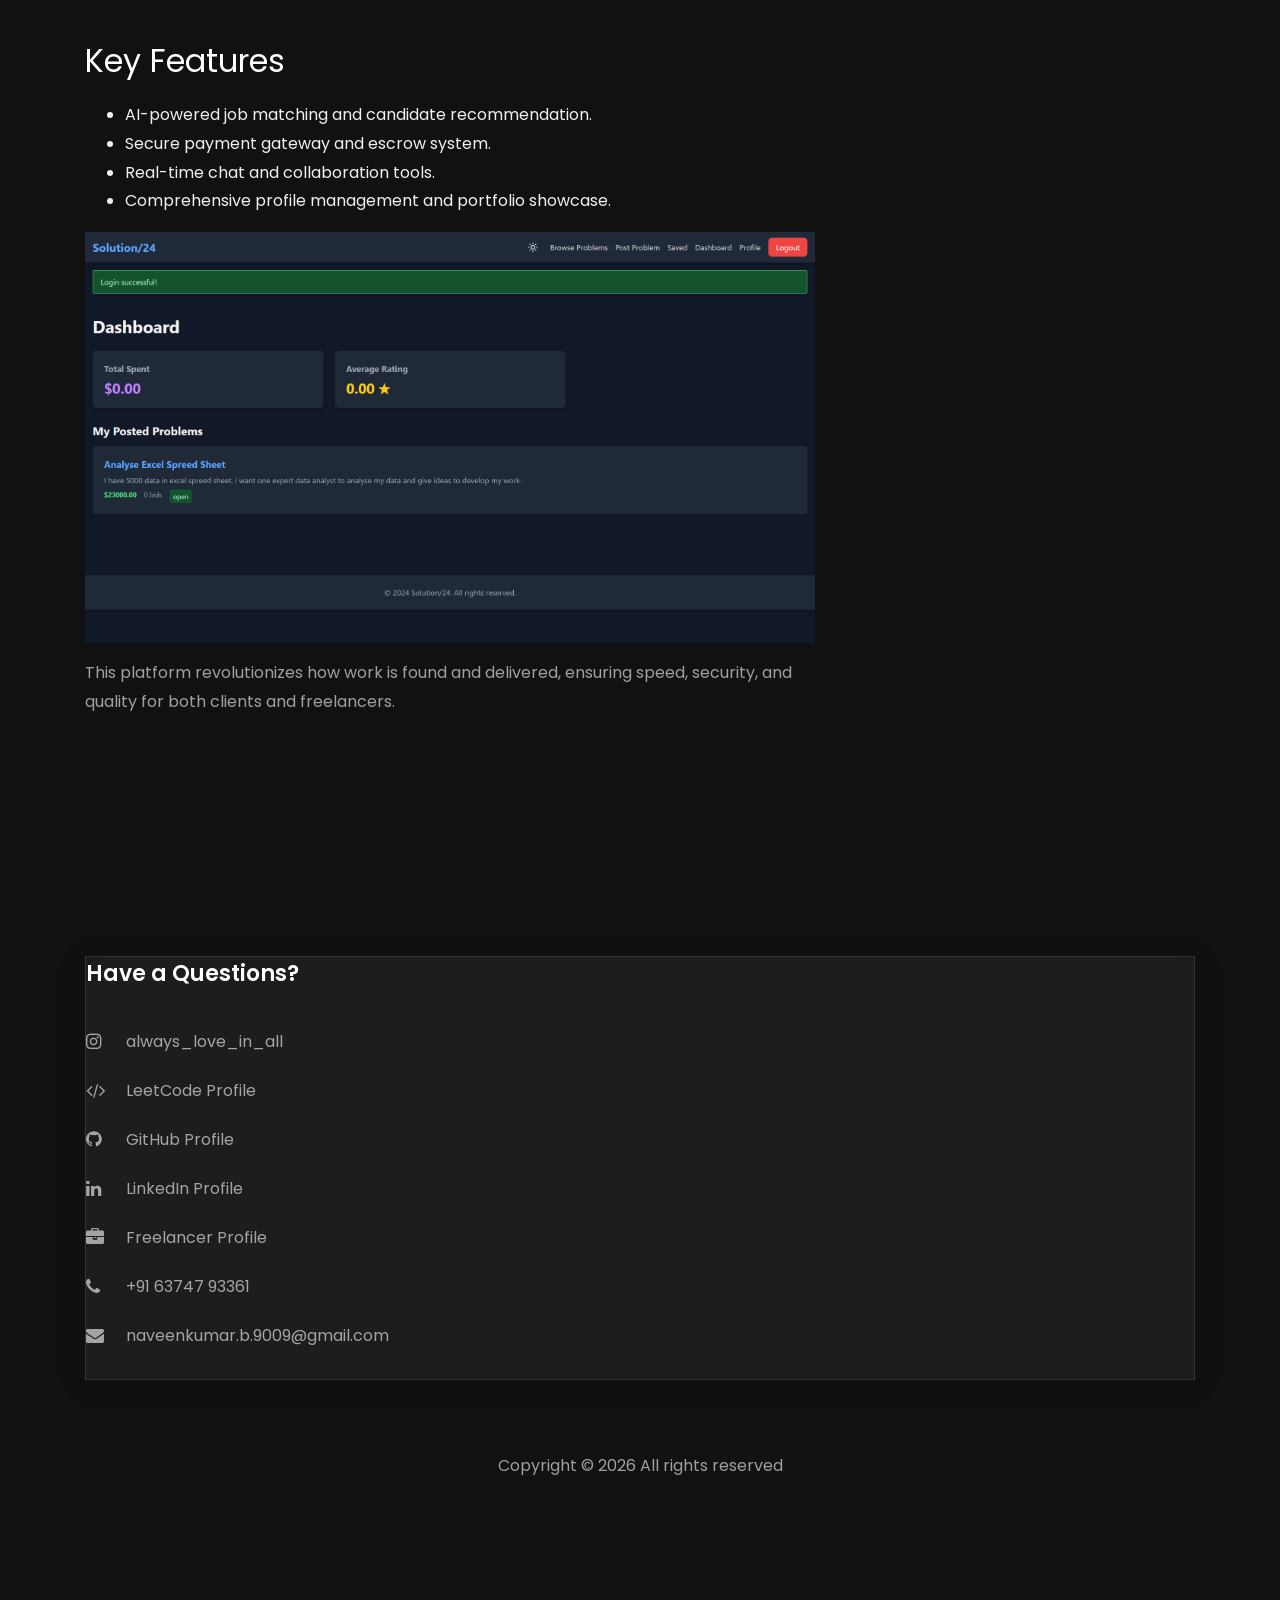
<file: project-solution24.html>
<!DOCTYPE html>
<html lang="en">

<head>
    <title>Solution/24 - Project Details</title>
    <meta charset="utf-8">
    <meta name="viewport" content="width=device-width, initial-scale=1, shrink-to-fit=no">
    <link href="https://fonts.googleapis.com/css?family=Poppins:100,200,300,400,500,600,700,800,900" rel="stylesheet">
    <link rel="stylesheet" href="css/open-iconic-bootstrap.min.css">
    <link rel="stylesheet" href="css/animate.css">
    <link rel="stylesheet" href="css/owl.carousel.min.css">
    <link rel="stylesheet" href="css/owl.theme.default.min.css">
    <link rel="stylesheet" href="css/magnific-popup.css">
    <link rel="stylesheet" href="css/aos.css">
    <link rel="stylesheet" href="css/ionicons.min.css">
    <link rel="stylesheet" href="css/flaticon.css">
    <link rel="stylesheet" href="css/icomoon.css">
    <link rel="stylesheet" href="css/style.css">
</head>

<body data-spy="scroll" data-target=".site-navbar-target" data-offset="300">

    <nav class="navbar navbar-expand-lg navbar-dark ftco_navbar ftco-navbar-light site-navbar-target" id="ftco-navbar">
        <div class="container">
            <a class="navbar-brand" href="index.html">master</a>
            <button class="navbar-toggler js-fh5co-nav-toggle fh5co-nav-toggle" type="button" data-toggle="collapse"
                data-target="#ftco-nav" aria-controls="ftco-nav" aria-expanded="false" aria-label="Toggle navigation">
                <span class="oi oi-menu"></span> Menu
            </button>
            <div class="collapse navbar-collapse" id="ftco-nav">
                <ul class="navbar-nav nav ml-auto">
                    <li class="nav-item"><a href="index.html#projects-section" class="nav-link"><span>Back to
                                Projects</span></a></li>
                    <li class="nav-item">
                        <div class="theme-switch-wrapper">
                            <button id="theme-toggle-btn" class="theme-switch-btn" title="Toggle Theme">
                                <span id="theme-icon" class="ion-ios-sunny"></span>
                            </button>
                        </div>
                    </li>
                </ul>
            </div>
        </div>
    </nav>

    <section class="hero-wrap js-fullheight"
        style="background-image: url('images/VISUAL MANAGEMENT/SOLUTION24/Screenshot (128).png');"
        data-stellar-background-ratio="0.5">
        <div class="overlay"></div>
        <div class="container">
            <div class="row no-gutters slider-text js-fullheight align-items-end justify-content-center">
                <div class="col-md-9 ftco-animate pb-5 text-center">
                    <h1 class="mb-3 bread">Solution/24</h1>
                    <p class="breadcrumbs"><span class="mr-2"><a href="index.html">Home <i
                                    class="ion-ios-arrow-forward"></i></a></span> <span>Project Details <i
                                class="ion-ios-arrow-forward"></i></span></p>
                </div>
            </div>
        </div>
    </section>

    <section class="ftco-section">
        <div class="container">
            <div class="row">
                <div class="col-lg-8 ftco-animate">
                    <h2 class="mb-3">Project Description</h2>
                    <p>Solution/24 is an advanced Job Search AI and Freelance Marketplace application. Designed to
                        connect talent with opportunity, it uses AI algorithms to match freelancers with relevant
                        projects, similar to platforms like Freelancer but with enhanced intelligent matching.</p>

                    <p>
                        <img src="images/VISUAL MANAGEMENT/SOLUTION24/Screenshot (134).png" alt="" class="img-fluid">
                    </p>

                    <h2 class="mb-3 mt-5">Key Features</h2>
                    <ul>
                        <li>AI-powered job matching and candidate recommendation.</li>
                        <li>Secure payment gateway and escrow system.</li>
                        <li>Real-time chat and collaboration tools.</li>
                        <li>Comprehensive profile management and portfolio showcase.</li>
                    </ul>

                    <p>
                        <img src="images/VISUAL MANAGEMENT/SOLUTION24/Screenshot (130).png" alt="" class="img-fluid">
                    </p>

                    <p>This platform revolutionizes how work is found and delivered, ensuring speed, security, and
                        quality for both clients and freelancers.</p>
                </div>
            </div>
        </div>
    </section>

    <footer class="ftco-footer ftco-section">
        <div class="container">
            <div class="row mb-5">
                <div class="col-md">
                    <div class="ftco-footer-widget mb-4">
                        <h2 class="ftco-heading-2">Have a Questions?</h2>
                        <div class="block-23 mb-3">
							<ul>
								<li><a href="https://www.instagram.com/always_love_in_all/?utm_source=qr&r=nametag" target="_blank"><span class="icon icon-instagram"></span><span class="text">always_love_in_all</span></a></li>
								<li><a href="https://leetcode.com/u/NAVEENKUMAR_SB/" target="_blank"><span class="icon icon-code"></span><span class="text">LeetCode Profile</span></a></li>
								<li><a href="https://github.com/SB-NAVEENKUMAR?tab=repositories" target="_blank"><span class="icon icon-github"></span><span class="text">GitHub Profile</span></a></li>
								<li><a href="https://www.linkedin.com/in/naveenkumar-sb-716315305?utm_source=share&utm_campaign=share_via&utm_content=profile&utm_medium=android_app" target="_blank"><span class="icon icon-linkedin"></span><span class="text">LinkedIn Profile</span></a></li>
								<li><a href="https://www.freelancer.com/u/naveenkumarb9009?sb=t" target="_blank"><span class="icon icon-briefcase"></span><span class="text">Freelancer Profile</span></a></li>
								<li><a href="#"><span class="icon icon-phone"></span><span class="text">+91 63747 93361</span></a></li>
								<li><a href="mailto:naveenkumar.b.9009@gmail.com"><span class="icon icon-envelope"></span><span class="text">naveenkumar.b.9009@gmail.com</span></a></li>
							</ul>
						</div>
                    </div>
                </div>
            </div>
            <div class="row">
                <div class="col-md-12 text-center">
                    <p>Copyright &copy;
                        <script>document.write(new Date().getFullYear());</script> All rights reserved
                    </p>
                </div>
            </div>
        </div>
    </footer>

    <div id="ftco-loader" class="show fullscreen"><svg class="circular" width="48px" height="48px">
            <circle class="path-bg" cx="24" cy="24" r="22" fill="none" stroke-width="4" stroke="#eeeeee" />
            <circle class="path" cx="24" cy="24" r="22" fill="none" stroke-width="4" stroke-miterlimit="10"
                stroke="#F96D00" />
        </svg></div>

    <script src="js/jquery.min.js"></script>
    <script src="js/jquery-migrate-3.0.1.min.js"></script>
    <script src="js/popper.min.js"></script>
    <script src="js/bootstrap.min.js"></script>
    <script src="js/jquery.easing.1.3.js"></script>
    <script src="js/jquery.waypoints.min.js"></script>
    <script src="js/jquery.stellar.min.js"></script>
    <script src="js/owl.carousel.min.js"></script>
    <script src="js/jquery.magnific-popup.min.js"></script>
    <script src="js/aos.js"></script>
    <script src="js/jquery.animateNumber.min.js"></script>
    <script src="js/scrollax.min.js"></script>
    <script src="js/main.js"></script>
    <script src="js/theme-toggle.js"></script>

</body>

</html>
</file>
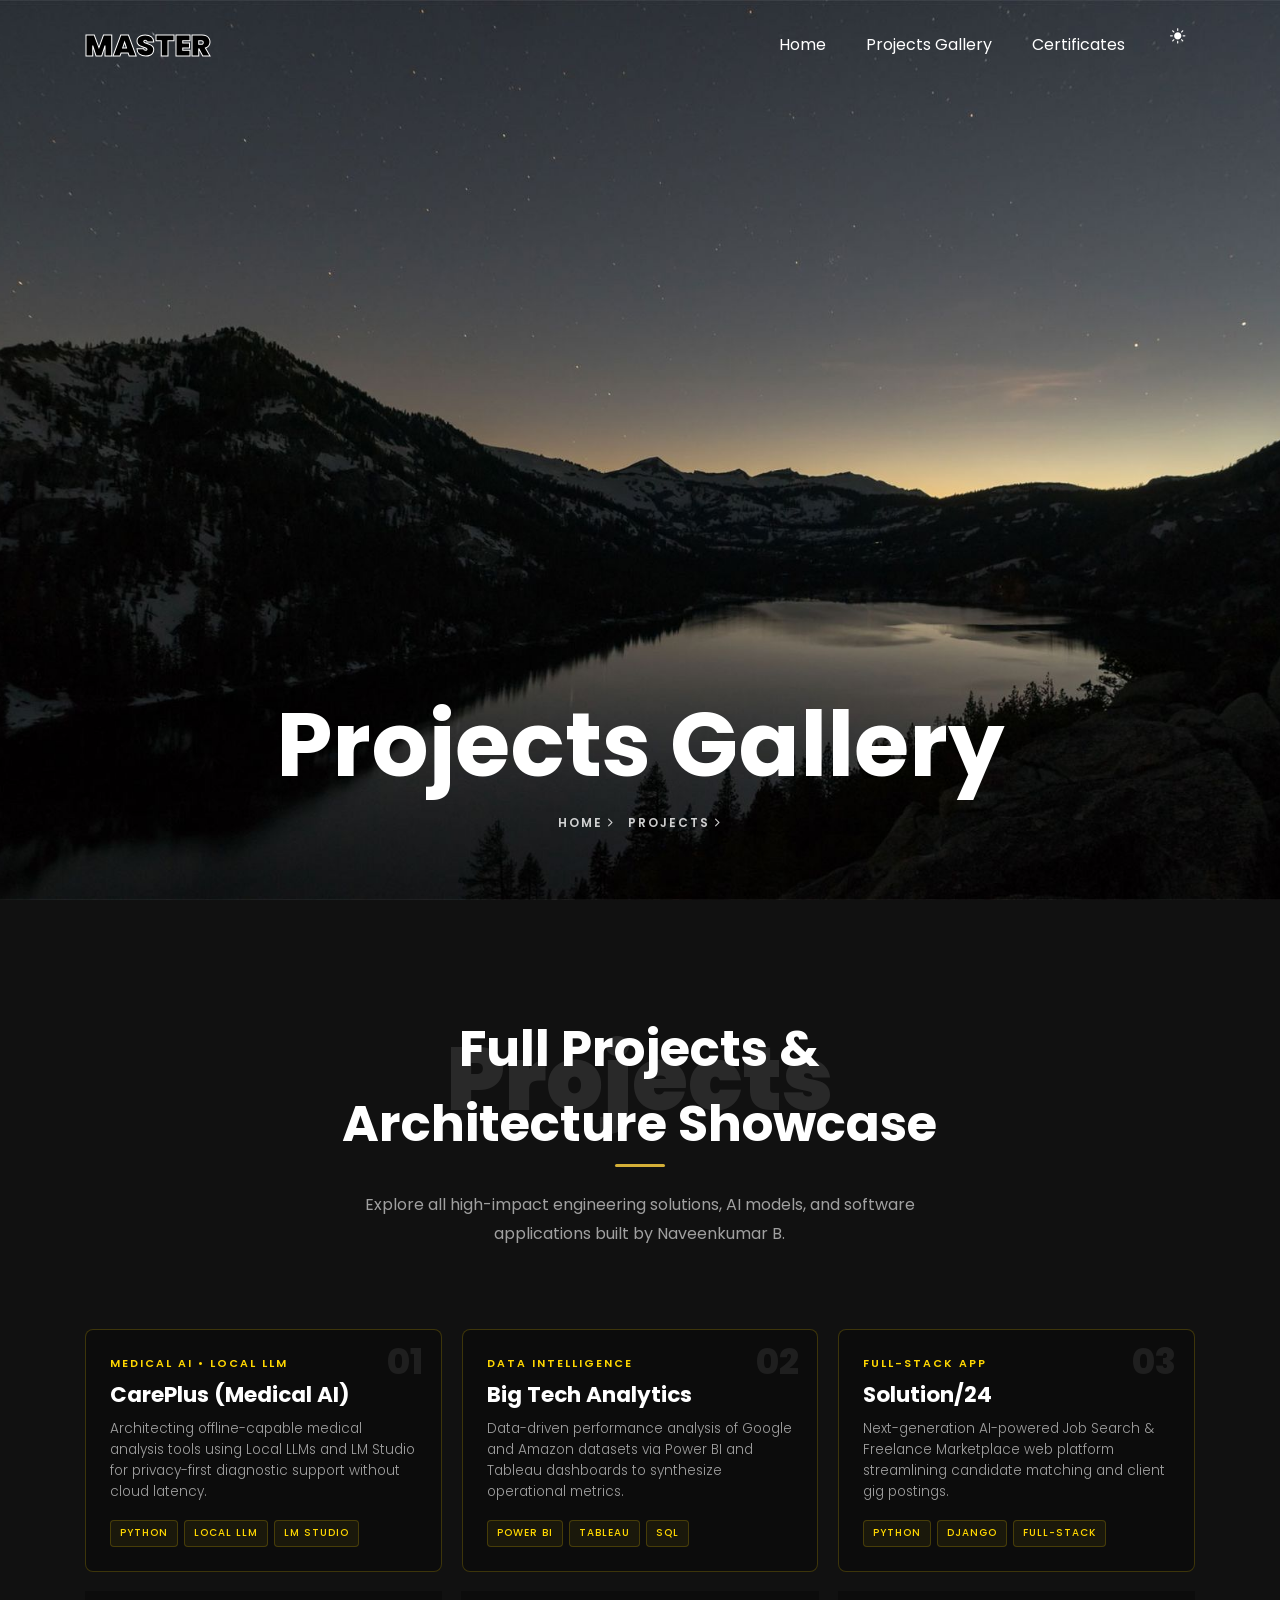
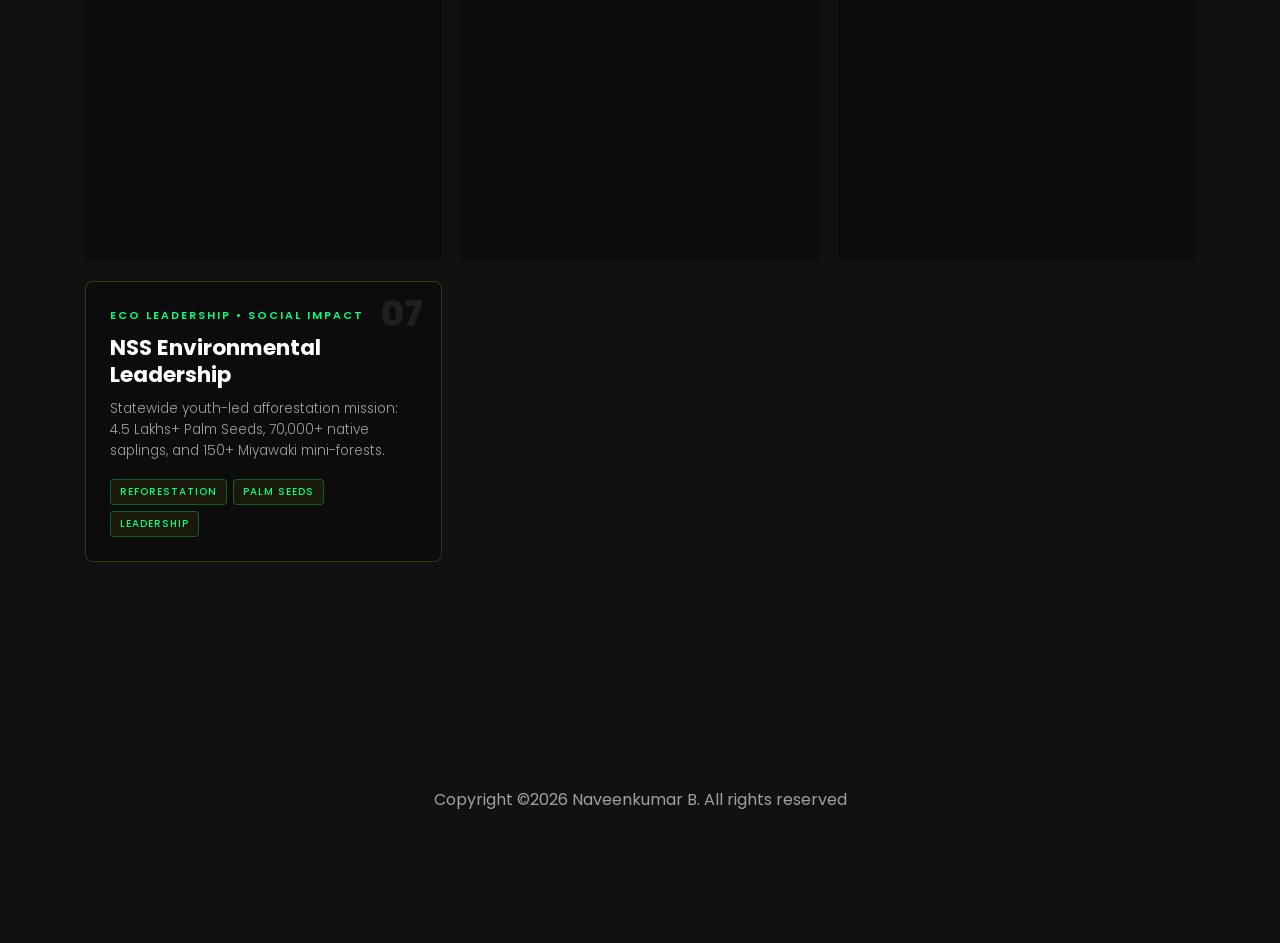
<file: projects.html>
<!DOCTYPE html>
<html lang="en">

<head>
	<title>Projects Gallery - Naveenkumar B</title>
	<meta charset="utf-8">
	<meta name="viewport" content="width=device-width, initial-scale=1, shrink-to-fit=no">
	<link href="https://fonts.googleapis.com/css?family=Poppins:100,200,300,400,500,600,700,800,900" rel="stylesheet">
	<link rel="stylesheet" href="css/open-iconic-bootstrap.min.css">
	<link rel="stylesheet" href="css/animate.css">
	<link rel="stylesheet" href="css/owl.carousel.min.css">
	<link rel="stylesheet" href="css/owl.theme.default.min.css">
	<link rel="stylesheet" href="css/magnific-popup.css">
	<link rel="stylesheet" href="css/aos.css">
	<link rel="stylesheet" href="css/ionicons.min.css">
	<link rel="stylesheet" href="css/flaticon.css">
	<link rel="stylesheet" href="css/icomoon.css">
	<link rel="stylesheet" href="css/style.css">
	<link rel="stylesheet" href="https://cdnjs.cloudflare.com/ajax/libs/font-awesome/6.5.1/css/all.min.css">

	<style>
		:root {
			--gold-accent: #FFD700;
		}
		.new-projects-grid {
			display: grid;
			grid-template-columns: repeat(3, 1fr);
			gap: 20px;
			margin-top: 30px;
		}
		@media (max-width: 1100px) { .new-projects-grid { grid-template-columns: repeat(2, 1fr); } }
		@media (max-width: 768px) { .new-projects-grid { grid-template-columns: 1fr; } }
		.new-project-card {
			background: rgba(12, 12, 12, 0.85);
			border: 1px solid rgba(255, 215, 0, 0.2);
			padding: 24px;
			border-radius: 8px;
			position: relative;
			overflow: hidden;
			backdrop-filter: blur(15px);
			transition: all 0.4s cubic-bezier(0.16, 1, 0.3, 1);
			text-decoration: none !important;
			color: inherit;
			display: flex;
			flex-direction: column;
			justify-content: space-between;
			min-height: 240px;
		}
		.new-project-card::before {
			content: '';
			position: absolute;
			top: 0; left: 0;
			width: 100%; height: 2px;
			background: linear-gradient(90deg, var(--gold-accent), transparent);
			transform: scaleX(0);
			transform-origin: left;
			transition: transform 0.4s ease;
		}
		.new-project-card:hover::before { transform: scaleX(1); }
		.new-project-card:hover {
			border-color: rgba(255, 215, 0, 0.5);
			transform: translateY(-5px);
			box-shadow: 0 12px 30px rgba(0, 0, 0, 0.6), 0 0 15px rgba(255, 215, 0, 0.15);
		}
		.new-project-number {
			font-size: 2.2rem;
			font-weight: 800;
			color: rgba(255, 255, 255, 0.08);
			position: absolute;
			top: 14px; right: 18px;
			line-height: 1;
			font-family: 'Poppins', sans-serif;
		}
		.new-project-category {
			color: var(--gold-accent);
			font-size: 0.68rem;
			text-transform: uppercase;
			letter-spacing: 2px;
			margin-bottom: 8px;
			font-weight: 600;
		}
		.new-project-title {
			font-size: 1.35rem;
			font-weight: 700;
			color: #FFF;
			margin-bottom: 10px;
			line-height: 1.25;
		}
		.new-project-desc {
			color: #AAA;
			font-size: 0.85rem;
			line-height: 1.55;
			margin-bottom: 18px;
			font-weight: 300;
		}
		.new-project-tags {
			display: flex;
			gap: 6px;
			flex-wrap: wrap;
		}
		.new-project-tag {
			padding: 3px 9px;
			background: rgba(255, 215, 0, 0.06);
			border: 1px solid rgba(255, 215, 0, 0.2);
			border-radius: 4px;
			font-size: 0.63rem;
			color: var(--gold-accent);
			font-weight: 500;
			letter-spacing: 1px;
			text-transform: uppercase;
		}
	</style>
</head>

<body data-spy="scroll" data-target=".site-navbar-target" data-offset="300">

	<nav class="navbar navbar-expand-lg navbar-dark ftco_navbar ftco-navbar-light site-navbar-target" id="ftco-navbar">
		<div class="container">
			<a class="navbar-brand" href="index.html">MASTER</a>
			<button class="navbar-toggler js-fh5co-nav-toggle fh5co-nav-toggle" type="button" data-toggle="collapse"
				data-target="#ftco-nav" aria-controls="ftco-nav" aria-expanded="false" aria-label="Toggle navigation">
				<span class="oi oi-menu"></span> Menu
			</button>
			<div class="collapse navbar-collapse" id="ftco-nav">
				<ul class="navbar-nav nav ml-auto">
					<li class="nav-item"><a href="index.html#home-section" class="nav-link"><span>Home</span></a></li>
					<li class="nav-item active"><a href="#" class="nav-link"><span>Projects Gallery</span></a></li>
					<li class="nav-item"><a href="certificates.html" class="nav-link"><span>Certificates</span></a></li>
					<li class="nav-item">
						<div class="theme-switch-wrapper">
							<button id="theme-toggle-btn" class="theme-switch-btn" title="Toggle Theme">
								<span id="theme-icon" class="ion-ios-sunny"></span>
							</button>
						</div>
					</li>
				</ul>
			</div>
		</div>
	</nav>

	<section class="hero-wrap js-fullheight" style="background-image: url('images/bg_1.jpg');"
		data-stellar-background-ratio="0.5">
		<div class="overlay"></div>
		<div class="container">
			<div class="row no-gutters slider-text js-fullheight align-items-end justify-content-center">
				<div class="col-md-9 ftco-animate pb-5 text-center">
					<h1 class="mb-3 bread">Projects Gallery</h1>
					<p class="breadcrumbs"><span class="mr-2"><a href="index.html">Home <i
									class="ion-ios-arrow-forward"></i></a></span> <span>Projects <i
								class="ion-ios-arrow-forward"></i></span></p>
				</div>
			</div>
		</div>
	</section>

	<section class="ftco-section">
		<div class="container">
			<div class="row justify-content-center mb-5 pb-3">
				<div class="col-md-7 heading-section text-center ftco-animate">
					<h1 class="big big-2">Projects</h1>
					<h2 class="mb-4">Full Projects &amp; Architecture Showcase</h2>
					<p>Explore all high-impact engineering solutions, AI models, and software applications built by Naveenkumar B.</p>
				</div>
			</div>

			<div class="new-projects-grid ftco-animate">
				<!-- Project 01 -->
				<a href="project-careplus.html" class="new-project-card">
					<div class="new-project-number">01</div>
					<div>
						<div class="new-project-category">Medical AI &bull; Local LLM</div>
						<h3 class="new-project-title">CarePlus (Medical AI)</h3>
						<p class="new-project-desc">
							Architecting offline-capable medical analysis tools using Local LLMs and LM Studio for privacy-first diagnostic support without cloud latency.
						</p>
					</div>
					<div class="new-project-tags">
						<span class="new-project-tag">Python</span>
						<span class="new-project-tag">Local LLM</span>
						<span class="new-project-tag">LM Studio</span>
					</div>
				</a>

				<!-- Project 02 -->
				<a href="project-analytics.html" class="new-project-card">
					<div class="new-project-number">02</div>
					<div>
						<div class="new-project-category">Data Intelligence</div>
						<h3 class="new-project-title">Big Tech Analytics</h3>
						<p class="new-project-desc">
							Data-driven performance analysis of Google and Amazon datasets via Power BI and Tableau dashboards to synthesize operational metrics.
						</p>
					</div>
					<div class="new-project-tags">
						<span class="new-project-tag">Power BI</span>
						<span class="new-project-tag">Tableau</span>
						<span class="new-project-tag">SQL</span>
					</div>
				</a>

				<!-- Project 03 -->
				<a href="project-solution24.html" class="new-project-card">
					<div class="new-project-number">03</div>
					<div>
						<div class="new-project-category">Full-Stack App</div>
						<h3 class="new-project-title">Solution/24</h3>
						<p class="new-project-desc">
							Next-generation AI-powered Job Search &amp; Freelance Marketplace web platform streamlining candidate matching and client gig postings.
						</p>
					</div>
					<div class="new-project-tags">
						<span class="new-project-tag">Python</span>
						<span class="new-project-tag">Django</span>
						<span class="new-project-tag">Full-Stack</span>
					</div>
				</a>

				<!-- Project 04 -->
				<a href="project-library.html" class="new-project-card">
					<div class="new-project-number">04</div>
					<div>
						<div class="new-project-category">Software Engineering</div>
						<h3 class="new-project-title">Library Management System</h3>
						<p class="new-project-desc">
							Comprehensive desktop system automating cataloging, book issuance, inventory indexing, and fine calculations using Python &amp; SQL.
						</p>
					</div>
					<div class="new-project-tags">
						<span class="new-project-tag">Python</span>
						<span class="new-project-tag">SQL</span>
						<span class="new-project-tag">Tkinter</span>
					</div>
				</a>

				<!-- Project 05 -->
				<a href="project-management.html" class="new-project-card">
					<div class="new-project-number">05</div>
					<div>
						<div class="new-project-category">Enterprise Automation</div>
						<h3 class="new-project-title">Management Systems</h3>
						<p class="new-project-desc">
							Engineered Python/SQL Hall Booking &amp; Academic Admission automation platforms with intuitive GUI workflows and concurrency handling.
						</p>
					</div>
					<div class="new-project-tags">
						<span class="new-project-tag">Python</span>
						<span class="new-project-tag">SQL</span>
						<span class="new-project-tag">GUI</span>
					</div>
				</a>

				<!-- Project 06 -->
				<a href="project-logic.html" class="new-project-card">
					<div class="new-project-number">06</div>
					<div>
						<div class="new-project-category">Algorithmic Tools</div>
						<h3 class="new-project-title">Logic Tools &amp; Quiz Engine</h3>
						<p class="new-project-desc">
							Developed an algorithmic Logo Generator and real-time interactive GUI Quiz Engine built on optimized Python data structures.
						</p>
					</div>
					<div class="new-project-tags">
						<span class="new-project-tag">Python</span>
						<span class="new-project-tag">Algorithms</span>
						<span class="new-project-tag">GUI</span>
					</div>
				</a>

				<!-- Project 07 -->
				<a href="project-nss.html" class="new-project-card">
					<div class="new-project-number">07</div>
					<div>
						<div class="new-project-category" style="color: #00FF7F;">Eco Leadership &bull; Social Impact</div>
						<h3 class="new-project-title">NSS Environmental Leadership</h3>
						<p class="new-project-desc">
							Statewide youth-led afforestation mission: 4.5 Lakhs+ Palm Seeds, 70,000+ native saplings, and 150+ Miyawaki mini-forests.
						</p>
					</div>
					<div class="new-project-tags">
						<span class="new-project-tag" style="border-color: rgba(0,255,127,0.3); color: #00FF7F;">Reforestation</span>
						<span class="new-project-tag" style="border-color: rgba(0,255,127,0.3); color: #00FF7F;">Palm Seeds</span>
						<span class="new-project-tag" style="border-color: rgba(0,255,127,0.3); color: #00FF7F;">Leadership</span>
					</div>
				</a>
			</div>
		</div>
	</section>

	<footer class="ftco-footer ftco-section">
		<div class="container">
			<div class="row">
				<div class="col-md-12 text-center">
					<p>Copyright &copy;<script>document.write(new Date().getFullYear());</script> Naveenkumar B. All rights reserved</p>
				</div>
			</div>
		</div>
	</footer>

	<div id="ftco-loader" class="show fullscreen"><svg class="circular" width="48px" height="48px">
			<circle class="path-bg" cx="24" cy="24" r="22" fill="none" stroke-width="4" stroke="#eeeeee" />
			<circle class="path" cx="24" cy="24" r="22" fill="none" stroke-width="4" stroke-miterlimit="10"
				stroke="#F96D00" />
		</svg></div>

	<script src="js/jquery.min.js"></script>
	<script src="js/jquery-migrate-3.0.1.min.js"></script>
	<script src="js/popper.min.js"></script>
	<script src="js/bootstrap.min.js"></script>
	<script src="js/jquery.easing.1.3.js"></script>
	<script src="js/jquery.waypoints.min.js"></script>
	<script src="js/jquery.stellar.min.js"></script>
	<script src="js/owl.carousel.min.js"></script>
	<script src="js/jquery.magnific-popup.min.js"></script>
	<script src="js/aos.js"></script>
	<script src="js/jquery.animateNumber.min.js"></script>
	<script src="js/scrollax.min.js"></script>
	<script src="js/theme-toggle.js"></script>
	<script src="js/main.js"></script>

</body>

</html>
</file>
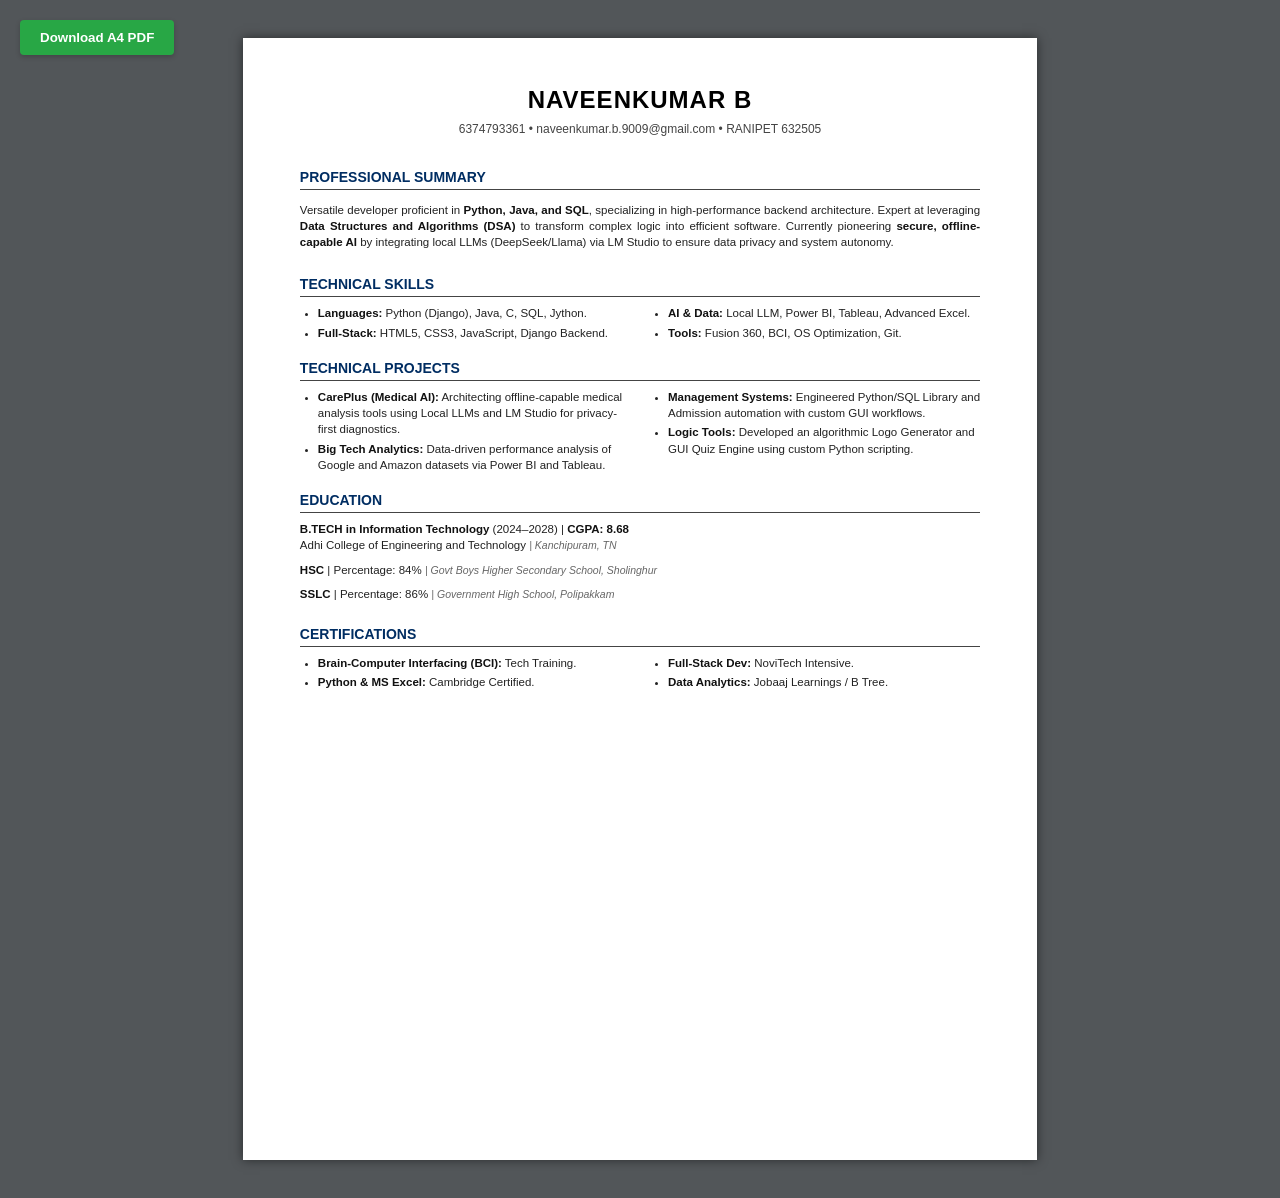
<file: resume.html>
<!DOCTYPE html>
<html lang="en">

<head>
    <meta charset="UTF-8">
    <meta name="viewport" content="width=device-width, initial-scale=1.0">
    <title>Resume - Naveenkumar B</title>
    <style>
        * {
            box-sizing: border-box;
        }

        /* A4 Page Setup */
        @page {
            size: A4;
            margin: 0;
        }

        body {
            font-family: 'Segoe UI', Arial, sans-serif;
            line-height: 1.4;
            color: #222;
            margin: 0;
            padding: 0;
            background-color: #525659;
        }

        .page {
            width: 210mm;
            height: 297mm;
            padding: 12mm 15mm;
            /* Balanced margins to prevent overflow */
            margin: 10mm auto;
            background: white;
            box-shadow: 0 0 10px rgba(0, 0, 0, 0.5);
            overflow: hidden;
            /* Strict single-page enforcement */
            display: flex;
            flex-direction: column;
        }

        header {
            text-align: center;
            margin-bottom: 15px;
        }

        h1 {
            margin: 0;
            font-size: 24px;
            color: #000;
            letter-spacing: 1px;
        }

        .contact {
            font-size: 12px;
            margin-top: 4px;
            color: #444;
        }

        h2 {
            font-size: 14px;
            border-bottom: 1.5px solid #444;
            margin-top: 15px;
            margin-bottom: 8px;
            text-transform: uppercase;
            padding-bottom: 2px;
            color: #002D62;
        }

        .summary {
            font-size: 11.5px;
            text-align: justify;
            margin-bottom: 10px;
        }

        .grid {
            display: flex;
            justify-content: space-between;
            gap: 20px;
        }

        .column {
            flex: 1;
        }

        ul {
            margin: 0;
            padding-left: 18px;
            font-size: 11.5px;
        }

        li {
            margin-bottom: 3px;
        }

        .bold {
            font-weight: bold;
            color: #111;
        }

        .edu-item {
            margin-bottom: 8px;
            font-size: 11.5px;
        }

        .location {
            font-style: italic;
            color: #666;
            font-size: 10.5px;
        }

        /* Print/Download Logic */
        .controls {
            position: fixed;
            top: 20px;
            left: 20px;
            z-index: 100;
        }

        .btn {
            background: #28a745;
            color: white;
            padding: 10px 20px;
            border: none;
            border-radius: 4px;
            cursor: pointer;
            font-weight: bold;
            box-shadow: 0 2px 5px rgba(0, 0, 0, 0.2);
        }

        @media print {
            body {
                background: none;
            }

            .page {
                margin: 0;
                box-shadow: none;
                width: 210mm;
                height: 297mm;
            }

            .controls {
                display: none;
            }
        }
    </style>
</head>

<body>

    <div class="controls">
        <button class="btn" onclick="window.print()">Download A4 PDF</button>
    </div>

    <div class="page">
        <header>
            <h1>NAVEENKUMAR B</h1>
            <div class="contact">
                6374793361 &bull; naveenkumar.b.9009@gmail.com &bull; RANIPET 632505
            </div>
        </header>

        <section>
            <h2>Professional Summary</h2>
            <p class="summary">
                Versatile developer proficient in <span class="bold">Python, Java, and SQL</span>, specializing in
                high-performance backend architecture. Expert at leveraging <span class="bold">Data Structures and
                    Algorithms (DSA)</span> to transform complex logic into efficient software. Currently pioneering
                <span class="bold">secure, offline-capable AI</span> by integrating local LLMs (DeepSeek/Llama) via LM
                Studio to ensure data privacy and system autonomy.
            </p>
        </section>

        <section>
            <h2>Technical Skills</h2>
            <div class="grid">
                <div class="column">
                    <ul>
                        <li><span class="bold">Languages:</span> Python (Django), Java, C, SQL, Jython.</li>
                        <li><span class="bold">Full-Stack:</span> HTML5, CSS3, JavaScript, Django Backend.</li>
                    </ul>
                </div>
                <div class="column">
                    <ul>
                        <li><span class="bold">AI & Data:</span> Local LLM, Power BI, Tableau, Advanced Excel.</li>
                        <li><span class="bold">Tools:</span> Fusion 360, BCI, OS Optimization, Git.</li>
                    </ul>
                </div>
            </div>
        </section>

        <section>
            <h2>Technical Projects</h2>
            <div class="grid">
                <div class="column">
                    <ul>
                        <li><span class="bold">CarePlus (Medical AI):</span> Architecting offline-capable medical
                            analysis tools using Local LLMs and LM Studio for privacy-first diagnostics.</li>
                        <li><span class="bold">Big Tech Analytics:</span> Data-driven performance analysis of Google and
                            Amazon datasets via Power BI and Tableau.</li>
                    </ul>
                </div>
                <div class="column">
                    <ul>
                        <li><span class="bold">Management Systems:</span> Engineered Python/SQL Library and Admission
                            automation with custom GUI workflows.</li>
                        <li><span class="bold">Logic Tools:</span> Developed an algorithmic Logo Generator and GUI Quiz
                            Engine using custom Python scripting.</li>
                    </ul>
                </div>
            </div>
        </section>

        <section>
            <h2>Education</h2>
            <div class="edu-item">
                <span class="bold">B.TECH in Information Technology</span> (2024–2028) | <span class="bold">CGPA:
                    8.68</span><br>
                Adhi College of Engineering and Technology <span class="location">| Kanchipuram, TN</span>
            </div>
            <div class="edu-item">
                <span class="bold">HSC</span> | Percentage: 84% <span class="location">| Govt Boys Higher Secondary
                    School, Sholinghur</span>
            </div>
            <div class="edu-item">
                <span class="bold">SSLC</span> | Percentage: 86% <span class="location">| Government High School,
                    Polipakkam</span>
            </div>
        </section>

        <section>
            <h2>Certifications</h2>
            <div class="grid">
                <div class="column">
                    <ul>
                        <li><span class="bold">Brain-Computer Interfacing (BCI):</span> Tech Training.</li>
                        <li><span class="bold">Python & MS Excel:</span> Cambridge Certified.</li>
                    </ul>
                </div>
                <div class="column">
                    <ul>
                        <li><span class="bold">Full-Stack Dev:</span> NoviTech Intensive.</li>
                        <li><span class="bold">Data Analytics:</span> Jobaaj Learnings / B Tree.</li>
                    </ul>
                </div>
            </div>
        </section>
    </div>

</body>

</html>
</file>
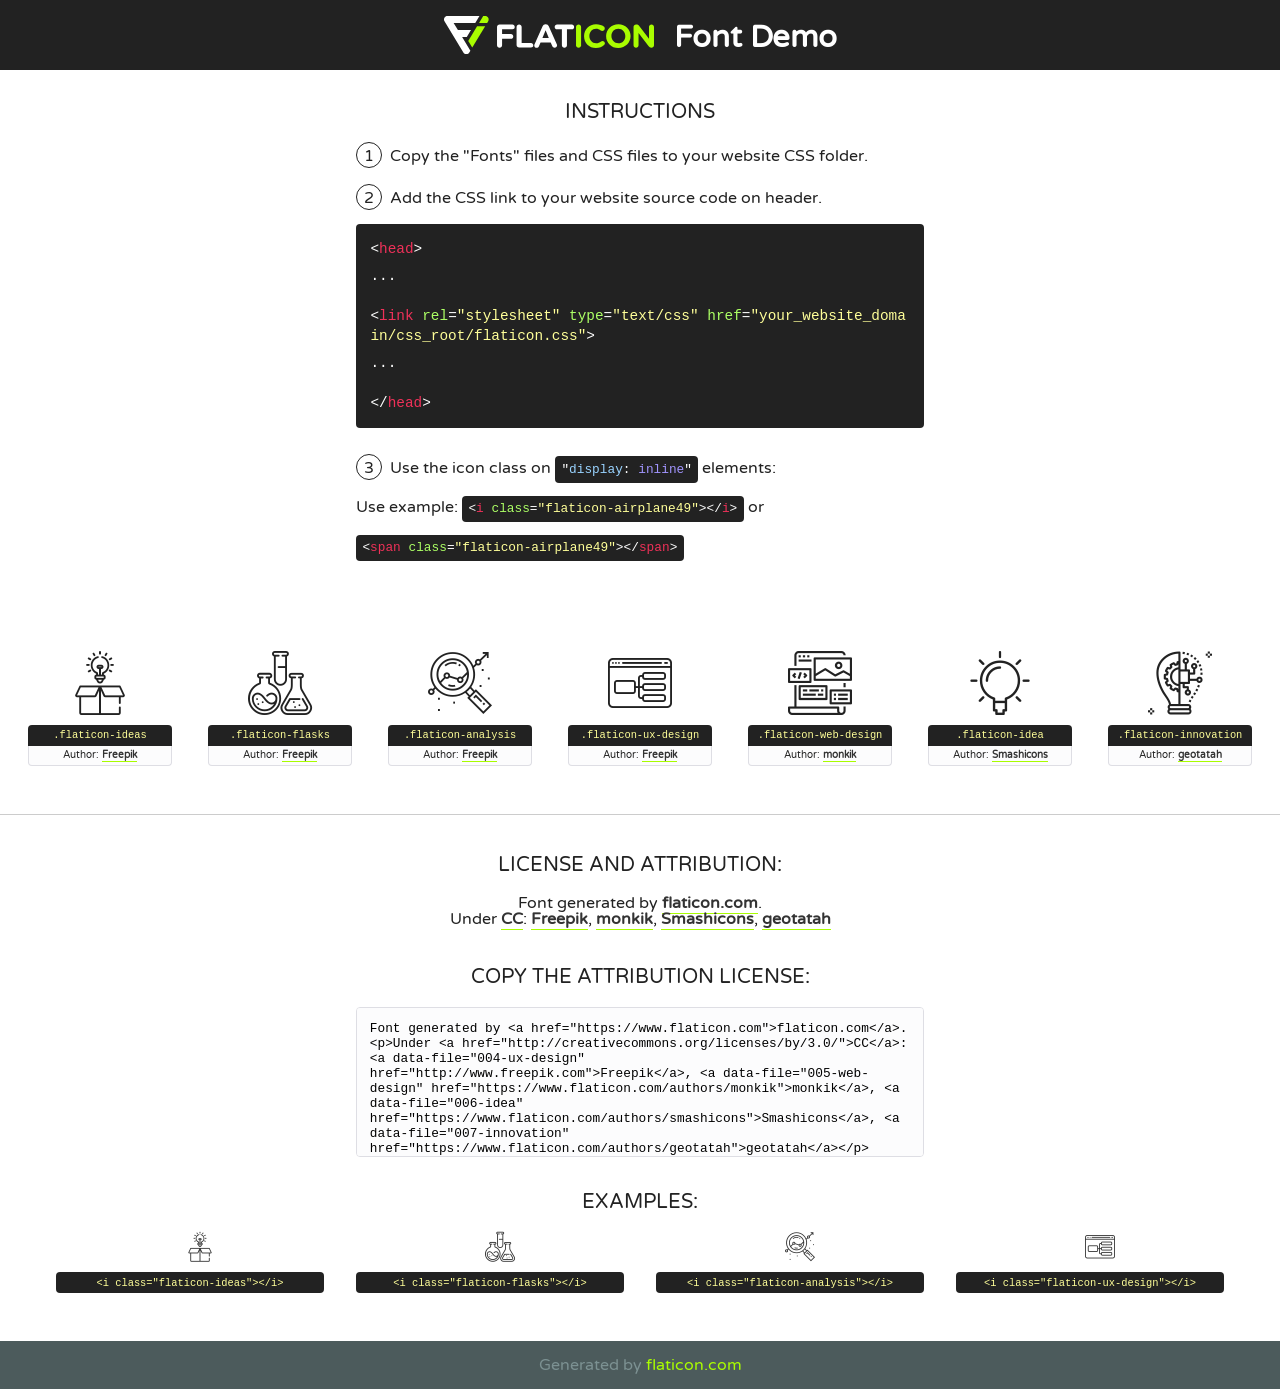
<file: fonts/flaticon/font/flaticon.html>
<!DOCTYPE html>
<!--
  Flaticon icon font: Flaticon
  Creation date: 20/03/2019 02:18
-->
<html>
<!DOCTYPE html>
<html>

<head>
    <title>Flaticon WebFont</title>
    <link href="http://fonts.googleapis.com/css?family=Varela+Round" rel="stylesheet" type="text/css" />
    <link rel="stylesheet" type="text/css" href="flaticon.css">
    <meta charset="UTF-8">
    <style>
    html, body, div, span, applet, object, iframe,
    h1, h2, h3, h4, h5, h6, p, blockquote, pre,
    a, abbr, acronym, address, big, cite, code,
    del, dfn, em, img, ins, kbd, q, s, samp,
    small, strike, strong, sub, sup, tt, var,
    b, u, i, center,
    dl, dt, dd, ol, ul, li,
    fieldset, form, label, legend,
    table, caption, tbody, tfoot, thead, tr, th, td,
    article, aside, canvas, details, embed, 
    figure, figcaption, footer, header, hgroup, 
    menu, nav, output, ruby, section, summary,
    time, mark, audio, video {
        margin: 0;
        padding: 0;
        border: 0;
        font-size: 100%;
        font: inherit;
        vertical-align: baseline;
    }
    /* HTML5 display-role reset for older browsers */
    article, aside, details, figcaption, figure, 
    footer, header, hgroup, menu, nav, section {
        display: block;
    }
    body {
        line-height: 1;
    }
    ol, ul {
        list-style: none;
    }
    blockquote, q {
        quotes: none;
    }
    blockquote:before, blockquote:after,
    q:before, q:after {
        content: '';
        content: none;
    }
    table {
        border-collapse: collapse;
        border-spacing: 0;
    }
    body {
        font-family: 'Varela Round', Helvetica, Arial, sans-serif;
        font-size: 16px;
        color: #222;
    }
    a {
        color: #333;
        border-bottom: 1px solid #a9fd00;
        font-weight: bold;
        text-decoration: none;
    }
    * {
        -moz-box-sizing: border-box;
        -webkit-box-sizing: border-box;
        box-sizing: border-box;
        margin: 0;
        padding: 0;
    }
    [class^="flaticon-"]:before, [class*=" flaticon-"]:before, [class^="flaticon-"]:after, [class*=" flaticon-"]:after {
        font-family: Flaticon;
        font-size: 30px;
        font-style: normal;
        margin-left: 20px;
        color: #333;
    }
    .wrapper {
        max-width: 600px;
        margin: auto;
        padding: 0 1em;
    }
    .title {
        font-size: 1.25em;
        text-align: center;
        margin-bottom: 1em;
        text-transform: uppercase;
    }
    header {
        text-align: center;
        background-color: #222;
        color: #fff;
        padding: 1em;
    }
    header .logo {
        width: 210px;
        height: 38px;
        display: inline-block;
        vertical-align: middle;
        margin-right: 1em;
        border: none;
    }
    header strong {
        font-size: 1.95em;
        font-weight: bold;
        vertical-align: middle;
        margin-top: 5px;
        display: inline-block;
    }
    .demo {
        margin: 2em auto;
        line-height: 1.25em;
    }
    .demo ul li {
        margin-bottom: 1em;
    }
    .demo ul li .num {
        color: #222;
        border-radius: 20px;
        display: inline-block;
        width: 26px;
        padding: 3px;
        height: 26px;
        text-align: center;
        margin-right: 0.5em;
        border: 1px solid #222;
    }
    .demo ul li code {
        background-color: #222;
        border-radius: 4px;
        padding: 0.25em 0.5em;
        display: inline-block;
        color: #fff;
        font-family: Consolas,Monaco,Lucida Console,Liberation Mono,DejaVu Sans Mono,Bitstream Vera Sans Mono,Courier New, monospace;
        font-weight: lighter;
        margin-top: 1em;
        font-size: 0.8em;
        word-break: break-all;
    }
    .demo ul li code.big {
        padding: 1em;
        font-size: 0.9em;
    }
    .demo ul li code .red {
        color: #EF3159;
    }
    .demo ul li code .green {
        color: #ACFF65;
    }
    .demo ul li code .yellow {
        color: #FFFF99;
    }
    .demo ul li code .blue {
        color: #99D3FF;
    }
    .demo ul li code .purple {
        color: #A295FF;
    }
    .demo ul li code .dots {
        margin-top: 0.5em;
        display: block;
    }
    #glyphs {
        border-bottom: 1px solid #ccc;
        padding: 2em 0;
        text-align: center;
    }
    .glyph {
        display: inline-block;
        width: 9em;
        margin: 1em;
        text-align: center;
        vertical-align: top;
        background: #FFF;
    }
    .glyph .glyph-icon {
        padding: 10px;
        display: block;
        font-family:"Flaticon";
        font-size: 64px;
        line-height: 1;
    }
    .glyph .glyph-icon:before {
        font-size: 64px;
        color: #222;
        margin-left: 0;
    }
    .class-name {
        font-size: 0.65em;
        background-color: #222;
        color: #fff;
        border-radius: 4px 4px 0 0;
        padding: 0.5em;
        color: #FFFF99;
        font-family: Consolas,Monaco,Lucida Console,Liberation Mono,DejaVu Sans Mono,Bitstream Vera Sans Mono,Courier New, monospace;
    }
    .author-name {
        font-size: 0.6em;
        background-color: #fcfcfd;
        border: 1px solid #DEDEE4;
        border-top: 0;
        border-radius: 0 0 4px 4px;
        padding: 0.5em;
    }
    .class-name:last-child {
        font-size: 10px;
        color:#888;
    }
    .class-name:last-child a {
        font-size: 10px;
        color:#555;
    }
    .class-name:last-child a:hover {
        color:#a9fd00;
    }
    .glyph > input {
        display: block;
        width: 100px;
        margin: 5px auto;
        text-align: center;
        font-size: 12px;
        cursor: text;
    }
    .glyph > input.icon-input {
        font-family:"Flaticon";
        font-size: 16px;
        margin-bottom: 10px;
    }
    .attribution .title {
        margin-top: 2em;
    }
    .attribution textarea {
        background-color: #fcfcfd;
        padding: 1em;
        border: none;
        box-shadow: none;
        border: 1px solid #DEDEE4;
        border-radius: 4px;
        resize: none;
        width: 100%;
        height: 150px;
        font-size: 0.8em;
        font-family: Consolas,Monaco,Lucida Console,Liberation Mono,DejaVu Sans Mono,Bitstream Vera Sans Mono,Courier New, monospace;
        -webkit-appearance: none;
    }
    .iconsuse {
        margin: 2em auto;
        text-align: center;
        max-width: 1200px;
    }
    .iconsuse:after {
        content: '';
        display: table;
        clear: both;
    }
    .iconsuse .image {
        float: left;
        width: 25%;
        padding: 0 1em;
    }
    .iconsuse .image p {
        margin-bottom: 1em;
    }
    .iconsuse .image span {
        display: block;
        font-size: 0.65em;
        background-color: #222;
        color: #fff;
        border-radius: 4px;
        padding: 0.5em;
        color: #FFFF99;
        margin-top: 1em;
        font-family: Consolas,Monaco,Lucida Console,Liberation Mono,DejaVu Sans Mono,Bitstream Vera Sans Mono,Courier New, monospace;
    }
    #footer {
        text-align: center;
        background-color: #4C5B5C;
        color: #7c9192;
        padding: 1em;
    }
    #footer a {
        border: none;
        color: #a9fd00;
        font-weight: normal;
    }
    @media (max-width: 960px) {
        .iconsuse .image {
            width: 50%;
        }
    }
    @media (max-width: 560px) {
        .iconsuse .image {
            width: 100%;
        }
    }
    </style>
</head>

<body class="characters-off">

    <header>
        <a href="https://www.flaticon.com" target="_blank" class="logo">
            <svg version="1.1" xmlns="http://www.w3.org/2000/svg" xmlns:xlink="http://www.w3.org/1999/xlink" xmlns:a="http://ns.adobe.com/AdobeSVGViewerExtensions/3.0/" viewBox="0 0 560.875 102.036" enable-background="new 0 0 560.875 102.036" xml:space="preserve">
                <defs>
                </defs>
                <g>
                    <g class="letters">
                        <path fill="#ffffff" d="M141.596,29.675c0-3.777,2.985-6.767,6.764-6.767h34.438c3.426,0,6.15,2.728,6.15,6.15
                        c0,3.43-2.724,6.149-6.15,6.149h-27.674v13.091h23.719c3.429,0,6.151,2.724,6.151,6.15c0,3.43-2.723,6.149-6.151,6.149h-23.719
                        v17.574c0,3.773-2.986,6.761-6.764,6.761c-3.779,0-6.764-2.989-6.764-6.761V29.675z"></path>
                        <path fill="#ffffff" d="M193.844,29.149c0-3.781,2.985-6.767,6.764-6.767c3.776,0,6.763,2.985,6.763,6.767v42.957h25.039
                        c3.426,0,6.149,2.726,6.149,6.153c0,3.425-2.723,6.15-6.149,6.15h-31.802c-3.779,0-6.764-2.986-6.764-6.768V29.149z"></path>
                        <path fill="#ffffff" d="M241.891,75.71l21.438-48.407c1.492-3.341,4.215-5.357,7.906-5.357h0.792
                        c3.686,0,6.323,2.017,7.815,5.357l21.439,48.407c0.436,0.967,0.701,1.845,0.701,2.723c0,3.602-2.809,6.501-6.414,6.501
                        c-3.161,0-5.269-1.845-6.499-4.655l-4.132-9.661h-27.059l-4.301,10.102c-1.144,2.631-3.426,4.214-6.237,4.214
                        c-3.517,0-6.24-2.81-6.24-6.325C241.1,77.64,241.451,76.677,241.891,75.71z M279.932,58.666l-8.521-20.297l-8.526,20.297H279.932
                        z"></path>
                        <path fill="#ffffff" d="M314.864,35.387H301.86c-3.429,0-6.239-2.813-6.239-6.238c0-3.429,2.811-6.24,6.239-6.24h39.533
                        c3.426,0,6.237,2.811,6.237,6.24c0,3.425-2.811,6.238-6.237,6.238h-13.001v42.785c0,3.773-2.99,6.761-6.764,6.761
                        c-3.779,0-6.764-2.989-6.764-6.761V35.387z"></path>
                        <path fill="#A9FD00" d="M352.615,29.149c0-3.781,2.985-6.767,6.767-6.767c3.774,0,6.761,2.985,6.761,6.767v49.024
                        c0,3.773-2.987,6.761-6.761,6.761c-3.781,0-6.767-2.989-6.767-6.761V29.149z"></path>
                        <path fill="#A9FD00" d="M374.132,53.836v-0.179c0-17.481,13.178-31.801,32.065-31.801c9.22,0,15.459,2.458,20.557,6.238
                        c1.402,1.054,2.637,2.985,2.637,5.357c0,3.692-2.985,6.59-6.681,6.59c-1.845,0-3.071-0.702-4.044-1.319
                        c-3.776-2.813-7.729-4.393-12.562-4.393c-10.364,0-17.831,8.611-17.831,19.154v0.173c0,10.542,7.291,19.329,17.831,19.329
                        c5.715,0,9.492-1.756,13.359-4.834c1.049-0.874,2.458-1.491,4.039-1.491c3.429,0,6.325,2.813,6.325,6.236
                        c0,2.106-1.056,3.78-2.282,4.834c-5.539,4.834-12.036,7.733-21.878,7.733C387.572,85.464,374.132,71.493,374.132,53.836z"></path>
                        <path fill="#A9FD00" d="M433.009,53.836v-0.179c0-17.481,13.79-31.801,32.766-31.801c18.981,0,32.592,14.143,32.592,31.628v0.173
                        c0,17.483-13.785,31.807-32.769,31.807C446.625,85.464,433.009,71.32,433.009,53.836z M484.224,53.836v-0.179
                        c0-10.539-7.725-19.326-18.626-19.326c-10.893,0-18.449,8.611-18.449,19.154v0.173c0,10.542,7.73,19.329,18.626,19.329
                        C476.676,72.986,484.224,64.378,484.224,53.836z"></path>
                        <path fill="#A9FD00" d="M506.233,29.321c0-3.774,2.99-6.763,6.767-6.763h1.401c3.252,0,5.183,1.583,7.029,3.953l26.093,34.265
                        V29.059c0-3.692,2.99-6.677,6.681-6.677c3.683,0,6.671,2.985,6.671,6.677v48.934c0,3.78-2.987,6.765-6.764,6.765h-0.436
                        c-3.257,0-5.188-1.581-7.034-3.953l-27.056-35.492v32.944c0,3.687-2.985,6.676-6.678,6.676c-3.683,0-6.673-2.989-6.673-6.676
                        V29.321z"></path>
                    </g>
                    <g class="insignia">
                        <path fill="#ffffff" d="M48.372,56.137h12.517l11.156-18.537H37.186L25.688,18.539h57.825L94.668,0H9.271
                        C5.925,0,2.842,1.801,1.198,4.716c-1.644,2.907-1.593,6.482,0.134,9.343l50.38,83.501c1.678,2.781,4.689,4.476,7.938,4.476
                        c3.246,0,6.257-1.695,7.935-4.476l2.898-4.804L48.372,56.137z"></path>
                        <g class="i">
                            <path fill="#A9FD00" d="M93.575,18.539h0.031v0.004l21.652,0.004l2.705-4.488c1.727-2.861,1.778-6.436,0.133-9.343
                            C116.454,1.801,113.371,0,110.026,0h-5.294L93.575,18.539z"></path>
                            <polygon fill="#A9FD00" points="88.291,27.356 64.725,66.486 75.519,84.404 109.942,27.356"></polygon>
                        </g>
                    </g>
                </g>
            </svg>
        </a>
        <strong>Font Demo</strong>
    </header>


    <section class="demo wrapper">

        <p class="title">Instructions</p>

        <ul>
            <li>
                <span class="num">1</span>Copy the "Fonts" files and CSS files to your website CSS folder.
            </li>
            <li>
                <span class="num">2</span>Add the CSS link to your website source code on header.
                <code class="big">
                    &lt;<span class="red">head</span>&gt;
                    <br/><span class="dots">...</span>
                    <br/>&lt;<span class="red">link</span> <span class="green">rel</span>=<span class="yellow">"stylesheet"</span> <span class="green">type</span>=<span class="yellow">"text/css"</span> <span class="green">href</span>=<span class="yellow">"your_website_domain/css_root/flaticon.css"</span>&gt;
                    <br/><span class="dots">...</span>
                    <br/>&lt;/<span class="red">head</span>&gt;
                </code>
            </li>

            <li>
                <p>
                    <span class="num">3</span>Use the icon class on <code>"<span class="blue">display</span>:<span class="purple"> inline</span>"</code> elements:
                    <br />
                    Use example: <code>&lt;<span class="red">i</span> <span class="green">class</span>=<span class="yellow">&quot;flaticon-airplane49&quot;</span>&gt;&lt;/<span class="red">i</span>&gt;</code> or <code>&lt;<span class="red">span</span> <span class="green">class</span>=<span class="yellow">&quot;flaticon-airplane49&quot;</span>&gt;&lt;/<span class="red">span</span>&gt;</code>
            </li>
        </ul>

    </section>




   <section id="glyphs">          
    
      
        <div class="glyph"><div class="glyph-icon flaticon-ideas"></div>
            <div class="class-name">.flaticon-ideas</div>
            <div class="author-name">Author: <a data-file="001-ideas" href="http://www.freepik.com">Freepik</a> </div> 
        </div>        
        
        <div class="glyph"><div class="glyph-icon flaticon-flasks"></div>
            <div class="class-name">.flaticon-flasks</div>
            <div class="author-name">Author: <a data-file="002-flasks" href="http://www.freepik.com">Freepik</a> </div> 
        </div>        
        
        <div class="glyph"><div class="glyph-icon flaticon-analysis"></div>
            <div class="class-name">.flaticon-analysis</div>
            <div class="author-name">Author: <a data-file="003-analysis" href="http://www.freepik.com">Freepik</a> </div> 
        </div>        
        
        <div class="glyph"><div class="glyph-icon flaticon-ux-design"></div>
            <div class="class-name">.flaticon-ux-design</div>
            <div class="author-name">Author: <a data-file="004-ux-design" href="http://www.freepik.com">Freepik</a> </div> 
        </div>        
        
        <div class="glyph"><div class="glyph-icon flaticon-web-design"></div>
            <div class="class-name">.flaticon-web-design</div>
            <div class="author-name">Author: <a data-file="005-web-design" href="https://www.flaticon.com/authors/monkik">monkik</a> </div> 
        </div>        
        
        <div class="glyph"><div class="glyph-icon flaticon-idea"></div>
            <div class="class-name">.flaticon-idea</div>
            <div class="author-name">Author: <a data-file="006-idea" href="https://www.flaticon.com/authors/smashicons">Smashicons</a> </div> 
        </div>        
        
        <div class="glyph"><div class="glyph-icon flaticon-innovation"></div>
            <div class="class-name">.flaticon-innovation</div>
            <div class="author-name">Author: <a data-file="007-innovation" href="https://www.flaticon.com/authors/geotatah">geotatah</a> </div> 
        </div>        
        

    </section>



    <section class="attribution wrapper"   style="text-align:center;">

      <div class="title">License and attribution:</div><div class="attrDiv">Font generated by <a href="https://www.flaticon.com">flaticon.com</a>. <div><p>Under <a href="http://creativecommons.org/licenses/by/3.0/">CC</a>: <a data-file="004-ux-design" href="http://www.freepik.com">Freepik</a>, <a data-file="005-web-design" href="https://www.flaticon.com/authors/monkik">monkik</a>, <a data-file="006-idea" href="https://www.flaticon.com/authors/smashicons">Smashicons</a>, <a data-file="007-innovation" href="https://www.flaticon.com/authors/geotatah">geotatah</a></p>  </div>
      </div>
      <div class="title">Copy the Attribution License:</div>

    <textarea onclick="this.focus();this.select();">Font generated by &lt;a href=&quot;https://www.flaticon.com&quot;&gt;flaticon.com&lt;/a&gt;. <p>Under <a href="http://creativecommons.org/licenses/by/3.0/">CC</a>: <a data-file="004-ux-design" href="http://www.freepik.com">Freepik</a>, <a data-file="005-web-design" href="https://www.flaticon.com/authors/monkik">monkik</a>, <a data-file="006-idea" href="https://www.flaticon.com/authors/smashicons">Smashicons</a>, <a data-file="007-innovation" href="https://www.flaticon.com/authors/geotatah">geotatah</a></p>  
     </textarea>

    </section>

    <section class="iconsuse">

          <div class="title">Examples:</div>            
             
            <div class="image">
                <p>
                    <i class="glyph-icon flaticon-ideas"></i> 
                    <span>&lt;i class=&quot;flaticon-ideas&quot;&gt;&lt;/i&gt;</span>
                </p>
            </div>
            
            <div class="image">
                <p>
                    <i class="glyph-icon flaticon-flasks"></i> 
                    <span>&lt;i class=&quot;flaticon-flasks&quot;&gt;&lt;/i&gt;</span>
                </p>
            </div>
            
            <div class="image">
                <p>
                    <i class="glyph-icon flaticon-analysis"></i> 
                    <span>&lt;i class=&quot;flaticon-analysis&quot;&gt;&lt;/i&gt;</span>
                </p>
            </div>
            
            <div class="image">
                <p>
                    <i class="glyph-icon flaticon-ux-design"></i> 
                    <span>&lt;i class=&quot;flaticon-ux-design&quot;&gt;&lt;/i&gt;</span>
                </p>
            </div>
                       
        </div>
                            
    </section>

<div id="footer">
    <div>Generated by <a href="https://www.flaticon.com">flaticon.com</a>
    </div>
</div>



</body>
</html>
</file>
<file: css/flaticon.css>
/*
  	Flaticon icon font: Flaticon
  	Creation date: 04/01/2019 13:45
  	*/


@font-face {
  font-family: "Flaticon";
  src: url("../fonts/flaticon/font/Flaticon.eot");
  src: url("../fonts/flaticon/font/Flaticon.eot?#iefix") format("embedded-opentype"),
       url("../fonts/flaticon/font/Flaticon.woff") format("woff"),
       url("../fonts/flaticon/font/Flaticon.ttf") format("truetype"),
       url("../fonts/flaticon/font/Flaticon.svg#Flaticon") format("svg");
  font-weight: normal;
  font-style: normal;
}

@media screen and (-webkit-min-device-pixel-ratio:0) {
  @font-face {
    font-family: "Flaticon";
    src: url("../fonts/flaticon/font/Flaticon.svg#Flaticon") format("svg");
  }
}

[class^="flaticon-"]:before, [class*=" flaticon-"]:before,
[class^="flaticon-"]:after, [class*=" flaticon-"]:after {   
  font-family: Flaticon;
  font-style: normal;
  font-weight: normal;
  font-variant: normal;
  text-transform: none;
  line-height: 1;

  /* Better Font Rendering =========== */
  -webkit-font-smoothing: antialiased;
  -moz-osx-font-smoothing: grayscale;
}

.flaticon-ideas:before { content: "\f100"; }
.flaticon-flasks:before { content: "\f101"; }
.flaticon-analysis:before { content: "\f102"; }
.flaticon-ux-design:before { content: "\f103"; }
.flaticon-web-design:before { content: "\f104"; }
.flaticon-idea:before { content: "\f105"; }
.flaticon-innovation:before { content: "\f106"; }
</file>
<file: css/icomoon.css>
@font-face {
  font-family: 'icomoon';
  src:  url('../fonts/icomoon/icomoon.eot?6tt51o');
  src:  url('../fonts/icomoon/icomoon.eot?6tt51o#iefix') format('embedded-opentype'),
    url('../fonts/icomoon/icomoon.ttf?6tt51o') format('truetype'),
    url('../fonts/icomoon/icomoon.woff?6tt51o') format('woff'),
    url('../fonts/icomoon/icomoon.svg?6tt51o#icomoon') format('svg');
  font-weight: normal;
  font-style: normal;
}

[class^="icon-"], [class*=" icon-"] {
  /* use !important to prevent issues with browser extensions that change fonts */
  font-family: 'icomoon' !important;
  speak: none;
  font-style: normal;
  font-weight: normal;
  font-variant: normal;
  text-transform: none;
  line-height: 1;

  /* Better Font Rendering =========== */
  -webkit-font-smoothing: antialiased;
  -moz-osx-font-smoothing: grayscale;
}

.icon-asterisk:before {
  content: "\f069";
}
.icon-plus:before {
  content: "\f067";
}
.icon-question:before {
  content: "\f128";
}
.icon-minus:before {
  content: "\f068";
}
.icon-glass:before {
  content: "\f000";
}
.icon-music:before {
  content: "\f001";
}
.icon-search:before {
  content: "\f002";
}
.icon-envelope-o:before {
  content: "\f003";
}
.icon-heart:before {
  content: "\f004";
}
.icon-star:before {
  content: "\f005";
}
.icon-star-o:before {
  content: "\f006";
}
.icon-user:before {
  content: "\f007";
}
.icon-film:before {
  content: "\f008";
}
.icon-th-large:before {
  content: "\f009";
}
.icon-th:before {
  content: "\f00a";
}
.icon-th-list:before {
  content: "\f00b";
}
.icon-check:before {
  content: "\f00c";
}
.icon-close:before {
  content: "\f00d";
}
.icon-remove:before {
  content: "\f00d";
}
.icon-times:before {
  content: "\f00d";
}
.icon-search-plus:before {
  content: "\f00e";
}
.icon-search-minus:before {
  content: "\f010";
}
.icon-power-off:before {
  content: "\f011";
}
.icon-signal:before {
  content: "\f012";
}
.icon-cog:before {
  content: "\f013";
}
.icon-gear:before {
  content: "\f013";
}
.icon-trash-o:before {
  content: "\f014";
}
.icon-home:before {
  content: "\f015";
}
.icon-file-o:before {
  content: "\f016";
}
.icon-clock-o:before {
  content: "\f017";
}
.icon-road:before {
  content: "\f018";
}
.icon-download:before {
  content: "\f019";
}
.icon-arrow-circle-o-down:before {
  content: "\f01a";
}
.icon-arrow-circle-o-up:before {
  content: "\f01b";
}
.icon-inbox:before {
  content: "\f01c";
}
.icon-play-circle-o:before {
  content: "\f01d";
}
.icon-repeat:before {
  content: "\f01e";
}
.icon-rotate-right:before {
  content: "\f01e";
}
.icon-refresh:before {
  content: "\f021";
}
.icon-list-alt:before {
  content: "\f022";
}
.icon-lock:before {
  content: "\f023";
}
.icon-flag:before {
  content: "\f024";
}
.icon-headphones:before {
  content: "\f025";
}
.icon-volume-off:before {
  content: "\f026";
}
.icon-volume-down:before {
  content: "\f027";
}
.icon-volume-up:before {
  content: "\f028";
}
.icon-qrcode:before {
  content: "\f029";
}
.icon-barcode:before {
  content: "\f02a";
}
.icon-tag:before {
  content: "\f02b";
}
.icon-tags:before {
  content: "\f02c";
}
.icon-book:before {
  content: "\f02d";
}
.icon-bookmark:before {
  content: "\f02e";
}
.icon-print:before {
  content: "\f02f";
}
.icon-camera:before {
  content: "\f030";
}
.icon-font:before {
  content: "\f031";
}
.icon-bold:before {
  content: "\f032";
}
.icon-italic:before {
  content: "\f033";
}
.icon-text-height:before {
  content: "\f034";
}
.icon-text-width:before {
  content: "\f035";
}
.icon-align-left:before {
  content: "\f036";
}
.icon-align-center:before {
  content: "\f037";
}
.icon-align-right:before {
  content: "\f038";
}
.icon-align-justify:before {
  content: "\f039";
}
.icon-list:before {
  content: "\f03a";
}
.icon-dedent:before {
  content: "\f03b";
}
.icon-outdent:before {
  content: "\f03b";
}
.icon-indent:before {
  content: "\f03c";
}
.icon-video-camera:before {
  content: "\f03d";
}
.icon-image:before {
  content: "\f03e";
}
.icon-photo:before {
  content: "\f03e";
}
.icon-picture-o:before {
  content: "\f03e";
}
.icon-pencil:before {
  content: "\f040";
}
.icon-map-marker:before {
  content: "\f041";
}
.icon-adjust:before {
  content: "\f042";
}
.icon-tint:before {
  content: "\f043";
}
.icon-edit:before {
  content: "\f044";
}
.icon-pencil-square-o:before {
  content: "\f044";
}
.icon-share-square-o:before {
  content: "\f045";
}
.icon-check-square-o:before {
  content: "\f046";
}
.icon-arrows:before {
  content: "\f047";
}
.icon-step-backward:before {
  content: "\f048";
}
.icon-fast-backward:before {
  content: "\f049";
}
.icon-backward:before {
  content: "\f04a";
}
.icon-play:before {
  content: "\f04b";
}
.icon-pause:before {
  content: "\f04c";
}
.icon-stop:before {
  content: "\f04d";
}
.icon-forward:before {
  content: "\f04e";
}
.icon-fast-forward:before {
  content: "\f050";
}
.icon-step-forward:before {
  content: "\f051";
}
.icon-eject:before {
  content: "\f052";
}
.icon-chevron-left:before {
  content: "\f053";
}
.icon-chevron-right:before {
  content: "\f054";
}
.icon-plus-circle:before {
  content: "\f055";
}
.icon-minus-circle:before {
  content: "\f056";
}
.icon-times-circle:before {
  content: "\f057";
}
.icon-check-circle:before {
  content: "\f058";
}
.icon-question-circle:before {
  content: "\f059";
}
.icon-info-circle:before {
  content: "\f05a";
}
.icon-crosshairs:before {
  content: "\f05b";
}
.icon-times-circle-o:before {
  content: "\f05c";
}
.icon-check-circle-o:before {
  content: "\f05d";
}
.icon-ban:before {
  content: "\f05e";
}
.icon-arrow-left:before {
  content: "\f060";
}
.icon-arrow-right:before {
  content: "\f061";
}
.icon-arrow-up:before {
  content: "\f062";
}
.icon-arrow-down:before {
  content: "\f063";
}
.icon-mail-forward:before {
  content: "\f064";
}
.icon-share:before {
  content: "\f064";
}
.icon-expand:before {
  content: "\f065";
}
.icon-compress:before {
  content: "\f066";
}
.icon-exclamation-circle:before {
  content: "\f06a";
}
.icon-gift:before {
  content: "\f06b";
}
.icon-leaf:before {
  content: "\f06c";
}
.icon-fire:before {
  content: "\f06d";
}
.icon-eye:before {
  content: "\f06e";
}
.icon-eye-slash:before {
  content: "\f070";
}
.icon-exclamation-triangle:before {
  content: "\f071";
}
.icon-warning:before {
  content: "\f071";
}
.icon-plane:before {
  content: "\f072";
}
.icon-calendar:before {
  content: "\f073";
}
.icon-random:before {
  content: "\f074";
}
.icon-comment:before {
  content: "\f075";
}
.icon-magnet:before {
  content: "\f076";
}
.icon-chevron-up:before {
  content: "\f077";
}
.icon-chevron-down:before {
  content: "\f078";
}
.icon-retweet:before {
  content: "\f079";
}
.icon-shopping-cart:before {
  content: "\f07a";
}
.icon-folder:before {
  content: "\f07b";
}
.icon-folder-open:before {
  content: "\f07c";
}
.icon-arrows-v:before {
  content: "\f07d";
}
.icon-arrows-h:before {
  content: "\f07e";
}
.icon-bar-chart:before {
  content: "\f080";
}
.icon-bar-chart-o:before {
  content: "\f080";
}
.icon-twitter-square:before {
  content: "\f081";
}
.icon-facebook-square:before {
  content: "\f082";
}
.icon-camera-retro:before {
  content: "\f083";
}
.icon-key:before {
  content: "\f084";
}
.icon-cogs:before {
  content: "\f085";
}
.icon-gears:before {
  content: "\f085";
}
.icon-comments:before {
  content: "\f086";
}
.icon-thumbs-o-up:before {
  content: "\f087";
}
.icon-thumbs-o-down:before {
  content: "\f088";
}
.icon-star-half:before {
  content: "\f089";
}
.icon-heart-o:before {
  content: "\f08a";
}
.icon-sign-out:before {
  content: "\f08b";
}
.icon-linkedin-square:before {
  content: "\f08c";
}
.icon-thumb-tack:before {
  content: "\f08d";
}
.icon-external-link:before {
  content: "\f08e";
}
.icon-sign-in:before {
  content: "\f090";
}
.icon-trophy:before {
  content: "\f091";
}
.icon-github-square:before {
  content: "\f092";
}
.icon-upload:before {
  content: "\f093";
}
.icon-lemon-o:before {
  content: "\f094";
}
.icon-phone:before {
  content: "\f095";
}
.icon-square-o:before {
  content: "\f096";
}
.icon-bookmark-o:before {
  content: "\f097";
}
.icon-phone-square:before {
  content: "\f098";
}
.icon-twitter:before {
  content: "\f099";
}
.icon-facebook:before {
  content: "\f09a";
}
.icon-facebook-f:before {
  content: "\f09a";
}
.icon-github:before {
  content: "\f09b";
}
.icon-unlock:before {
  content: "\f09c";
}
.icon-credit-card:before {
  content: "\f09d";
}
.icon-feed:before {
  content: "\f09e";
}
.icon-rss:before {
  content: "\f09e";
}
.icon-hdd-o:before {
  content: "\f0a0";
}
.icon-bullhorn:before {
  content: "\f0a1";
}
.icon-bell-o:before {
  content: "\f0a2";
}
.icon-certificate:before {
  content: "\f0a3";
}
.icon-hand-o-right:before {
  content: "\f0a4";
}
.icon-hand-o-left:before {
  content: "\f0a5";
}
.icon-hand-o-up:before {
  content: "\f0a6";
}
.icon-hand-o-down:before {
  content: "\f0a7";
}
.icon-arrow-circle-left:before {
  content: "\f0a8";
}
.icon-arrow-circle-right:before {
  content: "\f0a9";
}
.icon-arrow-circle-up:before {
  content: "\f0aa";
}
.icon-arrow-circle-down:before {
  content: "\f0ab";
}
.icon-globe:before {
  content: "\f0ac";
}
.icon-wrench:before {
  content: "\f0ad";
}
.icon-tasks:before {
  content: "\f0ae";
}
.icon-filter:before {
  content: "\f0b0";
}
.icon-briefcase:before {
  content: "\f0b1";
}
.icon-arrows-alt:before {
  content: "\f0b2";
}
.icon-group:before {
  content: "\f0c0";
}
.icon-users:before {
  content: "\f0c0";
}
.icon-chain:before {
  content: "\f0c1";
}
.icon-link:before {
  content: "\f0c1";
}
.icon-cloud:before {
  content: "\f0c2";
}
.icon-flask:before {
  content: "\f0c3";
}
.icon-cut:before {
  content: "\f0c4";
}
.icon-scissors:before {
  content: "\f0c4";
}
.icon-copy:before {
  content: "\f0c5";
}
.icon-files-o:before {
  content: "\f0c5";
}
.icon-paperclip:before {
  content: "\f0c6";
}
.icon-floppy-o:before {
  content: "\f0c7";
}
.icon-save:before {
  content: "\f0c7";
}
.icon-square:before {
  content: "\f0c8";
}
.icon-bars:before {
  content: "\f0c9";
}
.icon-navicon:before {
  content: "\f0c9";
}
.icon-reorder:before {
  content: "\f0c9";
}
.icon-list-ul:before {
  content: "\f0ca";
}
.icon-list-ol:before {
  content: "\f0cb";
}
.icon-strikethrough:before {
  content: "\f0cc";
}
.icon-underline:before {
  content: "\f0cd";
}
.icon-table:before {
  content: "\f0ce";
}
.icon-magic:before {
  content: "\f0d0";
}
.icon-truck:before {
  content: "\f0d1";
}
.icon-pinterest:before {
  content: "\f0d2";
}
.icon-pinterest-square:before {
  content: "\f0d3";
}
.icon-google-plus-square:before {
  content: "\f0d4";
}
.icon-google-plus:before {
  content: "\f0d5";
}
.icon-money:before {
  content: "\f0d6";
}
.icon-caret-down:before {
  content: "\f0d7";
}
.icon-caret-up:before {
  content: "\f0d8";
}
.icon-caret-left:before {
  content: "\f0d9";
}
.icon-caret-right:before {
  content: "\f0da";
}
.icon-columns:before {
  content: "\f0db";
}
.icon-sort:before {
  content: "\f0dc";
}
.icon-unsorted:before {
  content: "\f0dc";
}
.icon-sort-desc:before {
  content: "\f0dd";
}
.icon-sort-down:before {
  content: "\f0dd";
}
.icon-sort-asc:before {
  content: "\f0de";
}
.icon-sort-up:before {
  content: "\f0de";
}
.icon-envelope:before {
  content: "\f0e0";
}
.icon-linkedin:before {
  content: "\f0e1";
}
.icon-rotate-left:before {
  content: "\f0e2";
}
.icon-undo:before {
  content: "\f0e2";
}
.icon-gavel:before {
  content: "\f0e3";
}
.icon-legal:before {
  content: "\f0e3";
}
.icon-dashboard:before {
  content: "\f0e4";
}
.icon-tachometer:before {
  content: "\f0e4";
}
.icon-comment-o:before {
  content: "\f0e5";
}
.icon-comments-o:before {
  content: "\f0e6";
}
.icon-bolt:before {
  content: "\f0e7";
}
.icon-flash:before {
  content: "\f0e7";
}
.icon-sitemap:before {
  content: "\f0e8";
}
.icon-umbrella:before {
  content: "\f0e9";
}
.icon-clipboard:before {
  content: "\f0ea";
}
.icon-paste:before {
  content: "\f0ea";
}
.icon-lightbulb-o:before {
  content: "\f0eb";
}
.icon-exchange:before {
  content: "\f0ec";
}
.icon-cloud-download:before {
  content: "\f0ed";
}
.icon-cloud-upload:before {
  content: "\f0ee";
}
.icon-user-md:before {
  content: "\f0f0";
}
.icon-stethoscope:before {
  content: "\f0f1";
}
.icon-suitcase:before {
  content: "\f0f2";
}
.icon-bell:before {
  content: "\f0f3";
}
.icon-coffee:before {
  content: "\f0f4";
}
.icon-cutlery:before {
  content: "\f0f5";
}
.icon-file-text-o:before {
  content: "\f0f6";
}
.icon-building-o:before {
  content: "\f0f7";
}
.icon-hospital-o:before {
  content: "\f0f8";
}
.icon-ambulance:before {
  content: "\f0f9";
}
.icon-medkit:before {
  content: "\f0fa";
}
.icon-fighter-jet:before {
  content: "\f0fb";
}
.icon-beer:before {
  content: "\f0fc";
}
.icon-h-square:before {
  content: "\f0fd";
}
.icon-plus-square:before {
  content: "\f0fe";
}
.icon-angle-double-left:before {
  content: "\f100";
}
.icon-angle-double-right:before {
  content: "\f101";
}
.icon-angle-double-up:before {
  content: "\f102";
}
.icon-angle-double-down:before {
  content: "\f103";
}
.icon-angle-left:before {
  content: "\f104";
}
.icon-angle-right:before {
  content: "\f105";
}
.icon-angle-up:before {
  content: "\f106";
}
.icon-angle-down:before {
  content: "\f107";
}
.icon-desktop:before {
  content: "\f108";
}
.icon-laptop:before {
  content: "\f109";
}
.icon-tablet:before {
  content: "\f10a";
}
.icon-mobile:before {
  content: "\f10b";
}
.icon-mobile-phone:before {
  content: "\f10b";
}
.icon-circle-o:before {
  content: "\f10c";
}
.icon-quote-left:before {
  content: "\f10d";
}
.icon-quote-right:before {
  content: "\f10e";
}
.icon-spinner:before {
  content: "\f110";
}
.icon-circle:before {
  content: "\f111";
}
.icon-mail-reply:before {
  content: "\f112";
}
.icon-reply:before {
  content: "\f112";
}
.icon-github-alt:before {
  content: "\f113";
}
.icon-folder-o:before {
  content: "\f114";
}
.icon-folder-open-o:before {
  content: "\f115";
}
.icon-smile-o:before {
  content: "\f118";
}
.icon-frown-o:before {
  content: "\f119";
}
.icon-meh-o:before {
  content: "\f11a";
}
.icon-gamepad:before {
  content: "\f11b";
}
.icon-keyboard-o:before {
  content: "\f11c";
}
.icon-flag-o:before {
  content: "\f11d";
}
.icon-flag-checkered:before {
  content: "\f11e";
}
.icon-terminal:before {
  content: "\f120";
}
.icon-code:before {
  content: "\f121";
}
.icon-mail-reply-all:before {
  content: "\f122";
}
.icon-reply-all:before {
  content: "\f122";
}
.icon-star-half-empty:before {
  content: "\f123";
}
.icon-star-half-full:before {
  content: "\f123";
}
.icon-star-half-o:before {
  content: "\f123";
}
.icon-location-arrow:before {
  content: "\f124";
}
.icon-crop:before {
  content: "\f125";
}
.icon-code-fork:before {
  content: "\f126";
}
.icon-chain-broken:before {
  content: "\f127";
}
.icon-unlink:before {
  content: "\f127";
}
.icon-info:before {
  content: "\f129";
}
.icon-exclamation:before {
  content: "\f12a";
}
.icon-superscript:before {
  content: "\f12b";
}
.icon-subscript:before {
  content: "\f12c";
}
.icon-eraser:before {
  content: "\f12d";
}
.icon-puzzle-piece:before {
  content: "\f12e";
}
.icon-microphone:before {
  content: "\f130";
}
.icon-microphone-slash:before {
  content: "\f131";
}
.icon-shield:before {
  content: "\f132";
}
.icon-calendar-o:before {
  content: "\f133";
}
.icon-fire-extinguisher:before {
  content: "\f134";
}
.icon-rocket:before {
  content: "\f135";
}
.icon-maxcdn:before {
  content: "\f136";
}
.icon-chevron-circle-left:before {
  content: "\f137";
}
.icon-chevron-circle-right:before {
  content: "\f138";
}
.icon-chevron-circle-up:before {
  content: "\f139";
}
.icon-chevron-circle-down:before {
  content: "\f13a";
}
.icon-html5:before {
  content: "\f13b";
}
.icon-css3:before {
  content: "\f13c";
}
.icon-anchor:before {
  content: "\f13d";
}
.icon-unlock-alt:before {
  content: "\f13e";
}
.icon-bullseye:before {
  content: "\f140";
}
.icon-ellipsis-h:before {
  content: "\f141";
}
.icon-ellipsis-v:before {
  content: "\f142";
}
.icon-rss-square:before {
  content: "\f143";
}
.icon-play-circle:before {
  content: "\f144";
}
.icon-ticket:before {
  content: "\f145";
}
.icon-minus-square:before {
  content: "\f146";
}
.icon-minus-square-o:before {
  content: "\f147";
}
.icon-level-up:before {
  content: "\f148";
}
.icon-level-down:before {
  content: "\f149";
}
.icon-check-square:before {
  content: "\f14a";
}
.icon-pencil-square:before {
  content: "\f14b";
}
.icon-external-link-square:before {
  content: "\f14c";
}
.icon-share-square:before {
  content: "\f14d";
}
.icon-compass:before {
  content: "\f14e";
}
.icon-caret-square-o-down:before {
  content: "\f150";
}
.icon-toggle-down:before {
  content: "\f150";
}
.icon-caret-square-o-up:before {
  content: "\f151";
}
.icon-toggle-up:before {
  content: "\f151";
}
.icon-caret-square-o-right:before {
  content: "\f152";
}
.icon-toggle-right:before {
  content: "\f152";
}
.icon-eur:before {
  content: "\f153";
}
.icon-euro:before {
  content: "\f153";
}
.icon-gbp:before {
  content: "\f154";
}
.icon-dollar:before {
  content: "\f155";
}
.icon-usd:before {
  content: "\f155";
}
.icon-inr:before {
  content: "\f156";
}
.icon-rupee:before {
  content: "\f156";
}
.icon-cny:before {
  content: "\f157";
}
.icon-jpy:before {
  content: "\f157";
}
.icon-rmb:before {
  content: "\f157";
}
.icon-yen:before {
  content: "\f157";
}
.icon-rouble:before {
  content: "\f158";
}
.icon-rub:before {
  content: "\f158";
}
.icon-ruble:before {
  content: "\f158";
}
.icon-krw:before {
  content: "\f159";
}
.icon-won:before {
  content: "\f159";
}
.icon-bitcoin:before {
  content: "\f15a";
}
.icon-btc:before {
  content: "\f15a";
}
.icon-file:before {
  content: "\f15b";
}
.icon-file-text:before {
  content: "\f15c";
}
.icon-sort-alpha-asc:before {
  content: "\f15d";
}
.icon-sort-alpha-desc:before {
  content: "\f15e";
}
.icon-sort-amount-asc:before {
  content: "\f160";
}
.icon-sort-amount-desc:before {
  content: "\f161";
}
.icon-sort-numeric-asc:before {
  content: "\f162";
}
.icon-sort-numeric-desc:before {
  content: "\f163";
}
.icon-thumbs-up:before {
  content: "\f164";
}
.icon-thumbs-down:before {
  content: "\f165";
}
.icon-youtube-square:before {
  content: "\f166";
}
.icon-youtube:before {
  content: "\f167";
}
.icon-xing:before {
  content: "\f168";
}
.icon-xing-square:before {
  content: "\f169";
}
.icon-youtube-play:before {
  content: "\f16a";
}
.icon-dropbox:before {
  content: "\f16b";
}
.icon-stack-overflow:before {
  content: "\f16c";
}
.icon-instagram:before {
  content: "\f16d";
}
.icon-flickr:before {
  content: "\f16e";
}
.icon-adn:before {
  content: "\f170";
}
.icon-bitbucket:before {
  content: "\f171";
}
.icon-bitbucket-square:before {
  content: "\f172";
}
.icon-tumblr:before {
  content: "\f173";
}
.icon-tumblr-square:before {
  content: "\f174";
}
.icon-long-arrow-down:before {
  content: "\f175";
}
.icon-long-arrow-up:before {
  content: "\f176";
}
.icon-long-arrow-left:before {
  content: "\f177";
}
.icon-long-arrow-right:before {
  content: "\f178";
}
.icon-apple:before {
  content: "\f179";
}
.icon-windows:before {
  content: "\f17a";
}
.icon-android:before {
  content: "\f17b";
}
.icon-linux:before {
  content: "\f17c";
}
.icon-dribbble:before {
  content: "\f17d";
}
.icon-skype:before {
  content: "\f17e";
}
.icon-foursquare:before {
  content: "\f180";
}
.icon-trello:before {
  content: "\f181";
}
.icon-female:before {
  content: "\f182";
}
.icon-male:before {
  content: "\f183";
}
.icon-gittip:before {
  content: "\f184";
}
.icon-gratipay:before {
  content: "\f184";
}
.icon-sun-o:before {
  content: "\f185";
}
.icon-moon-o:before {
  content: "\f186";
}
.icon-archive:before {
  content: "\f187";
}
.icon-bug:before {
  content: "\f188";
}
.icon-vk:before {
  content: "\f189";
}
.icon-weibo:before {
  content: "\f18a";
}
.icon-renren:before {
  content: "\f18b";
}
.icon-pagelines:before {
  content: "\f18c";
}
.icon-stack-exchange:before {
  content: "\f18d";
}
.icon-arrow-circle-o-right:before {
  content: "\f18e";
}
.icon-arrow-circle-o-left:before {
  content: "\f190";
}
.icon-caret-square-o-left:before {
  content: "\f191";
}
.icon-toggle-left:before {
  content: "\f191";
}
.icon-dot-circle-o:before {
  content: "\f192";
}
.icon-wheelchair:before {
  content: "\f193";
}
.icon-vimeo-square:before {
  content: "\f194";
}
.icon-try:before {
  content: "\f195";
}
.icon-turkish-lira:before {
  content: "\f195";
}
.icon-plus-square-o:before {
  content: "\f196";
}
.icon-space-shuttle:before {
  content: "\f197";
}
.icon-slack:before {
  content: "\f198";
}
.icon-envelope-square:before {
  content: "\f199";
}
.icon-wordpress:before {
  content: "\f19a";
}
.icon-openid:before {
  content: "\f19b";
}
.icon-bank:before {
  content: "\f19c";
}
.icon-institution:before {
  content: "\f19c";
}
.icon-university:before {
  content: "\f19c";
}
.icon-graduation-cap:before {
  content: "\f19d";
}
.icon-mortar-board:before {
  content: "\f19d";
}
.icon-yahoo:before {
  content: "\f19e";
}
.icon-google:before {
  content: "\f1a0";
}
.icon-reddit:before {
  content: "\f1a1";
}
.icon-reddit-square:before {
  content: "\f1a2";
}
.icon-stumbleupon-circle:before {
  content: "\f1a3";
}
.icon-stumbleupon:before {
  content: "\f1a4";
}
.icon-delicious:before {
  content: "\f1a5";
}
.icon-digg:before {
  content: "\f1a6";
}
.icon-pied-piper-pp:before {
  content: "\f1a7";
}
.icon-pied-piper-alt:before {
  content: "\f1a8";
}
.icon-drupal:before {
  content: "\f1a9";
}
.icon-joomla:before {
  content: "\f1aa";
}
.icon-language:before {
  content: "\f1ab";
}
.icon-fax:before {
  content: "\f1ac";
}
.icon-building:before {
  content: "\f1ad";
}
.icon-child:before {
  content: "\f1ae";
}
.icon-paw:before {
  content: "\f1b0";
}
.icon-spoon:before {
  content: "\f1b1";
}
.icon-cube:before {
  content: "\f1b2";
}
.icon-cubes:before {
  content: "\f1b3";
}
.icon-behance:before {
  content: "\f1b4";
}
.icon-behance-square:before {
  content: "\f1b5";
}
.icon-steam:before {
  content: "\f1b6";
}
.icon-steam-square:before {
  content: "\f1b7";
}
.icon-recycle:before {
  content: "\f1b8";
}
.icon-automobile:before {
  content: "\f1b9";
}
.icon-car:before {
  content: "\f1b9";
}
.icon-cab:before {
  content: "\f1ba";
}
.icon-taxi:before {
  content: "\f1ba";
}
.icon-tree:before {
  content: "\f1bb";
}
.icon-spotify:before {
  content: "\f1bc";
}
.icon-deviantart:before {
  content: "\f1bd";
}
.icon-soundcloud:before {
  content: "\f1be";
}
.icon-database:before {
  content: "\f1c0";
}
.icon-file-pdf-o:before {
  content: "\f1c1";
}
.icon-file-word-o:before {
  content: "\f1c2";
}
.icon-file-excel-o:before {
  content: "\f1c3";
}
.icon-file-powerpoint-o:before {
  content: "\f1c4";
}
.icon-file-image-o:before {
  content: "\f1c5";
}
.icon-file-photo-o:before {
  content: "\f1c5";
}
.icon-file-picture-o:before {
  content: "\f1c5";
}
.icon-file-archive-o:before {
  content: "\f1c6";
}
.icon-file-zip-o:before {
  content: "\f1c6";
}
.icon-file-audio-o:before {
  content: "\f1c7";
}
.icon-file-sound-o:before {
  content: "\f1c7";
}
.icon-file-movie-o:before {
  content: "\f1c8";
}
.icon-file-video-o:before {
  content: "\f1c8";
}
.icon-file-code-o:before {
  content: "\f1c9";
}
.icon-vine:before {
  content: "\f1ca";
}
.icon-codepen:before {
  content: "\f1cb";
}
.icon-jsfiddle:before {
  content: "\f1cc";
}
.icon-life-bouy:before {
  content: "\f1cd";
}
.icon-life-buoy:before {
  content: "\f1cd";
}
.icon-life-ring:before {
  content: "\f1cd";
}
.icon-life-saver:before {
  content: "\f1cd";
}
.icon-support:before {
  content: "\f1cd";
}
.icon-circle-o-notch:before {
  content: "\f1ce";
}
.icon-ra:before {
  content: "\f1d0";
}
.icon-rebel:before {
  content: "\f1d0";
}
.icon-resistance:before {
  content: "\f1d0";
}
.icon-empire:before {
  content: "\f1d1";
}
.icon-ge:before {
  content: "\f1d1";
}
.icon-git-square:before {
  content: "\f1d2";
}
.icon-git:before {
  content: "\f1d3";
}
.icon-hacker-news:before {
  content: "\f1d4";
}
.icon-y-combinator-square:before {
  content: "\f1d4";
}
.icon-yc-square:before {
  content: "\f1d4";
}
.icon-tencent-weibo:before {
  content: "\f1d5";
}
.icon-qq:before {
  content: "\f1d6";
}
.icon-wechat:before {
  content: "\f1d7";
}
.icon-weixin:before {
  content: "\f1d7";
}
.icon-paper-plane:before {
  content: "\f1d8";
}
.icon-send:before {
  content: "\f1d8";
}
.icon-paper-plane-o:before {
  content: "\f1d9";
}
.icon-send-o:before {
  content: "\f1d9";
}
.icon-history:before {
  content: "\f1da";
}
.icon-circle-thin:before {
  content: "\f1db";
}
.icon-header:before {
  content: "\f1dc";
}
.icon-paragraph:before {
  content: "\f1dd";
}
.icon-sliders:before {
  content: "\f1de";
}
.icon-share-alt:before {
  content: "\f1e0";
}
.icon-share-alt-square:before {
  content: "\f1e1";
}
.icon-bomb:before {
  content: "\f1e2";
}
.icon-futbol-o:before {
  content: "\f1e3";
}
.icon-soccer-ball-o:before {
  content: "\f1e3";
}
.icon-tty:before {
  content: "\f1e4";
}
.icon-binoculars:before {
  content: "\f1e5";
}
.icon-plug:before {
  content: "\f1e6";
}
.icon-slideshare:before {
  content: "\f1e7";
}
.icon-twitch:before {
  content: "\f1e8";
}
.icon-yelp:before {
  content: "\f1e9";
}
.icon-newspaper-o:before {
  content: "\f1ea";
}
.icon-wifi:before {
  content: "\f1eb";
}
.icon-calculator:before {
  content: "\f1ec";
}
.icon-paypal:before {
  content: "\f1ed";
}
.icon-google-wallet:before {
  content: "\f1ee";
}
.icon-cc-visa:before {
  content: "\f1f0";
}
.icon-cc-mastercard:before {
  content: "\f1f1";
}
.icon-cc-discover:before {
  content: "\f1f2";
}
.icon-cc-amex:before {
  content: "\f1f3";
}
.icon-cc-paypal:before {
  content: "\f1f4";
}
.icon-cc-stripe:before {
  content: "\f1f5";
}
.icon-bell-slash:before {
  content: "\f1f6";
}
.icon-bell-slash-o:before {
  content: "\f1f7";
}
.icon-trash:before {
  content: "\f1f8";
}
.icon-copyright:before {
  content: "\f1f9";
}
.icon-at:before {
  content: "\f1fa";
}
.icon-eyedropper:before {
  content: "\f1fb";
}
.icon-paint-brush:before {
  content: "\f1fc";
}
.icon-birthday-cake:before {
  content: "\f1fd";
}
.icon-area-chart:before {
  content: "\f1fe";
}
.icon-pie-chart:before {
  content: "\f200";
}
.icon-line-chart:before {
  content: "\f201";
}
.icon-lastfm:before {
  content: "\f202";
}
.icon-lastfm-square:before {
  content: "\f203";
}
.icon-toggle-off:before {
  content: "\f204";
}
.icon-toggle-on:before {
  content: "\f205";
}
.icon-bicycle:before {
  content: "\f206";
}
.icon-bus:before {
  content: "\f207";
}
.icon-ioxhost:before {
  content: "\f208";
}
.icon-angellist:before {
  content: "\f209";
}
.icon-cc:before {
  content: "\f20a";
}
.icon-ils:before {
  content: "\f20b";
}
.icon-shekel:before {
  content: "\f20b";
}
.icon-sheqel:before {
  content: "\f20b";
}
.icon-meanpath:before {
  content: "\f20c";
}
.icon-buysellads:before {
  content: "\f20d";
}
.icon-connectdevelop:before {
  content: "\f20e";
}
.icon-dashcube:before {
  content: "\f210";
}
.icon-forumbee:before {
  content: "\f211";
}
.icon-leanpub:before {
  content: "\f212";
}
.icon-sellsy:before {
  content: "\f213";
}
.icon-shirtsinbulk:before {
  content: "\f214";
}
.icon-simplybuilt:before {
  content: "\f215";
}
.icon-skyatlas:before {
  content: "\f216";
}
.icon-cart-plus:before {
  content: "\f217";
}
.icon-cart-arrow-down:before {
  content: "\f218";
}
.icon-diamond:before {
  content: "\f219";
}
.icon-ship:before {
  content: "\f21a";
}
.icon-user-secret:before {
  content: "\f21b";
}
.icon-motorcycle:before {
  content: "\f21c";
}
.icon-street-view:before {
  content: "\f21d";
}
.icon-heartbeat:before {
  content: "\f21e";
}
.icon-venus:before {
  content: "\f221";
}
.icon-mars:before {
  content: "\f222";
}
.icon-mercury:before {
  content: "\f223";
}
.icon-intersex:before {
  content: "\f224";
}
.icon-transgender:before {
  content: "\f224";
}
.icon-transgender-alt:before {
  content: "\f225";
}
.icon-venus-double:before {
  content: "\f226";
}
.icon-mars-double:before {
  content: "\f227";
}
.icon-venus-mars:before {
  content: "\f228";
}
.icon-mars-stroke:before {
  content: "\f229";
}
.icon-mars-stroke-v:before {
  content: "\f22a";
}
.icon-mars-stroke-h:before {
  content: "\f22b";
}
.icon-neuter:before {
  content: "\f22c";
}
.icon-genderless:before {
  content: "\f22d";
}
.icon-facebook-official:before {
  content: "\f230";
}
.icon-pinterest-p:before {
  content: "\f231";
}
.icon-whatsapp:before {
  content: "\f232";
}
.icon-server:before {
  content: "\f233";
}
.icon-user-plus:before {
  content: "\f234";
}
.icon-user-times:before {
  content: "\f235";
}
.icon-bed:before {
  content: "\f236";
}
.icon-hotel:before {
  content: "\f236";
}
.icon-viacoin:before {
  content: "\f237";
}
.icon-train:before {
  content: "\f238";
}
.icon-subway:before {
  content: "\f239";
}
.icon-medium:before {
  content: "\f23a";
}
.icon-y-combinator:before {
  content: "\f23b";
}
.icon-yc:before {
  content: "\f23b";
}
.icon-optin-monster:before {
  content: "\f23c";
}
.icon-opencart:before {
  content: "\f23d";
}
.icon-expeditedssl:before {
  content: "\f23e";
}
.icon-battery:before {
  content: "\f240";
}
.icon-battery-4:before {
  content: "\f240";
}
.icon-battery-full:before {
  content: "\f240";
}
.icon-battery-3:before {
  content: "\f241";
}
.icon-battery-three-quarters:before {
  content: "\f241";
}
.icon-battery-2:before {
  content: "\f242";
}
.icon-battery-half:before {
  content: "\f242";
}
.icon-battery-1:before {
  content: "\f243";
}
.icon-battery-quarter:before {
  content: "\f243";
}
.icon-battery-0:before {
  content: "\f244";
}
.icon-battery-empty:before {
  content: "\f244";
}
.icon-mouse-pointer:before {
  content: "\f245";
}
.icon-i-cursor:before {
  content: "\f246";
}
.icon-object-group:before {
  content: "\f247";
}
.icon-object-ungroup:before {
  content: "\f248";
}
.icon-sticky-note:before {
  content: "\f249";
}
.icon-sticky-note-o:before {
  content: "\f24a";
}
.icon-cc-jcb:before {
  content: "\f24b";
}
.icon-cc-diners-club:before {
  content: "\f24c";
}
.icon-clone:before {
  content: "\f24d";
}
.icon-balance-scale:before {
  content: "\f24e";
}
.icon-hourglass-o:before {
  content: "\f250";
}
.icon-hourglass-1:before {
  content: "\f251";
}
.icon-hourglass-start:before {
  content: "\f251";
}
.icon-hourglass-2:before {
  content: "\f252";
}
.icon-hourglass-half:before {
  content: "\f252";
}
.icon-hourglass-3:before {
  content: "\f253";
}
.icon-hourglass-end:before {
  content: "\f253";
}
.icon-hourglass:before {
  content: "\f254";
}
.icon-hand-grab-o:before {
  content: "\f255";
}
.icon-hand-rock-o:before {
  content: "\f255";
}
.icon-hand-paper-o:before {
  content: "\f256";
}
.icon-hand-stop-o:before {
  content: "\f256";
}
.icon-hand-scissors-o:before {
  content: "\f257";
}
.icon-hand-lizard-o:before {
  content: "\f258";
}
.icon-hand-spock-o:before {
  content: "\f259";
}
.icon-hand-pointer-o:before {
  content: "\f25a";
}
.icon-hand-peace-o:before {
  content: "\f25b";
}
.icon-trademark:before {
  content: "\f25c";
}
.icon-registered:before {
  content: "\f25d";
}
.icon-creative-commons:before {
  content: "\f25e";
}
.icon-gg:before {
  content: "\f260";
}
.icon-gg-circle:before {
  content: "\f261";
}
.icon-tripadvisor:before {
  content: "\f262";
}
.icon-odnoklassniki:before {
  content: "\f263";
}
.icon-odnoklassniki-square:before {
  content: "\f264";
}
.icon-get-pocket:before {
  content: "\f265";
}
.icon-wikipedia-w:before {
  content: "\f266";
}
.icon-safari:before {
  content: "\f267";
}
.icon-chrome:before {
  content: "\f268";
}
.icon-firefox:before {
  content: "\f269";
}
.icon-opera:before {
  content: "\f26a";
}
.icon-internet-explorer:before {
  content: "\f26b";
}
.icon-television:before {
  content: "\f26c";
}
.icon-tv:before {
  content: "\f26c";
}
.icon-contao:before {
  content: "\f26d";
}
.icon-500px:before {
  content: "\f26e";
}
.icon-amazon:before {
  content: "\f270";
}
.icon-calendar-plus-o:before {
  content: "\f271";
}
.icon-calendar-minus-o:before {
  content: "\f272";
}
.icon-calendar-times-o:before {
  content: "\f273";
}
.icon-calendar-check-o:before {
  content: "\f274";
}
.icon-industry:before {
  content: "\f275";
}
.icon-map-pin:before {
  content: "\f276";
}
.icon-map-signs:before {
  content: "\f277";
}
.icon-map-o:before {
  content: "\f278";
}
.icon-map:before {
  content: "\f279";
}
.icon-commenting:before {
  content: "\f27a";
}
.icon-commenting-o:before {
  content: "\f27b";
}
.icon-houzz:before {
  content: "\f27c";
}
.icon-vimeo:before {
  content: "\f27d";
}
.icon-black-tie:before {
  content: "\f27e";
}
.icon-fonticons:before {
  content: "\f280";
}
.icon-reddit-alien:before {
  content: "\f281";
}
.icon-edge:before {
  content: "\f282";
}
.icon-credit-card-alt:before {
  content: "\f283";
}
.icon-codiepie:before {
  content: "\f284";
}
.icon-modx:before {
  content: "\f285";
}
.icon-fort-awesome:before {
  content: "\f286";
}
.icon-usb:before {
  content: "\f287";
}
.icon-product-hunt:before {
  content: "\f288";
}
.icon-mixcloud:before {
  content: "\f289";
}
.icon-scribd:before {
  content: "\f28a";
}
.icon-pause-circle:before {
  content: "\f28b";
}
.icon-pause-circle-o:before {
  content: "\f28c";
}
.icon-stop-circle:before {
  content: "\f28d";
}
.icon-stop-circle-o:before {
  content: "\f28e";
}
.icon-shopping-bag:before {
  content: "\f290";
}
.icon-shopping-basket:before {
  content: "\f291";
}
.icon-hashtag:before {
  content: "\f292";
}
.icon-bluetooth:before {
  content: "\f293";
}
.icon-bluetooth-b:before {
  content: "\f294";
}
.icon-percent:before {
  content: "\f295";
}
.icon-gitlab:before {
  content: "\f296";
}
.icon-wpbeginner:before {
  content: "\f297";
}
.icon-wpforms:before {
  content: "\f298";
}
.icon-envira:before {
  content: "\f299";
}
.icon-universal-access:before {
  content: "\f29a";
}
.icon-wheelchair-alt:before {
  content: "\f29b";
}
.icon-question-circle-o:before {
  content: "\f29c";
}
.icon-blind:before {
  content: "\f29d";
}
.icon-audio-description:before {
  content: "\f29e";
}
.icon-volume-control-phone:before {
  content: "\f2a0";
}
.icon-braille:before {
  content: "\f2a1";
}
.icon-assistive-listening-systems:before {
  content: "\f2a2";
}
.icon-american-sign-language-interpreting:before {
  content: "\f2a3";
}
.icon-asl-interpreting:before {
  content: "\f2a3";
}
.icon-deaf:before {
  content: "\f2a4";
}
.icon-deafness:before {
  content: "\f2a4";
}
.icon-hard-of-hearing:before {
  content: "\f2a4";
}
.icon-glide:before {
  content: "\f2a5";
}
.icon-glide-g:before {
  content: "\f2a6";
}
.icon-sign-language:before {
  content: "\f2a7";
}
.icon-signing:before {
  content: "\f2a7";
}
.icon-low-vision:before {
  content: "\f2a8";
}
.icon-viadeo:before {
  content: "\f2a9";
}
.icon-viadeo-square:before {
  content: "\f2aa";
}
.icon-snapchat:before {
  content: "\f2ab";
}
.icon-snapchat-ghost:before {
  content: "\f2ac";
}
.icon-snapchat-square:before {
  content: "\f2ad";
}
.icon-pied-piper:before {
  content: "\f2ae";
}
.icon-first-order:before {
  content: "\f2b0";
}
.icon-yoast:before {
  content: "\f2b1";
}
.icon-themeisle:before {
  content: "\f2b2";
}
.icon-google-plus-circle:before {
  content: "\f2b3";
}
.icon-google-plus-official:before {
  content: "\f2b3";
}
.icon-fa:before {
  content: "\f2b4";
}
.icon-font-awesome:before {
  content: "\f2b4";
}
.icon-handshake-o:before {
  content: "\f2b5";
}
.icon-envelope-open:before {
  content: "\f2b6";
}
.icon-envelope-open-o:before {
  content: "\f2b7";
}
.icon-linode:before {
  content: "\f2b8";
}
.icon-address-book:before {
  content: "\f2b9";
}
.icon-address-book-o:before {
  content: "\f2ba";
}
.icon-address-card:before {
  content: "\f2bb";
}
.icon-vcard:before {
  content: "\f2bb";
}
.icon-address-card-o:before {
  content: "\f2bc";
}
.icon-vcard-o:before {
  content: "\f2bc";
}
.icon-user-circle:before {
  content: "\f2bd";
}
.icon-user-circle-o:before {
  content: "\f2be";
}
.icon-user-o:before {
  content: "\f2c0";
}
.icon-id-badge:before {
  content: "\f2c1";
}
.icon-drivers-license:before {
  content: "\f2c2";
}
.icon-id-card:before {
  content: "\f2c2";
}
.icon-drivers-license-o:before {
  content: "\f2c3";
}
.icon-id-card-o:before {
  content: "\f2c3";
}
.icon-quora:before {
  content: "\f2c4";
}
.icon-free-code-camp:before {
  content: "\f2c5";
}
.icon-telegram:before {
  content: "\f2c6";
}
.icon-thermometer:before {
  content: "\f2c7";
}
.icon-thermometer-4:before {
  content: "\f2c7";
}
.icon-thermometer-full:before {
  content: "\f2c7";
}
.icon-thermometer-3:before {
  content: "\f2c8";
}
.icon-thermometer-three-quarters:before {
  content: "\f2c8";
}
.icon-thermometer-2:before {
  content: "\f2c9";
}
.icon-thermometer-half:before {
  content: "\f2c9";
}
.icon-thermometer-1:before {
  content: "\f2ca";
}
.icon-thermometer-quarter:before {
  content: "\f2ca";
}
.icon-thermometer-0:before {
  content: "\f2cb";
}
.icon-thermometer-empty:before {
  content: "\f2cb";
}
.icon-shower:before {
  content: "\f2cc";
}
.icon-bath:before {
  content: "\f2cd";
}
.icon-bathtub:before {
  content: "\f2cd";
}
.icon-s15:before {
  content: "\f2cd";
}
.icon-podcast:before {
  content: "\f2ce";
}
.icon-window-maximize:before {
  content: "\f2d0";
}
.icon-window-minimize:before {
  content: "\f2d1";
}
.icon-window-restore:before {
  content: "\f2d2";
}
.icon-times-rectangle:before {
  content: "\f2d3";
}
.icon-window-close:before {
  content: "\f2d3";
}
.icon-times-rectangle-o:before {
  content: "\f2d4";
}
.icon-window-close-o:before {
  content: "\f2d4";
}
.icon-bandcamp:before {
  content: "\f2d5";
}
.icon-grav:before {
  content: "\f2d6";
}
.icon-etsy:before {
  content: "\f2d7";
}
.icon-imdb:before {
  content: "\f2d8";
}
.icon-ravelry:before {
  content: "\f2d9";
}
.icon-eercast:before {
  content: "\f2da";
}
.icon-microchip:before {
  content: "\f2db";
}
.icon-snowflake-o:before {
  content: "\f2dc";
}
.icon-superpowers:before {
  content: "\f2dd";
}
.icon-wpexplorer:before {
  content: "\f2de";
}
.icon-meetup:before {
  content: "\f2e0";
}
.icon-3d_rotation:before {
  content: "\e84d";
}
.icon-ac_unit:before {
  content: "\eb3b";
}
.icon-alarm:before {
  content: "\e855";
}
.icon-access_alarms:before {
  content: "\e191";
}
.icon-schedule:before {
  content: "\e8b5";
}
.icon-accessibility:before {
  content: "\e84e";
}
.icon-accessible:before {
  content: "\e914";
}
.icon-account_balance:before {
  content: "\e84f";
}
.icon-account_balance_wallet:before {
  content: "\e850";
}
.icon-account_box:before {
  content: "\e851";
}
.icon-account_circle:before {
  content: "\e853";
}
.icon-adb:before {
  content: "\e60e";
}
.icon-add:before {
  content: "\e145";
}
.icon-add_a_photo:before {
  content: "\e439";
}
.icon-alarm_add:before {
  content: "\e856";
}
.icon-add_alert:before {
  content: "\e003";
}
.icon-add_box:before {
  content: "\e146";
}
.icon-add_circle:before {
  content: "\e147";
}
.icon-control_point:before {
  content: "\e3ba";
}
.icon-add_location:before {
  content: "\e567";
}
.icon-add_shopping_cart:before {
  content: "\e854";
}
.icon-queue:before {
  content: "\e03c";
}
.icon-add_to_queue:before {
  content: "\e05c";
}
.icon-adjust2:before {
  content: "\e39e";
}
.icon-airline_seat_flat:before {
  content: "\e630";
}
.icon-airline_seat_flat_angled:before {
  content: "\e631";
}
.icon-airline_seat_individual_suite:before {
  content: "\e632";
}
.icon-airline_seat_legroom_extra:before {
  content: "\e633";
}
.icon-airline_seat_legroom_normal:before {
  content: "\e634";
}
.icon-airline_seat_legroom_reduced:before {
  content: "\e635";
}
.icon-airline_seat_recline_extra:before {
  content: "\e636";
}
.icon-airline_seat_recline_normal:before {
  content: "\e637";
}
.icon-flight:before {
  content: "\e539";
}
.icon-airplanemode_inactive:before {
  content: "\e194";
}
.icon-airplay:before {
  content: "\e055";
}
.icon-airport_shuttle:before {
  content: "\eb3c";
}
.icon-alarm_off:before {
  content: "\e857";
}
.icon-alarm_on:before {
  content: "\e858";
}
.icon-album:before {
  content: "\e019";
}
.icon-all_inclusive:before {
  content: "\eb3d";
}
.icon-all_out:before {
  content: "\e90b";
}
.icon-android2:before {
  content: "\e859";
}
.icon-announcement:before {
  content: "\e85a";
}
.icon-apps:before {
  content: "\e5c3";
}
.icon-archive2:before {
  content: "\e149";
}
.icon-arrow_back:before {
  content: "\e5c4";
}
.icon-arrow_downward:before {
  content: "\e5db";
}
.icon-arrow_drop_down:before {
  content: "\e5c5";
}
.icon-arrow_drop_down_circle:before {
  content: "\e5c6";
}
.icon-arrow_drop_up:before {
  content: "\e5c7";
}
.icon-arrow_forward:before {
  content: "\e5c8";
}
.icon-arrow_upward:before {
  content: "\e5d8";
}
.icon-art_track:before {
  content: "\e060";
}
.icon-aspect_ratio:before {
  content: "\e85b";
}
.icon-poll:before {
  content: "\e801";
}
.icon-assignment:before {
  content: "\e85d";
}
.icon-assignment_ind:before {
  content: "\e85e";
}
.icon-assignment_late:before {
  content: "\e85f";
}
.icon-assignment_return:before {
  content: "\e860";
}
.icon-assignment_returned:before {
  content: "\e861";
}
.icon-assignment_turned_in:before {
  content: "\e862";
}
.icon-assistant:before {
  content: "\e39f";
}
.icon-flag2:before {
  content: "\e153";
}
.icon-attach_file:before {
  content: "\e226";
}
.icon-attach_money:before {
  content: "\e227";
}
.icon-attachment:before {
  content: "\e2bc";
}
.icon-audiotrack:before {
  content: "\e3a1";
}
.icon-autorenew:before {
  content: "\e863";
}
.icon-av_timer:before {
  content: "\e01b";
}
.icon-backspace:before {
  content: "\e14a";
}
.icon-cloud_upload:before {
  content: "\e2c3";
}
.icon-battery_alert:before {
  content: "\e19c";
}
.icon-battery_charging_full:before {
  content: "\e1a3";
}
.icon-battery_std:before {
  content: "\e1a5";
}
.icon-battery_unknown:before {
  content: "\e1a6";
}
.icon-beach_access:before {
  content: "\eb3e";
}
.icon-beenhere:before {
  content: "\e52d";
}
.icon-block:before {
  content: "\e14b";
}
.icon-bluetooth2:before {
  content: "\e1a7";
}
.icon-bluetooth_searching:before {
  content: "\e1aa";
}
.icon-bluetooth_connected:before {
  content: "\e1a8";
}
.icon-bluetooth_disabled:before {
  content: "\e1a9";
}
.icon-blur_circular:before {
  content: "\e3a2";
}
.icon-blur_linear:before {
  content: "\e3a3";
}
.icon-blur_off:before {
  content: "\e3a4";
}
.icon-blur_on:before {
  content: "\e3a5";
}
.icon-class:before {
  content: "\e86e";
}
.icon-turned_in:before {
  content: "\e8e6";
}
.icon-turned_in_not:before {
  content: "\e8e7";
}
.icon-border_all:before {
  content: "\e228";
}
.icon-border_bottom:before {
  content: "\e229";
}
.icon-border_clear:before {
  content: "\e22a";
}
.icon-border_color:before {
  content: "\e22b";
}
.icon-border_horizontal:before {
  content: "\e22c";
}
.icon-border_inner:before {
  content: "\e22d";
}
.icon-border_left:before {
  content: "\e22e";
}
.icon-border_outer:before {
  content: "\e22f";
}
.icon-border_right:before {
  content: "\e230";
}
.icon-border_style:before {
  content: "\e231";
}
.icon-border_top:before {
  content: "\e232";
}
.icon-border_vertical:before {
  content: "\e233";
}
.icon-branding_watermark:before {
  content: "\e06b";
}
.icon-brightness_1:before {
  content: "\e3a6";
}
.icon-brightness_2:before {
  content: "\e3a7";
}
.icon-brightness_3:before {
  content: "\e3a8";
}
.icon-brightness_4:before {
  content: "\e3a9";
}
.icon-brightness_low:before {
  content: "\e1ad";
}
.icon-brightness_medium:before {
  content: "\e1ae";
}
.icon-brightness_high:before {
  content: "\e1ac";
}
.icon-brightness_auto:before {
  content: "\e1ab";
}
.icon-broken_image:before {
  content: "\e3ad";
}
.icon-brush:before {
  content: "\e3ae";
}
.icon-bubble_chart:before {
  content: "\e6dd";
}
.icon-bug_report:before {
  content: "\e868";
}
.icon-build:before {
  content: "\e869";
}
.icon-burst_mode:before {
  content: "\e43c";
}
.icon-domain:before {
  content: "\e7ee";
}
.icon-business_center:before {
  content: "\eb3f";
}
.icon-cached:before {
  content: "\e86a";
}
.icon-cake:before {
  content: "\e7e9";
}
.icon-phone2:before {
  content: "\e0cd";
}
.icon-call_end:before {
  content: "\e0b1";
}
.icon-call_made:before {
  content: "\e0b2";
}
.icon-merge_type:before {
  content: "\e252";
}
.icon-call_missed:before {
  content: "\e0b4";
}
.icon-call_missed_outgoing:before {
  content: "\e0e4";
}
.icon-call_received:before {
  content: "\e0b5";
}
.icon-call_split:before {
  content: "\e0b6";
}
.icon-call_to_action:before {
  content: "\e06c";
}
.icon-camera2:before {
  content: "\e3af";
}
.icon-photo_camera:before {
  content: "\e412";
}
.icon-camera_enhance:before {
  content: "\e8fc";
}
.icon-camera_front:before {
  content: "\e3b1";
}
.icon-camera_rear:before {
  content: "\e3b2";
}
.icon-camera_roll:before {
  content: "\e3b3";
}
.icon-cancel:before {
  content: "\e5c9";
}
.icon-redeem:before {
  content: "\e8b1";
}
.icon-card_membership:before {
  content: "\e8f7";
}
.icon-card_travel:before {
  content: "\e8f8";
}
.icon-casino:before {
  content: "\eb40";
}
.icon-cast:before {
  content: "\e307";
}
.icon-cast_connected:before {
  content: "\e308";
}
.icon-center_focus_strong:before {
  content: "\e3b4";
}
.icon-center_focus_weak:before {
  content: "\e3b5";
}
.icon-change_history:before {
  content: "\e86b";
}
.icon-chat:before {
  content: "\e0b7";
}
.icon-chat_bubble:before {
  content: "\e0ca";
}
.icon-chat_bubble_outline:before {
  content: "\e0cb";
}
.icon-check2:before {
  content: "\e5ca";
}
.icon-check_box:before {
  content: "\e834";
}
.icon-check_box_outline_blank:before {
  content: "\e835";
}
.icon-check_circle:before {
  content: "\e86c";
}
.icon-navigate_before:before {
  content: "\e408";
}
.icon-navigate_next:before {
  content: "\e409";
}
.icon-child_care:before {
  content: "\eb41";
}
.icon-child_friendly:before {
  content: "\eb42";
}
.icon-chrome_reader_mode:before {
  content: "\e86d";
}
.icon-close2:before {
  content: "\e5cd";
}
.icon-clear_all:before {
  content: "\e0b8";
}
.icon-closed_caption:before {
  content: "\e01c";
}
.icon-wb_cloudy:before {
  content: "\e42d";
}
.icon-cloud_circle:before {
  content: "\e2be";
}
.icon-cloud_done:before {
  content: "\e2bf";
}
.icon-cloud_download:before {
  content: "\e2c0";
}
.icon-cloud_off:before {
  content: "\e2c1";
}
.icon-cloud_queue:before {
  content: "\e2c2";
}
.icon-code2:before {
  content: "\e86f";
}
.icon-photo_library:before {
  content: "\e413";
}
.icon-collections_bookmark:before {
  content: "\e431";
}
.icon-palette:before {
  content: "\e40a";
}
.icon-colorize:before {
  content: "\e3b8";
}
.icon-comment2:before {
  content: "\e0b9";
}
.icon-compare:before {
  content: "\e3b9";
}
.icon-compare_arrows:before {
  content: "\e915";
}
.icon-laptop2:before {
  content: "\e31e";
}
.icon-confirmation_number:before {
  content: "\e638";
}
.icon-contact_mail:before {
  content: "\e0d0";
}
.icon-contact_phone:before {
  content: "\e0cf";
}
.icon-contacts:before {
  content: "\e0ba";
}
.icon-content_copy:before {
  content: "\e14d";
}
.icon-content_cut:before {
  content: "\e14e";
}
.icon-content_paste:before {
  content: "\e14f";
}
.icon-control_point_duplicate:before {
  content: "\e3bb";
}
.icon-copyright2:before {
  content: "\e90c";
}
.icon-mode_edit:before {
  content: "\e254";
}
.icon-create_new_folder:before {
  content: "\e2cc";
}
.icon-payment:before {
  content: "\e8a1";
}
.icon-crop2:before {
  content: "\e3be";
}
.icon-crop_16_9:before {
  content: "\e3bc";
}
.icon-crop_3_2:before {
  content: "\e3bd";
}
.icon-crop_landscape:before {
  content: "\e3c3";
}
.icon-crop_7_5:before {
  content: "\e3c0";
}
.icon-crop_din:before {
  content: "\e3c1";
}
.icon-crop_free:before {
  content: "\e3c2";
}
.icon-crop_original:before {
  content: "\e3c4";
}
.icon-crop_portrait:before {
  content: "\e3c5";
}
.icon-crop_rotate:before {
  content: "\e437";
}
.icon-crop_square:before {
  content: "\e3c6";
}
.icon-dashboard2:before {
  content: "\e871";
}
.icon-data_usage:before {
  content: "\e1af";
}
.icon-date_range:before {
  content: "\e916";
}
.icon-dehaze:before {
  content: "\e3c7";
}
.icon-delete:before {
  content: "\e872";
}
.icon-delete_forever:before {
  content: "\e92b";
}
.icon-delete_sweep:before {
  content: "\e16c";
}
.icon-description:before {
  content: "\e873";
}
.icon-desktop_mac:before {
  content: "\e30b";
}
.icon-desktop_windows:before {
  content: "\e30c";
}
.icon-details:before {
  content: "\e3c8";
}
.icon-developer_board:before {
  content: "\e30d";
}
.icon-developer_mode:before {
  content: "\e1b0";
}
.icon-device_hub:before {
  content: "\e335";
}
.icon-phonelink:before {
  content: "\e326";
}
.icon-devices_other:before {
  content: "\e337";
}
.icon-dialer_sip:before {
  content: "\e0bb";
}
.icon-dialpad:before {
  content: "\e0bc";
}
.icon-directions:before {
  content: "\e52e";
}
.icon-directions_bike:before {
  content: "\e52f";
}
.icon-directions_boat:before {
  content: "\e532";
}
.icon-directions_bus:before {
  content: "\e530";
}
.icon-directions_car:before {
  content: "\e531";
}
.icon-directions_railway:before {
  content: "\e534";
}
.icon-directions_run:before {
  content: "\e566";
}
.icon-directions_transit:before {
  content: "\e535";
}
.icon-directions_walk:before {
  content: "\e536";
}
.icon-disc_full:before {
  content: "\e610";
}
.icon-dns:before {
  content: "\e875";
}
.icon-not_interested:before {
  content: "\e033";
}
.icon-do_not_disturb_alt:before {
  content: "\e611";
}
.icon-do_not_disturb_off:before {
  content: "\e643";
}
.icon-remove_circle:before {
  content: "\e15c";
}
.icon-dock:before {
  content: "\e30e";
}
.icon-done:before {
  content: "\e876";
}
.icon-done_all:before {
  content: "\e877";
}
.icon-donut_large:before {
  content: "\e917";
}
.icon-donut_small:before {
  content: "\e918";
}
.icon-drafts:before {
  content: "\e151";
}
.icon-drag_handle:before {
  content: "\e25d";
}
.icon-time_to_leave:before {
  content: "\e62c";
}
.icon-dvr:before {
  content: "\e1b2";
}
.icon-edit_location:before {
  content: "\e568";
}
.icon-eject2:before {
  content: "\e8fb";
}
.icon-markunread:before {
  content: "\e159";
}
.icon-enhanced_encryption:before {
  content: "\e63f";
}
.icon-equalizer:before {
  content: "\e01d";
}
.icon-error:before {
  content: "\e000";
}
.icon-error_outline:before {
  content: "\e001";
}
.icon-euro_symbol:before {
  content: "\e926";
}
.icon-ev_station:before {
  content: "\e56d";
}
.icon-insert_invitation:before {
  content: "\e24f";
}
.icon-event_available:before {
  content: "\e614";
}
.icon-event_busy:before {
  content: "\e615";
}
.icon-event_note:before {
  content: "\e616";
}
.icon-event_seat:before {
  content: "\e903";
}
.icon-exit_to_app:before {
  content: "\e879";
}
.icon-expand_less:before {
  content: "\e5ce";
}
.icon-expand_more:before {
  content: "\e5cf";
}
.icon-explicit:before {
  content: "\e01e";
}
.icon-explore:before {
  content: "\e87a";
}
.icon-exposure:before {
  content: "\e3ca";
}
.icon-exposure_neg_1:before {
  content: "\e3cb";
}
.icon-exposure_neg_2:before {
  content: "\e3cc";
}
.icon-exposure_plus_1:before {
  content: "\e3cd";
}
.icon-exposure_plus_2:before {
  content: "\e3ce";
}
.icon-exposure_zero:before {
  content: "\e3cf";
}
.icon-extension:before {
  content: "\e87b";
}
.icon-face:before {
  content: "\e87c";
}
.icon-fast_forward:before {
  content: "\e01f";
}
.icon-fast_rewind:before {
  content: "\e020";
}
.icon-favorite:before {
  content: "\e87d";
}
.icon-favorite_border:before {
  content: "\e87e";
}
.icon-featured_play_list:before {
  content: "\e06d";
}
.icon-featured_video:before {
  content: "\e06e";
}
.icon-sms_failed:before {
  content: "\e626";
}
.icon-fiber_dvr:before {
  content: "\e05d";
}
.icon-fiber_manual_record:before {
  content: "\e061";
}
.icon-fiber_new:before {
  content: "\e05e";
}
.icon-fiber_pin:before {
  content: "\e06a";
}
.icon-fiber_smart_record:before {
  content: "\e062";
}
.icon-get_app:before {
  content: "\e884";
}
.icon-file_upload:before {
  content: "\e2c6";
}
.icon-filter2:before {
  content: "\e3d3";
}
.icon-filter_1:before {
  content: "\e3d0";
}
.icon-filter_2:before {
  content: "\e3d1";
}
.icon-filter_3:before {
  content: "\e3d2";
}
.icon-filter_4:before {
  content: "\e3d4";
}
.icon-filter_5:before {
  content: "\e3d5";
}
.icon-filter_6:before {
  content: "\e3d6";
}
.icon-filter_7:before {
  content: "\e3d7";
}
.icon-filter_8:before {
  content: "\e3d8";
}
.icon-filter_9:before {
  content: "\e3d9";
}
.icon-filter_9_plus:before {
  content: "\e3da";
}
.icon-filter_b_and_w:before {
  content: "\e3db";
}
.icon-filter_center_focus:before {
  content: "\e3dc";
}
.icon-filter_drama:before {
  content: "\e3dd";
}
.icon-filter_frames:before {
  content: "\e3de";
}
.icon-terrain:before {
  content: "\e564";
}
.icon-filter_list:before {
  content: "\e152";
}
.icon-filter_none:before {
  content: "\e3e0";
}
.icon-filter_tilt_shift:before {
  content: "\e3e2";
}
.icon-filter_vintage:before {
  content: "\e3e3";
}
.icon-find_in_page:before {
  content: "\e880";
}
.icon-find_replace:before {
  content: "\e881";
}
.icon-fingerprint:before {
  content: "\e90d";
}
.icon-first_page:before {
  content: "\e5dc";
}
.icon-fitness_center:before {
  content: "\eb43";
}
.icon-flare:before {
  content: "\e3e4";
}
.icon-flash_auto:before {
  content: "\e3e5";
}
.icon-flash_off:before {
  content: "\e3e6";
}
.icon-flash_on:before {
  content: "\e3e7";
}
.icon-flight_land:before {
  content: "\e904";
}
.icon-flight_takeoff:before {
  content: "\e905";
}
.icon-flip:before {
  content: "\e3e8";
}
.icon-flip_to_back:before {
  content: "\e882";
}
.icon-flip_to_front:before {
  content: "\e883";
}
.icon-folder2:before {
  content: "\e2c7";
}
.icon-folder_open:before {
  content: "\e2c8";
}
.icon-folder_shared:before {
  content: "\e2c9";
}
.icon-folder_special:before {
  content: "\e617";
}
.icon-font_download:before {
  content: "\e167";
}
.icon-format_align_center:before {
  content: "\e234";
}
.icon-format_align_justify:before {
  content: "\e235";
}
.icon-format_align_left:before {
  content: "\e236";
}
.icon-format_align_right:before {
  content: "\e237";
}
.icon-format_bold:before {
  content: "\e238";
}
.icon-format_clear:before {
  content: "\e239";
}
.icon-format_color_fill:before {
  content: "\e23a";
}
.icon-format_color_reset:before {
  content: "\e23b";
}
.icon-format_color_text:before {
  content: "\e23c";
}
.icon-format_indent_decrease:before {
  content: "\e23d";
}
.icon-format_indent_increase:before {
  content: "\e23e";
}
.icon-format_italic:before {
  content: "\e23f";
}
.icon-format_line_spacing:before {
  content: "\e240";
}
.icon-format_list_bulleted:before {
  content: "\e241";
}
.icon-format_list_numbered:before {
  content: "\e242";
}
.icon-format_paint:before {
  content: "\e243";
}
.icon-format_quote:before {
  content: "\e244";
}
.icon-format_shapes:before {
  content: "\e25e";
}
.icon-format_size:before {
  content: "\e245";
}
.icon-format_strikethrough:before {
  content: "\e246";
}
.icon-format_textdirection_l_to_r:before {
  content: "\e247";
}
.icon-format_textdirection_r_to_l:before {
  content: "\e248";
}
.icon-format_underlined:before {
  content: "\e249";
}
.icon-question_answer:before {
  content: "\e8af";
}
.icon-forward2:before {
  content: "\e154";
}
.icon-forward_10:before {
  content: "\e056";
}
.icon-forward_30:before {
  content: "\e057";
}
.icon-forward_5:before {
  content: "\e058";
}
.icon-free_breakfast:before {
  content: "\eb44";
}
.icon-fullscreen:before {
  content: "\e5d0";
}
.icon-fullscreen_exit:before {
  content: "\e5d1";
}
.icon-functions:before {
  content: "\e24a";
}
.icon-g_translate:before {
  content: "\e927";
}
.icon-games:before {
  content: "\e021";
}
.icon-gavel2:before {
  content: "\e90e";
}
.icon-gesture:before {
  content: "\e155";
}
.icon-gif:before {
  content: "\e908";
}
.icon-goat:before {
  content: "\e900";
}
.icon-golf_course:before {
  content: "\eb45";
}
.icon-my_location:before {
  content: "\e55c";
}
.icon-location_searching:before {
  content: "\e1b7";
}
.icon-location_disabled:before {
  content: "\e1b6";
}
.icon-star2:before {
  content: "\e838";
}
.icon-gradient:before {
  content: "\e3e9";
}
.icon-grain:before {
  content: "\e3ea";
}
.icon-graphic_eq:before {
  content: "\e1b8";
}
.icon-grid_off:before {
  content: "\e3eb";
}
.icon-grid_on:before {
  content: "\e3ec";
}
.icon-people:before {
  content: "\e7fb";
}
.icon-group_add:before {
  content: "\e7f0";
}
.icon-group_work:before {
  content: "\e886";
}
.icon-hd:before {
  content: "\e052";
}
.icon-hdr_off:before {
  content: "\e3ed";
}
.icon-hdr_on:before {
  content: "\e3ee";
}
.icon-hdr_strong:before {
  content: "\e3f1";
}
.icon-hdr_weak:before {
  content: "\e3f2";
}
.icon-headset:before {
  content: "\e310";
}
.icon-headset_mic:before {
  content: "\e311";
}
.icon-healing:before {
  content: "\e3f3";
}
.icon-hearing:before {
  content: "\e023";
}
.icon-help:before {
  content: "\e887";
}
.icon-help_outline:before {
  content: "\e8fd";
}
.icon-high_quality:before {
  content: "\e024";
}
.icon-highlight:before {
  content: "\e25f";
}
.icon-highlight_off:before {
  content: "\e888";
}
.icon-restore:before {
  content: "\e8b3";
}
.icon-home2:before {
  content: "\e88a";
}
.icon-hot_tub:before {
  content: "\eb46";
}
.icon-local_hotel:before {
  content: "\e549";
}
.icon-hourglass_empty:before {
  content: "\e88b";
}
.icon-hourglass_full:before {
  content: "\e88c";
}
.icon-http:before {
  content: "\e902";
}
.icon-lock2:before {
  content: "\e897";
}
.icon-photo2:before {
  content: "\e410";
}
.icon-image_aspect_ratio:before {
  content: "\e3f5";
}
.icon-import_contacts:before {
  content: "\e0e0";
}
.icon-import_export:before {
  content: "\e0c3";
}
.icon-important_devices:before {
  content: "\e912";
}
.icon-inbox2:before {
  content: "\e156";
}
.icon-indeterminate_check_box:before {
  content: "\e909";
}
.icon-info2:before {
  content: "\e88e";
}
.icon-info_outline:before {
  content: "\e88f";
}
.icon-input:before {
  content: "\e890";
}
.icon-insert_comment:before {
  content: "\e24c";
}
.icon-insert_drive_file:before {
  content: "\e24d";
}
.icon-tag_faces:before {
  content: "\e420";
}
.icon-link2:before {
  content: "\e157";
}
.icon-invert_colors:before {
  content: "\e891";
}
.icon-invert_colors_off:before {
  content: "\e0c4";
}
.icon-iso:before {
  content: "\e3f6";
}
.icon-keyboard:before {
  content: "\e312";
}
.icon-keyboard_arrow_down:before {
  content: "\e313";
}
.icon-keyboard_arrow_left:before {
  content: "\e314";
}
.icon-keyboard_arrow_right:before {
  content: "\e315";
}
.icon-keyboard_arrow_up:before {
  content: "\e316";
}
.icon-keyboard_backspace:before {
  content: "\e317";
}
.icon-keyboard_capslock:before {
  content: "\e318";
}
.icon-keyboard_hide:before {
  content: "\e31a";
}
.icon-keyboard_return:before {
  content: "\e31b";
}
.icon-keyboard_tab:before {
  content: "\e31c";
}
.icon-keyboard_voice:before {
  content: "\e31d";
}
.icon-kitchen:before {
  content: "\eb47";
}
.icon-label:before {
  content: "\e892";
}
.icon-label_outline:before {
  content: "\e893";
}
.icon-language2:before {
  content: "\e894";
}
.icon-laptop_chromebook:before {
  content: "\e31f";
}
.icon-laptop_mac:before {
  content: "\e320";
}
.icon-laptop_windows:before {
  content: "\e321";
}
.icon-last_page:before {
  content: "\e5dd";
}
.icon-open_in_new:before {
  content: "\e89e";
}
.icon-layers:before {
  content: "\e53b";
}
.icon-layers_clear:before {
  content: "\e53c";
}
.icon-leak_add:before {
  content: "\e3f8";
}
.icon-leak_remove:before {
  content: "\e3f9";
}
.icon-lens:before {
  content: "\e3fa";
}
.icon-library_books:before {
  content: "\e02f";
}
.icon-library_music:before {
  content: "\e030";
}
.icon-lightbulb_outline:before {
  content: "\e90f";
}
.icon-line_style:before {
  content: "\e919";
}
.icon-line_weight:before {
  content: "\e91a";
}
.icon-linear_scale:before {
  content: "\e260";
}
.icon-linked_camera:before {
  content: "\e438";
}
.icon-list2:before {
  content: "\e896";
}
.icon-live_help:before {
  content: "\e0c6";
}
.icon-live_tv:before {
  content: "\e639";
}
.icon-local_play:before {
  content: "\e553";
}
.icon-local_airport:before {
  content: "\e53d";
}
.icon-local_atm:before {
  content: "\e53e";
}
.icon-local_bar:before {
  content: "\e540";
}
.icon-local_cafe:before {
  content: "\e541";
}
.icon-local_car_wash:before {
  content: "\e542";
}
.icon-local_convenience_store:before {
  content: "\e543";
}
.icon-restaurant_menu:before {
  content: "\e561";
}
.icon-local_drink:before {
  content: "\e544";
}
.icon-local_florist:before {
  content: "\e545";
}
.icon-local_gas_station:before {
  content: "\e546";
}
.icon-shopping_cart:before {
  content: "\e8cc";
}
.icon-local_hospital:before {
  content: "\e548";
}
.icon-local_laundry_service:before {
  content: "\e54a";
}
.icon-local_library:before {
  content: "\e54b";
}
.icon-local_mall:before {
  content: "\e54c";
}
.icon-theaters:before {
  content: "\e8da";
}
.icon-local_offer:before {
  content: "\e54e";
}
.icon-local_parking:before {
  content: "\e54f";
}
.icon-local_pharmacy:before {
  content: "\e550";
}
.icon-local_pizza:before {
  content: "\e552";
}
.icon-print2:before {
  content: "\e8ad";
}
.icon-local_shipping:before {
  content: "\e558";
}
.icon-local_taxi:before {
  content: "\e559";
}
.icon-location_city:before {
  content: "\e7f1";
}
.icon-location_off:before {
  content: "\e0c7";
}
.icon-room:before {
  content: "\e8b4";
}
.icon-lock_open:before {
  content: "\e898";
}
.icon-lock_outline:before {
  content: "\e899";
}
.icon-looks:before {
  content: "\e3fc";
}
.icon-looks_3:before {
  content: "\e3fb";
}
.icon-looks_4:before {
  content: "\e3fd";
}
.icon-looks_5:before {
  content: "\e3fe";
}
.icon-looks_6:before {
  content: "\e3ff";
}
.icon-looks_one:before {
  content: "\e400";
}
.icon-looks_two:before {
  content: "\e401";
}
.icon-sync:before {
  content: "\e627";
}
.icon-loupe:before {
  content: "\e402";
}
.icon-low_priority:before {
  content: "\e16d";
}
.icon-loyalty:before {
  content: "\e89a";
}
.icon-mail_outline:before {
  content: "\e0e1";
}
.icon-map2:before {
  content: "\e55b";
}
.icon-markunread_mailbox:before {
  content: "\e89b";
}
.icon-memory:before {
  content: "\e322";
}
.icon-menu:before {
  content: "\e5d2";
}
.icon-message:before {
  content: "\e0c9";
}
.icon-mic:before {
  content: "\e029";
}
.icon-mic_none:before {
  content: "\e02a";
}
.icon-mic_off:before {
  content: "\e02b";
}
.icon-mms:before {
  content: "\e618";
}
.icon-mode_comment:before {
  content: "\e253";
}
.icon-monetization_on:before {
  content: "\e263";
}
.icon-money_off:before {
  content: "\e25c";
}
.icon-monochrome_photos:before {
  content: "\e403";
}
.icon-mood_bad:before {
  content: "\e7f3";
}
.icon-more:before {
  content: "\e619";
}
.icon-more_horiz:before {
  content: "\e5d3";
}
.icon-more_vert:before {
  content: "\e5d4";
}
.icon-motorcycle2:before {
  content: "\e91b";
}
.icon-mouse:before {
  content: "\e323";
}
.icon-move_to_inbox:before {
  content: "\e168";
}
.icon-movie_creation:before {
  content: "\e404";
}
.icon-movie_filter:before {
  content: "\e43a";
}
.icon-multiline_chart:before {
  content: "\e6df";
}
.icon-music_note:before {
  content: "\e405";
}
.icon-music_video:before {
  content: "\e063";
}
.icon-nature:before {
  content: "\e406";
}
.icon-nature_people:before {
  content: "\e407";
}
.icon-navigation:before {
  content: "\e55d";
}
.icon-near_me:before {
  content: "\e569";
}
.icon-network_cell:before {
  content: "\e1b9";
}
.icon-network_check:before {
  content: "\e640";
}
.icon-network_locked:before {
  content: "\e61a";
}
.icon-network_wifi:before {
  content: "\e1ba";
}
.icon-new_releases:before {
  content: "\e031";
}
.icon-next_week:before {
  content: "\e16a";
}
.icon-nfc:before {
  content: "\e1bb";
}
.icon-no_encryption:before {
  content: "\e641";
}
.icon-signal_cellular_no_sim:before {
  content: "\e1ce";
}
.icon-note:before {
  content: "\e06f";
}
.icon-note_add:before {
  content: "\e89c";
}
.icon-notifications:before {
  content: "\e7f4";
}
.icon-notifications_active:before {
  content: "\e7f7";
}
.icon-notifications_none:before {
  content: "\e7f5";
}
.icon-notifications_off:before {
  content: "\e7f6";
}
.icon-notifications_paused:before {
  content: "\e7f8";
}
.icon-offline_pin:before {
  content: "\e90a";
}
.icon-ondemand_video:before {
  content: "\e63a";
}
.icon-opacity:before {
  content: "\e91c";
}
.icon-open_in_browser:before {
  content: "\e89d";
}
.icon-open_with:before {
  content: "\e89f";
}
.icon-pages:before {
  content: "\e7f9";
}
.icon-pageview:before {
  content: "\e8a0";
}
.icon-pan_tool:before {
  content: "\e925";
}
.icon-panorama:before {
  content: "\e40b";
}
.icon-radio_button_unchecked:before {
  content: "\e836";
}
.icon-panorama_horizontal:before {
  content: "\e40d";
}
.icon-panorama_vertical:before {
  content: "\e40e";
}
.icon-panorama_wide_angle:before {
  content: "\e40f";
}
.icon-party_mode:before {
  content: "\e7fa";
}
.icon-pause2:before {
  content: "\e034";
}
.icon-pause_circle_filled:before {
  content: "\e035";
}
.icon-pause_circle_outline:before {
  content: "\e036";
}
.icon-people_outline:before {
  content: "\e7fc";
}
.icon-perm_camera_mic:before {
  content: "\e8a2";
}
.icon-perm_contact_calendar:before {
  content: "\e8a3";
}
.icon-perm_data_setting:before {
  content: "\e8a4";
}
.icon-perm_device_information:before {
  content: "\e8a5";
}
.icon-person_outline:before {
  content: "\e7ff";
}
.icon-perm_media:before {
  content: "\e8a7";
}
.icon-perm_phone_msg:before {
  content: "\e8a8";
}
.icon-perm_scan_wifi:before {
  content: "\e8a9";
}
.icon-person:before {
  content: "\e7fd";
}
.icon-person_add:before {
  content: "\e7fe";
}
.icon-person_pin:before {
  content: "\e55a";
}
.icon-person_pin_circle:before {
  content: "\e56a";
}
.icon-personal_video:before {
  content: "\e63b";
}
.icon-pets:before {
  content: "\e91d";
}
.icon-phone_android:before {
  content: "\e324";
}
.icon-phone_bluetooth_speaker:before {
  content: "\e61b";
}
.icon-phone_forwarded:before {
  content: "\e61c";
}
.icon-phone_in_talk:before {
  content: "\e61d";
}
.icon-phone_iphone:before {
  content: "\e325";
}
.icon-phone_locked:before {
  content: "\e61e";
}
.icon-phone_missed:before {
  content: "\e61f";
}
.icon-phone_paused:before {
  content: "\e620";
}
.icon-phonelink_erase:before {
  content: "\e0db";
}
.icon-phonelink_lock:before {
  content: "\e0dc";
}
.icon-phonelink_off:before {
  content: "\e327";
}
.icon-phonelink_ring:before {
  content: "\e0dd";
}
.icon-phonelink_setup:before {
  content: "\e0de";
}
.icon-photo_album:before {
  content: "\e411";
}
.icon-photo_filter:before {
  content: "\e43b";
}
.icon-photo_size_select_actual:before {
  content: "\e432";
}
.icon-photo_size_select_large:before {
  content: "\e433";
}
.icon-photo_size_select_small:before {
  content: "\e434";
}
.icon-picture_as_pdf:before {
  content: "\e415";
}
.icon-picture_in_picture:before {
  content: "\e8aa";
}
.icon-picture_in_picture_alt:before {
  content: "\e911";
}
.icon-pie_chart:before {
  content: "\e6c4";
}
.icon-pie_chart_outlined:before {
  content: "\e6c5";
}
.icon-pin_drop:before {
  content: "\e55e";
}
.icon-play_arrow:before {
  content: "\e037";
}
.icon-play_circle_filled:before {
  content: "\e038";
}
.icon-play_circle_outline:before {
  content: "\e039";
}
.icon-play_for_work:before {
  content: "\e906";
}
.icon-playlist_add:before {
  content: "\e03b";
}
.icon-playlist_add_check:before {
  content: "\e065";
}
.icon-playlist_play:before {
  content: "\e05f";
}
.icon-plus_one:before {
  content: "\e800";
}
.icon-polymer:before {
  content: "\e8ab";
}
.icon-pool:before {
  content: "\eb48";
}
.icon-portable_wifi_off:before {
  content: "\e0ce";
}
.icon-portrait:before {
  content: "\e416";
}
.icon-power:before {
  content: "\e63c";
}
.icon-power_input:before {
  content: "\e336";
}
.icon-power_settings_new:before {
  content: "\e8ac";
}
.icon-pregnant_woman:before {
  content: "\e91e";
}
.icon-present_to_all:before {
  content: "\e0df";
}
.icon-priority_high:before {
  content: "\e645";
}
.icon-public:before {
  content: "\e80b";
}
.icon-publish:before {
  content: "\e255";
}
.icon-queue_music:before {
  content: "\e03d";
}
.icon-queue_play_next:before {
  content: "\e066";
}
.icon-radio:before {
  content: "\e03e";
}
.icon-radio_button_checked:before {
  content: "\e837";
}
.icon-rate_review:before {
  content: "\e560";
}
.icon-receipt:before {
  content: "\e8b0";
}
.icon-recent_actors:before {
  content: "\e03f";
}
.icon-record_voice_over:before {
  content: "\e91f";
}
.icon-redo:before {
  content: "\e15a";
}
.icon-refresh2:before {
  content: "\e5d5";
}
.icon-remove2:before {
  content: "\e15b";
}
.icon-remove_circle_outline:before {
  content: "\e15d";
}
.icon-remove_from_queue:before {
  content: "\e067";
}
.icon-visibility:before {
  content: "\e8f4";
}
.icon-remove_shopping_cart:before {
  content: "\e928";
}
.icon-reorder2:before {
  content: "\e8fe";
}
.icon-repeat2:before {
  content: "\e040";
}
.icon-repeat_one:before {
  content: "\e041";
}
.icon-replay:before {
  content: "\e042";
}
.icon-replay_10:before {
  content: "\e059";
}
.icon-replay_30:before {
  content: "\e05a";
}
.icon-replay_5:before {
  content: "\e05b";
}
.icon-reply2:before {
  content: "\e15e";
}
.icon-reply_all:before {
  content: "\e15f";
}
.icon-report:before {
  content: "\e160";
}
.icon-warning2:before {
  content: "\e002";
}
.icon-restaurant:before {
  content: "\e56c";
}
.icon-restore_page:before {
  content: "\e929";
}
.icon-ring_volume:before {
  content: "\e0d1";
}
.icon-room_service:before {
  content: "\eb49";
}
.icon-rotate_90_degrees_ccw:before {
  content: "\e418";
}
.icon-rotate_left:before {
  content: "\e419";
}
.icon-rotate_right:before {
  content: "\e41a";
}
.icon-rounded_corner:before {
  content: "\e920";
}
.icon-router:before {
  content: "\e328";
}
.icon-rowing:before {
  content: "\e921";
}
.icon-rss_feed:before {
  content: "\e0e5";
}
.icon-rv_hookup:before {
  content: "\e642";
}
.icon-satellite:before {
  content: "\e562";
}
.icon-save2:before {
  content: "\e161";
}
.icon-scanner:before {
  content: "\e329";
}
.icon-school:before {
  content: "\e80c";
}
.icon-screen_lock_landscape:before {
  content: "\e1be";
}
.icon-screen_lock_portrait:before {
  content: "\e1bf";
}
.icon-screen_lock_rotation:before {
  content: "\e1c0";
}
.icon-screen_rotation:before {
  content: "\e1c1";
}
.icon-screen_share:before {
  content: "\e0e2";
}
.icon-sd_storage:before {
  content: "\e1c2";
}
.icon-search2:before {
  content: "\e8b6";
}
.icon-security:before {
  content: "\e32a";
}
.icon-select_all:before {
  content: "\e162";
}
.icon-send2:before {
  content: "\e163";
}
.icon-sentiment_dissatisfied:before {
  content: "\e811";
}
.icon-sentiment_neutral:before {
  content: "\e812";
}
.icon-sentiment_satisfied:before {
  content: "\e813";
}
.icon-sentiment_very_dissatisfied:before {
  content: "\e814";
}
.icon-sentiment_very_satisfied:before {
  content: "\e815";
}
.icon-settings:before {
  content: "\e8b8";
}
.icon-settings_applications:before {
  content: "\e8b9";
}
.icon-settings_backup_restore:before {
  content: "\e8ba";
}
.icon-settings_bluetooth:before {
  content: "\e8bb";
}
.icon-settings_brightness:before {
  content: "\e8bd";
}
.icon-settings_cell:before {
  content: "\e8bc";
}
.icon-settings_ethernet:before {
  content: "\e8be";
}
.icon-settings_input_antenna:before {
  content: "\e8bf";
}
.icon-settings_input_composite:before {
  content: "\e8c1";
}
.icon-settings_input_hdmi:before {
  content: "\e8c2";
}
.icon-settings_input_svideo:before {
  content: "\e8c3";
}
.icon-settings_overscan:before {
  content: "\e8c4";
}
.icon-settings_phone:before {
  content: "\e8c5";
}
.icon-settings_power:before {
  content: "\e8c6";
}
.icon-settings_remote:before {
  content: "\e8c7";
}
.icon-settings_system_daydream:before {
  content: "\e1c3";
}
.icon-settings_voice:before {
  content: "\e8c8";
}
.icon-share2:before {
  content: "\e80d";
}
.icon-shop:before {
  content: "\e8c9";
}
.icon-shop_two:before {
  content: "\e8ca";
}
.icon-shopping_basket:before {
  content: "\e8cb";
}
.icon-short_text:before {
  content: "\e261";
}
.icon-show_chart:before {
  content: "\e6e1";
}
.icon-shuffle:before {
  content: "\e043";
}
.icon-signal_cellular_4_bar:before {
  content: "\e1c8";
}
.icon-signal_cellular_connected_no_internet_4_bar:before {
  content: "\e1cd";
}
.icon-signal_cellular_null:before {
  content: "\e1cf";
}
.icon-signal_cellular_off:before {
  content: "\e1d0";
}
.icon-signal_wifi_4_bar:before {
  content: "\e1d8";
}
.icon-signal_wifi_4_bar_lock:before {
  content: "\e1d9";
}
.icon-signal_wifi_off:before {
  content: "\e1da";
}
.icon-sim_card:before {
  content: "\e32b";
}
.icon-sim_card_alert:before {
  content: "\e624";
}
.icon-skip_next:before {
  content: "\e044";
}
.icon-skip_previous:before {
  content: "\e045";
}
.icon-slideshow:before {
  content: "\e41b";
}
.icon-slow_motion_video:before {
  content: "\e068";
}
.icon-stay_primary_portrait:before {
  content: "\e0d6";
}
.icon-smoke_free:before {
  content: "\eb4a";
}
.icon-smoking_rooms:before {
  content: "\eb4b";
}
.icon-textsms:before {
  content: "\e0d8";
}
.icon-snooze:before {
  content: "\e046";
}
.icon-sort2:before {
  content: "\e164";
}
.icon-sort_by_alpha:before {
  content: "\e053";
}
.icon-spa:before {
  content: "\eb4c";
}
.icon-space_bar:before {
  content: "\e256";
}
.icon-speaker:before {
  content: "\e32d";
}
.icon-speaker_group:before {
  content: "\e32e";
}
.icon-speaker_notes:before {
  content: "\e8cd";
}
.icon-speaker_notes_off:before {
  content: "\e92a";
}
.icon-speaker_phone:before {
  content: "\e0d2";
}
.icon-spellcheck:before {
  content: "\e8ce";
}
.icon-star_border:before {
  content: "\e83a";
}
.icon-star_half:before {
  content: "\e839";
}
.icon-stars:before {
  content: "\e8d0";
}
.icon-stay_primary_landscape:before {
  content: "\e0d5";
}
.icon-stop2:before {
  content: "\e047";
}
.icon-stop_screen_share:before {
  content: "\e0e3";
}
.icon-storage:before {
  content: "\e1db";
}
.icon-store_mall_directory:before {
  content: "\e563";
}
.icon-straighten:before {
  content: "\e41c";
}
.icon-streetview:before {
  content: "\e56e";
}
.icon-strikethrough_s:before {
  content: "\e257";
}
.icon-style:before {
  content: "\e41d";
}
.icon-subdirectory_arrow_left:before {
  content: "\e5d9";
}
.icon-subdirectory_arrow_right:before {
  content: "\e5da";
}
.icon-subject:before {
  content: "\e8d2";
}
.icon-subscriptions:before {
  content: "\e064";
}
.icon-subtitles:before {
  content: "\e048";
}
.icon-subway2:before {
  content: "\e56f";
}
.icon-supervisor_account:before {
  content: "\e8d3";
}
.icon-surround_sound:before {
  content: "\e049";
}
.icon-swap_calls:before {
  content: "\e0d7";
}
.icon-swap_horiz:before {
  content: "\e8d4";
}
.icon-swap_vert:before {
  content: "\e8d5";
}
.icon-swap_vertical_circle:before {
  content: "\e8d6";
}
.icon-switch_camera:before {
  content: "\e41e";
}
.icon-switch_video:before {
  content: "\e41f";
}
.icon-sync_disabled:before {
  content: "\e628";
}
.icon-sync_problem:before {
  content: "\e629";
}
.icon-system_update:before {
  content: "\e62a";
}
.icon-system_update_alt:before {
  content: "\e8d7";
}
.icon-tab:before {
  content: "\e8d8";
}
.icon-tab_unselected:before {
  content: "\e8d9";
}
.icon-tablet2:before {
  content: "\e32f";
}
.icon-tablet_android:before {
  content: "\e330";
}
.icon-tablet_mac:before {
  content: "\e331";
}
.icon-tap_and_play:before {
  content: "\e62b";
}
.icon-text_fields:before {
  content: "\e262";
}
.icon-text_format:before {
  content: "\e165";
}
.icon-texture:before {
  content: "\e421";
}
.icon-thumb_down:before {
  content: "\e8db";
}
.icon-thumb_up:before {
  content: "\e8dc";
}
.icon-thumbs_up_down:before {
  content: "\e8dd";
}
.icon-timelapse:before {
  content: "\e422";
}
.icon-timeline:before {
  content: "\e922";
}
.icon-timer:before {
  content: "\e425";
}
.icon-timer_10:before {
  content: "\e423";
}
.icon-timer_3:before {
  content: "\e424";
}
.icon-timer_off:before {
  content: "\e426";
}
.icon-title:before {
  content: "\e264";
}
.icon-toc:before {
  content: "\e8de";
}
.icon-today:before {
  content: "\e8df";
}
.icon-toll:before {
  content: "\e8e0";
}
.icon-tonality:before {
  content: "\e427";
}
.icon-touch_app:before {
  content: "\e913";
}
.icon-toys:before {
  content: "\e332";
}
.icon-track_changes:before {
  content: "\e8e1";
}
.icon-traffic:before {
  content: "\e565";
}
.icon-train2:before {
  content: "\e570";
}
.icon-tram:before {
  content: "\e571";
}
.icon-transfer_within_a_station:before {
  content: "\e572";
}
.icon-transform:before {
  content: "\e428";
}
.icon-translate:before {
  content: "\e8e2";
}
.icon-trending_down:before {
  content: "\e8e3";
}
.icon-trending_flat:before {
  content: "\e8e4";
}
.icon-trending_up:before {
  content: "\e8e5";
}
.icon-tune:before {
  content: "\e429";
}
.icon-tv2:before {
  content: "\e333";
}
.icon-unarchive:before {
  content: "\e169";
}
.icon-undo2:before {
  content: "\e166";
}
.icon-unfold_less:before {
  content: "\e5d6";
}
.icon-unfold_more:before {
  content: "\e5d7";
}
.icon-update:before {
  content: "\e923";
}
.icon-usb2:before {
  content: "\e1e0";
}
.icon-verified_user:before {
  content: "\e8e8";
}
.icon-vertical_align_bottom:before {
  content: "\e258";
}
.icon-vertical_align_center:before {
  content: "\e259";
}
.icon-vertical_align_top:before {
  content: "\e25a";
}
.icon-vibration:before {
  content: "\e62d";
}
.icon-video_call:before {
  content: "\e070";
}
.icon-video_label:before {
  content: "\e071";
}
.icon-video_library:before {
  content: "\e04a";
}
.icon-videocam:before {
  content: "\e04b";
}
.icon-videocam_off:before {
  content: "\e04c";
}
.icon-videogame_asset:before {
  content: "\e338";
}
.icon-view_agenda:before {
  content: "\e8e9";
}
.icon-view_array:before {
  content: "\e8ea";
}
.icon-view_carousel:before {
  content: "\e8eb";
}
.icon-view_column:before {
  content: "\e8ec";
}
.icon-view_comfy:before {
  content: "\e42a";
}
.icon-view_compact:before {
  content: "\e42b";
}
.icon-view_day:before {
  content: "\e8ed";
}
.icon-view_headline:before {
  content: "\e8ee";
}
.icon-view_list:before {
  content: "\e8ef";
}
.icon-view_module:before {
  content: "\e8f0";
}
.icon-view_quilt:before {
  content: "\e8f1";
}
.icon-view_stream:before {
  content: "\e8f2";
}
.icon-view_week:before {
  content: "\e8f3";
}
.icon-vignette:before {
  content: "\e435";
}
.icon-visibility_off:before {
  content: "\e8f5";
}
.icon-voice_chat:before {
  content: "\e62e";
}
.icon-voicemail:before {
  content: "\e0d9";
}
.icon-volume_down:before {
  content: "\e04d";
}
.icon-volume_mute:before {
  content: "\e04e";
}
.icon-volume_off:before {
  content: "\e04f";
}
.icon-volume_up:before {
  content: "\e050";
}
.icon-vpn_key:before {
  content: "\e0da";
}
.icon-vpn_lock:before {
  content: "\e62f";
}
.icon-wallpaper:before {
  content: "\e1bc";
}
.icon-watch:before {
  content: "\e334";
}
.icon-watch_later:before {
  content: "\e924";
}
.icon-wb_auto:before {
  content: "\e42c";
}
.icon-wb_incandescent:before {
  content: "\e42e";
}
.icon-wb_iridescent:before {
  content: "\e436";
}
.icon-wb_sunny:before {
  content: "\e430";
}
.icon-wc:before {
  content: "\e63d";
}
.icon-web:before {
  content: "\e051";
}
.icon-web_asset:before {
  content: "\e069";
}
.icon-weekend:before {
  content: "\e16b";
}
.icon-whatshot:before {
  content: "\e80e";
}
.icon-widgets:before {
  content: "\e1bd";
}
.icon-wifi2:before {
  content: "\e63e";
}
.icon-wifi_lock:before {
  content: "\e1e1";
}
.icon-wifi_tethering:before {
  content: "\e1e2";
}
.icon-work:before {
  content: "\e8f9";
}
.icon-wrap_text:before {
  content: "\e25b";
}
.icon-youtube_searched_for:before {
  content: "\e8fa";
}
.icon-zoom_in:before {
  content: "\e8ff";
}
.icon-zoom_out:before {
  content: "\e901";
}
.icon-zoom_out_map:before {
  content: "\e56b";
}
</file>
<file: fonts/flaticon/font/flaticon.css>
/*
  	Flaticon icon font: Flaticon
  	Creation date: 20/03/2019 02:18
  	*/

@font-face {
  font-family: "Flaticon";
  src: url("./Flaticon.eot");
  src: url("./Flaticon.eot?#iefix") format("embedded-opentype"),
       url("./Flaticon.woff2") format("woff2"),
       url("./Flaticon.woff") format("woff"),
       url("./Flaticon.ttf") format("truetype"),
       url("./Flaticon.svg#Flaticon") format("svg");
  font-weight: normal;
  font-style: normal;
}

@media screen and (-webkit-min-device-pixel-ratio:0) {
  @font-face {
    font-family: "Flaticon";
    src: url("./Flaticon.svg#Flaticon") format("svg");
  }
}

[class^="flaticon-"]:before, [class*=" flaticon-"]:before,
[class^="flaticon-"]:after, [class*=" flaticon-"]:after {   
  font-family: Flaticon;
        font-size: 20px;
font-style: normal;
margin-left: 20px;
}

.flaticon-ideas:before { content: "\f100"; }
.flaticon-flasks:before { content: "\f101"; }
.flaticon-analysis:before { content: "\f102"; }
.flaticon-ux-design:before { content: "\f103"; }
.flaticon-web-design:before { content: "\f104"; }
.flaticon-idea:before { content: "\f105"; }
.flaticon-innovation:before { content: "\f106"; }
</file>
